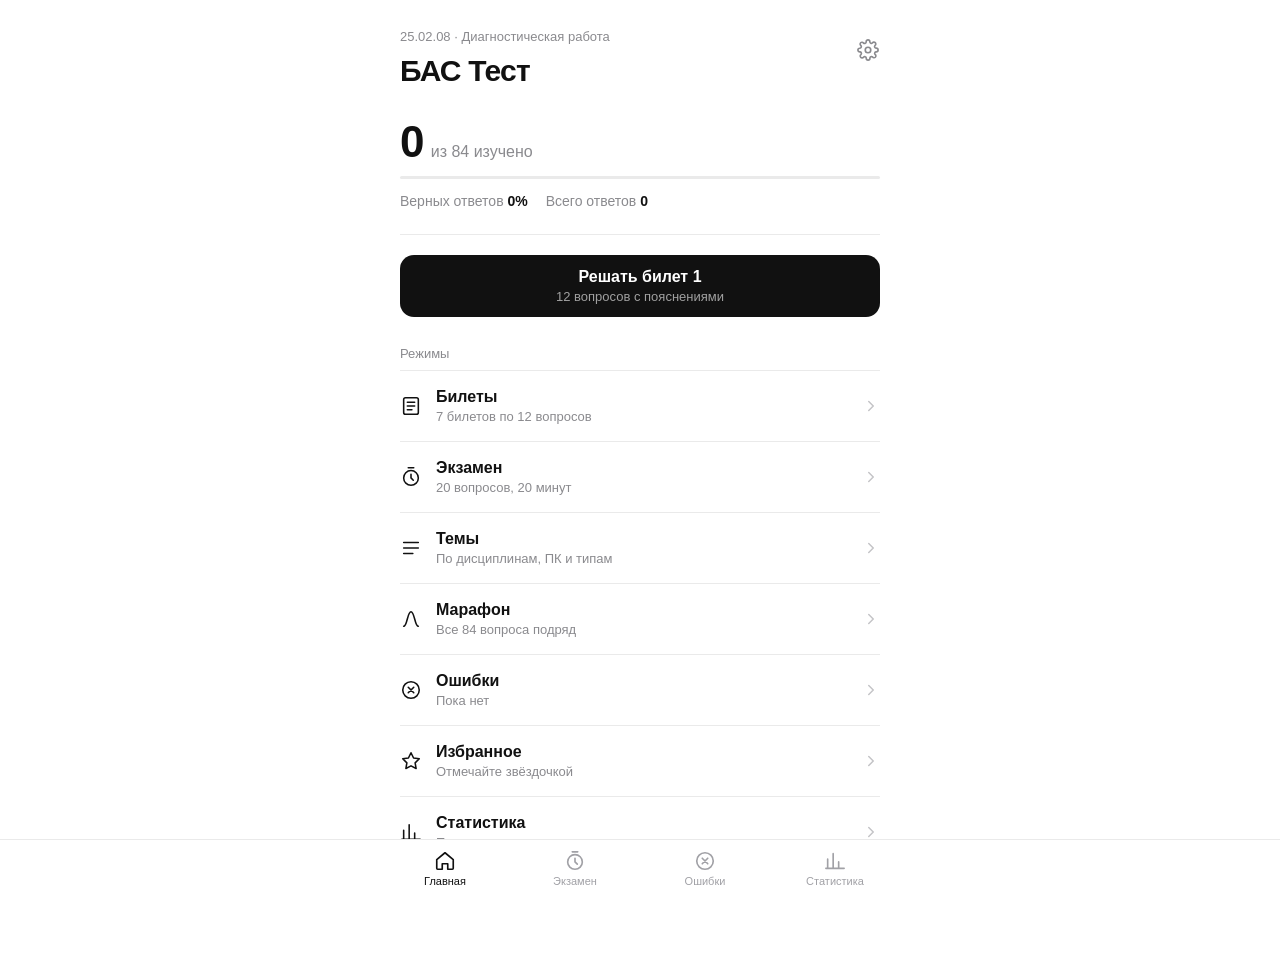
<file: bas-test/index.html>
<!DOCTYPE html>
<html lang="ru">
<head>
  <meta charset="UTF-8">
  <meta name="viewport" content="width=device-width, initial-scale=1, viewport-fit=cover">
  <title>БАС Тест</title>
  <meta name="description" content="Тренажёр для подготовки к диагностической работе 25.02.08 «Эксплуатация беспилотных авиационных систем»">
  <link rel="manifest" href="manifest.webmanifest">
  <meta name="theme-color" content="#FFFFFF" media="(prefers-color-scheme: light)">
  <meta name="theme-color" content="#0B0B0C" media="(prefers-color-scheme: dark)">
  <link rel="icon" href="icons/icon.svg" type="image/svg+xml">
  <link rel="apple-touch-icon" href="icons/apple-touch-icon.png">
  <meta name="apple-mobile-web-app-capable" content="yes">
  <meta name="mobile-web-app-capable" content="yes">
  <meta name="apple-mobile-web-app-title" content="БАС Тест">
  <meta name="apple-mobile-web-app-status-bar-style" content="default">
  <link rel="stylesheet" href="style.css">
</head>
<body>
  <div id="app">
    <main id="view" class="view"></main>
  </div>
  <nav class="tabbar" id="tabbar" aria-label="Разделы">
    <div class="inner">
      <button data-tab="home" aria-label="Главная">
        <svg viewBox="0 0 24 24" fill="none" stroke="currentColor" stroke-width="2" stroke-linecap="round" stroke-linejoin="round"><path d="M3 10.5 12 3l9 7.5V20a1 1 0 0 1-1 1h-5v-6H9v6H4a1 1 0 0 1-1-1z"/></svg>
        Главная
      </button>
      <button data-tab="examIntro" aria-label="Экзамен">
        <svg viewBox="0 0 24 24" fill="none" stroke="currentColor" stroke-width="2" stroke-linecap="round" stroke-linejoin="round"><circle cx="12" cy="13" r="8"/><path d="M12 9v4l2.5 2.5M9 2h6"/></svg>
        Экзамен
      </button>
      <button data-tab="mistakes" aria-label="Ошибки">
        <svg viewBox="0 0 24 24" fill="none" stroke="currentColor" stroke-width="2" stroke-linecap="round" stroke-linejoin="round"><circle cx="12" cy="12" r="9"/><path d="m15 9-6 6M9 9l6 6"/></svg>
        Ошибки
        <span class="dot hidden" id="mistakesDot"></span>
      </button>
      <button data-tab="stats" aria-label="Статистика">
        <svg viewBox="0 0 24 24" fill="none" stroke="currentColor" stroke-width="2" stroke-linecap="round" stroke-linejoin="round"><path d="M4 20V10M10 20V4M16 20v-7M22 20H2"/></svg>
        Статистика
      </button>
    </div>
  </nav>
  <script src="questions.js"></script>
  <script src="app.js"></script>
</body>
</html>
</file>
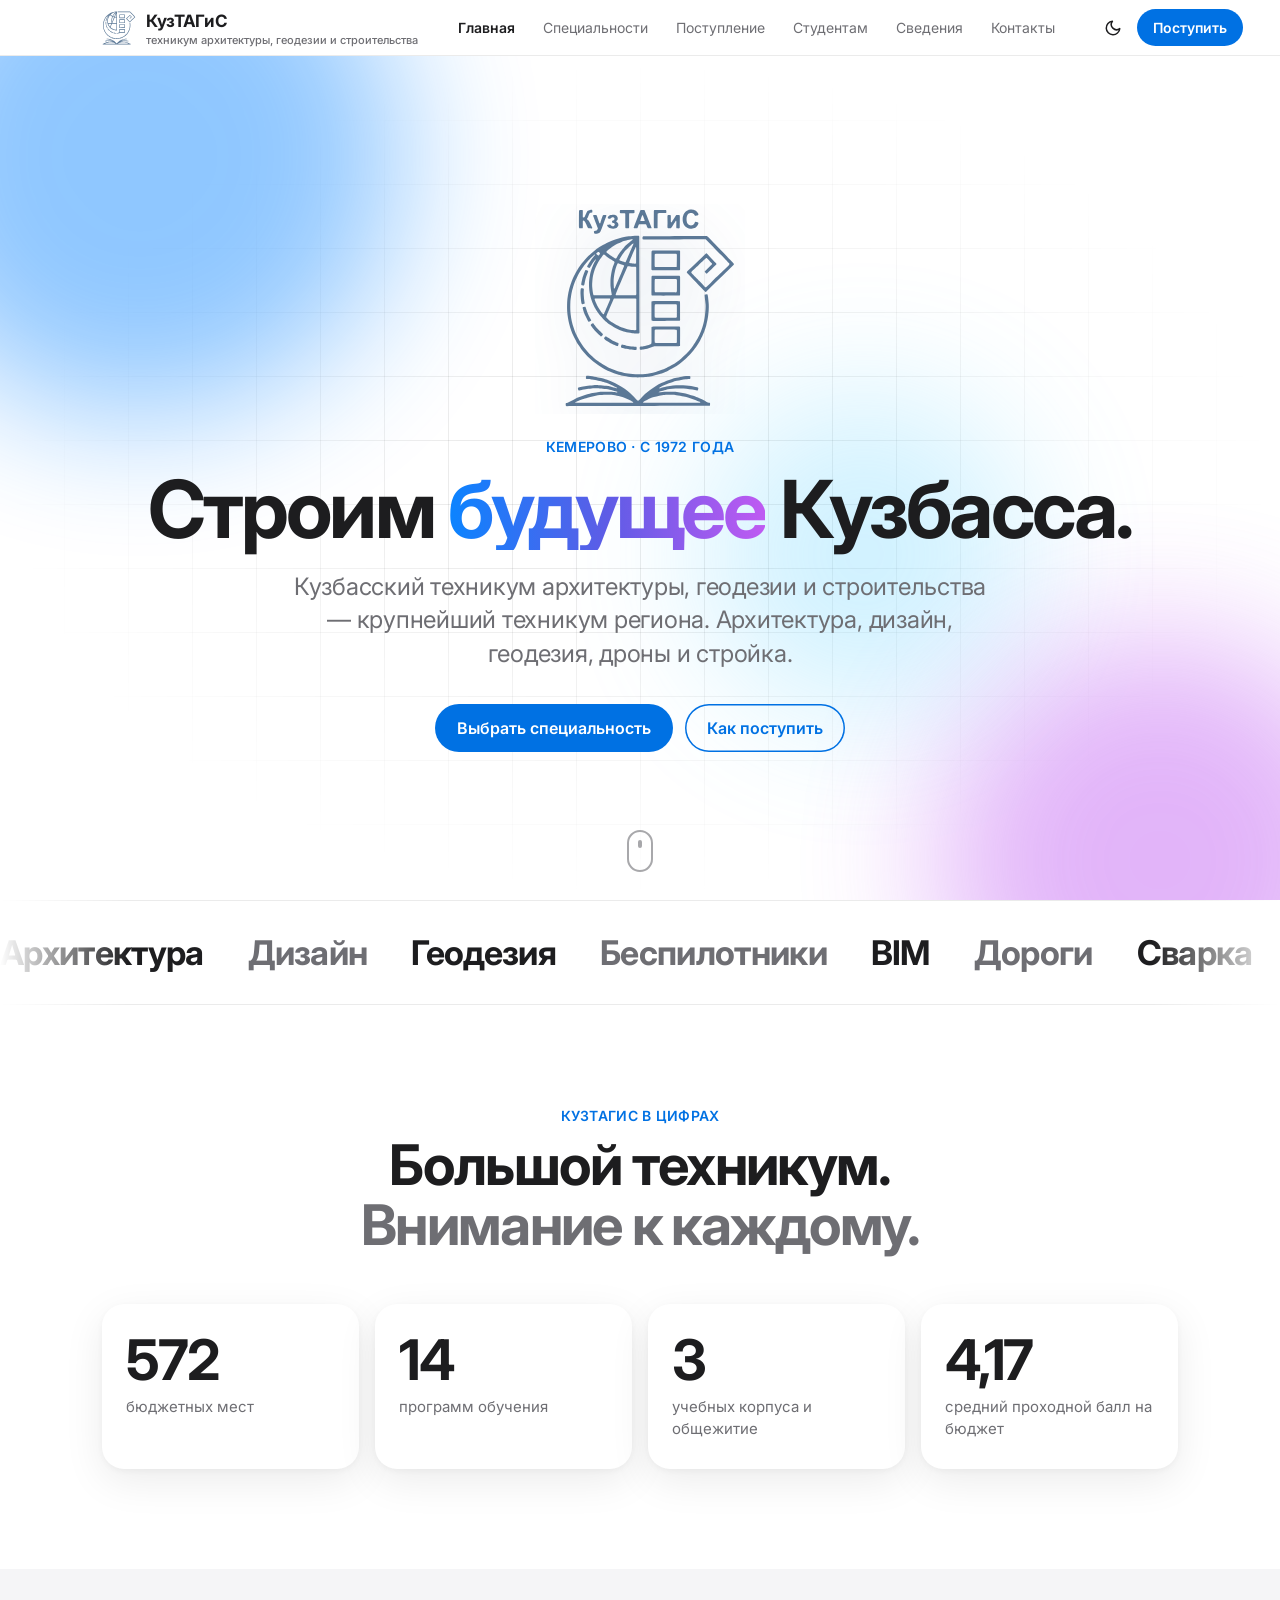
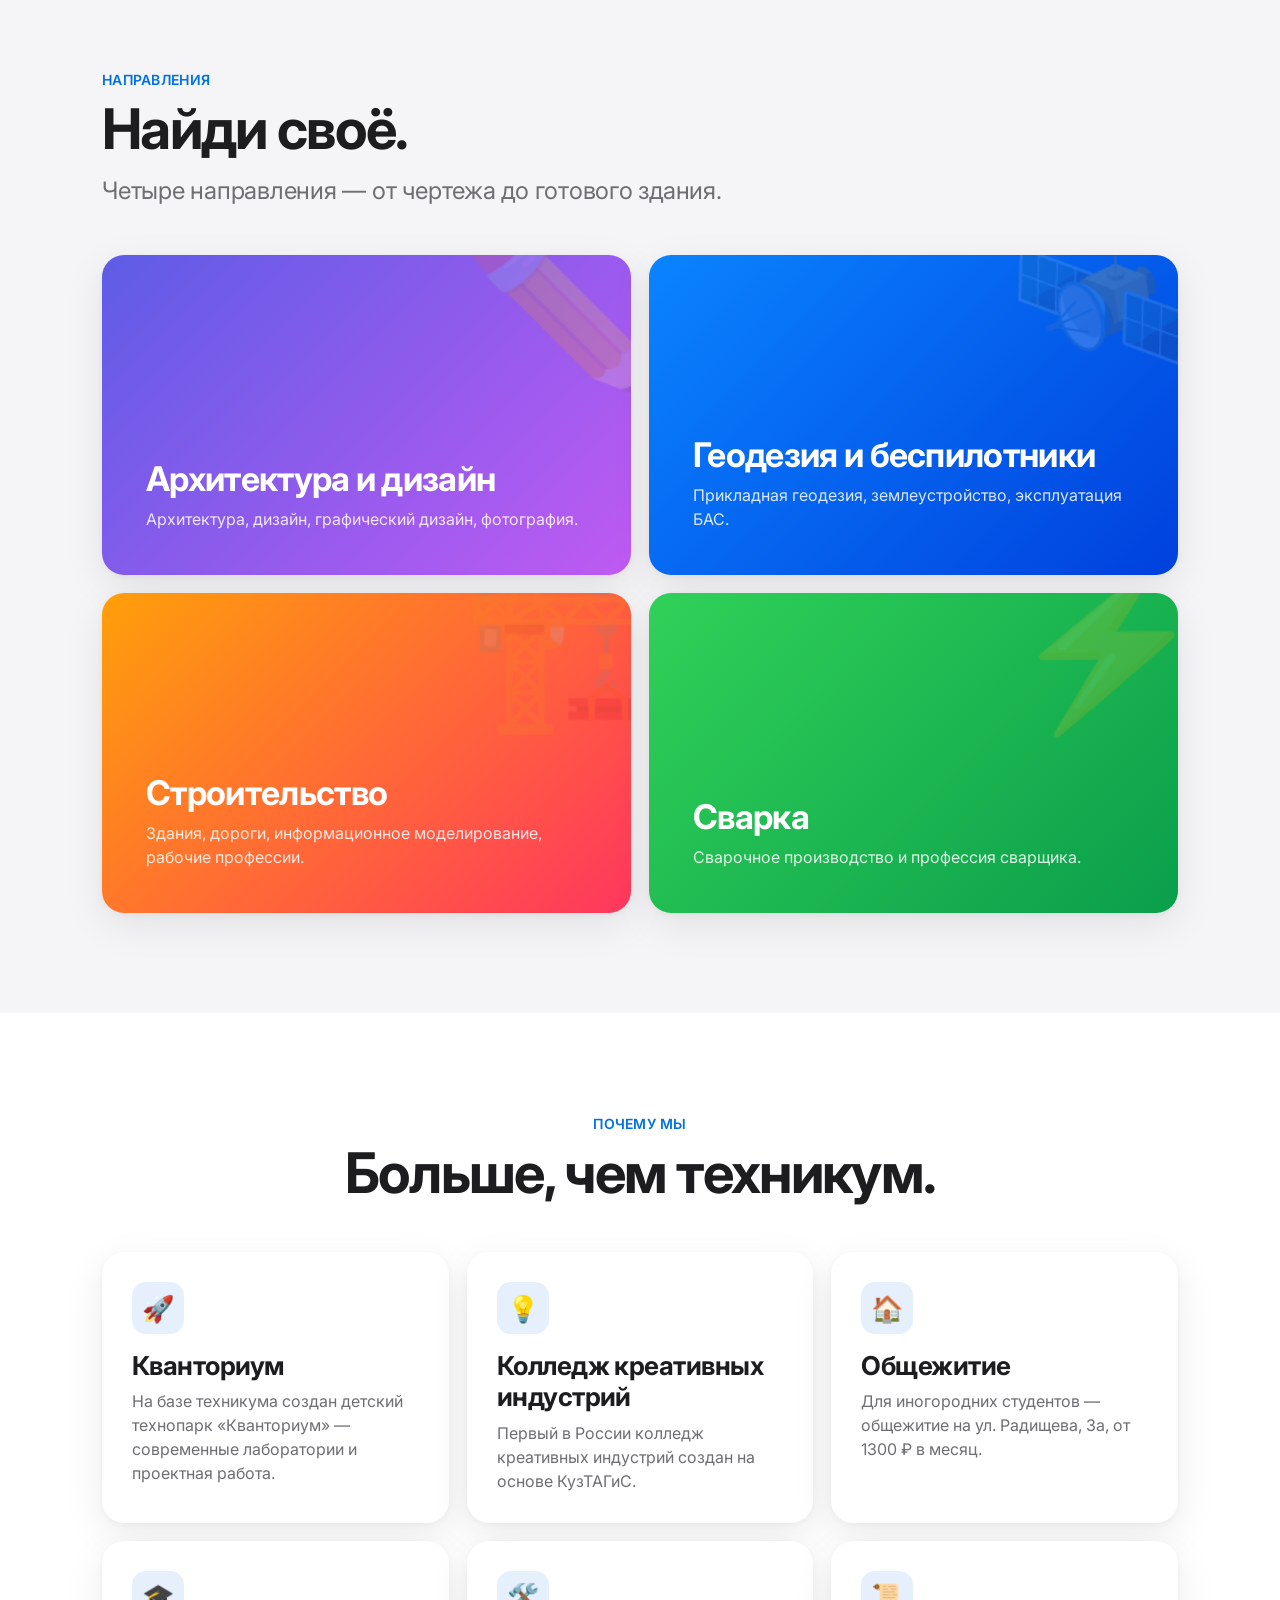
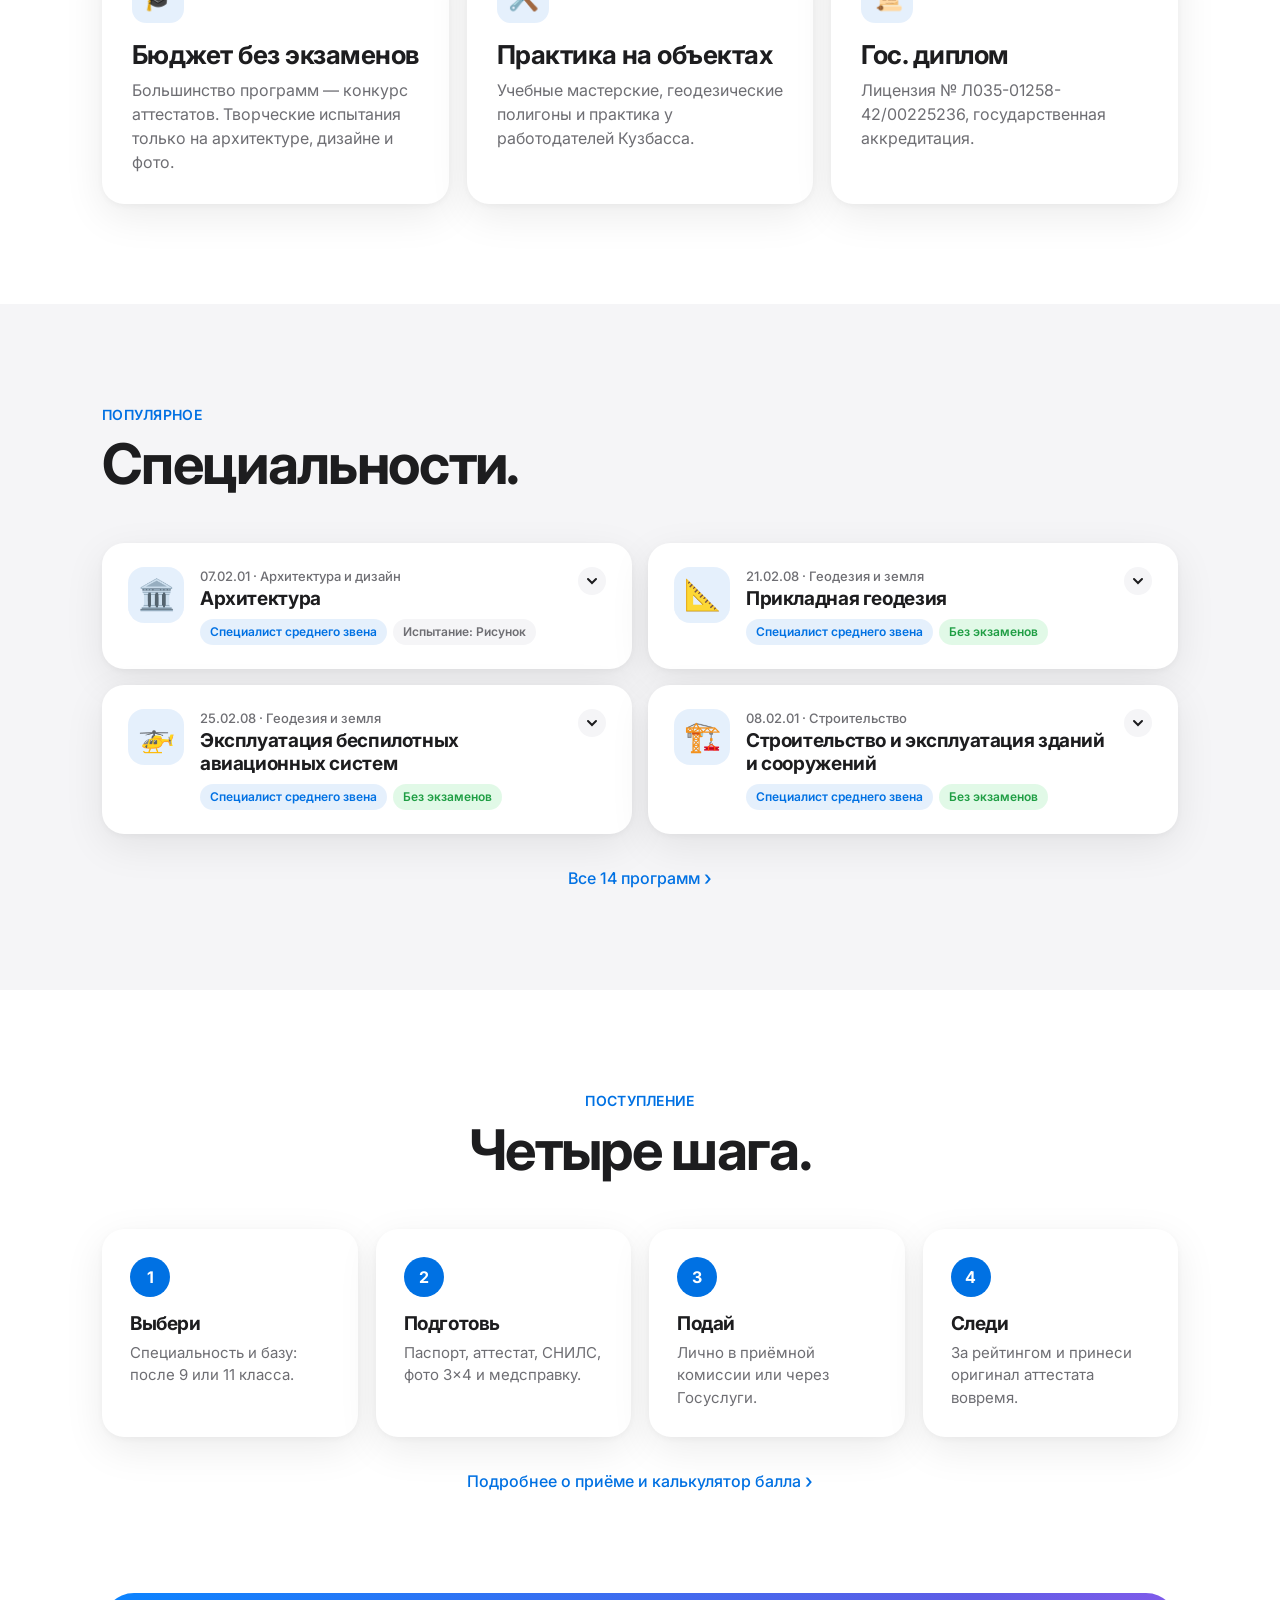
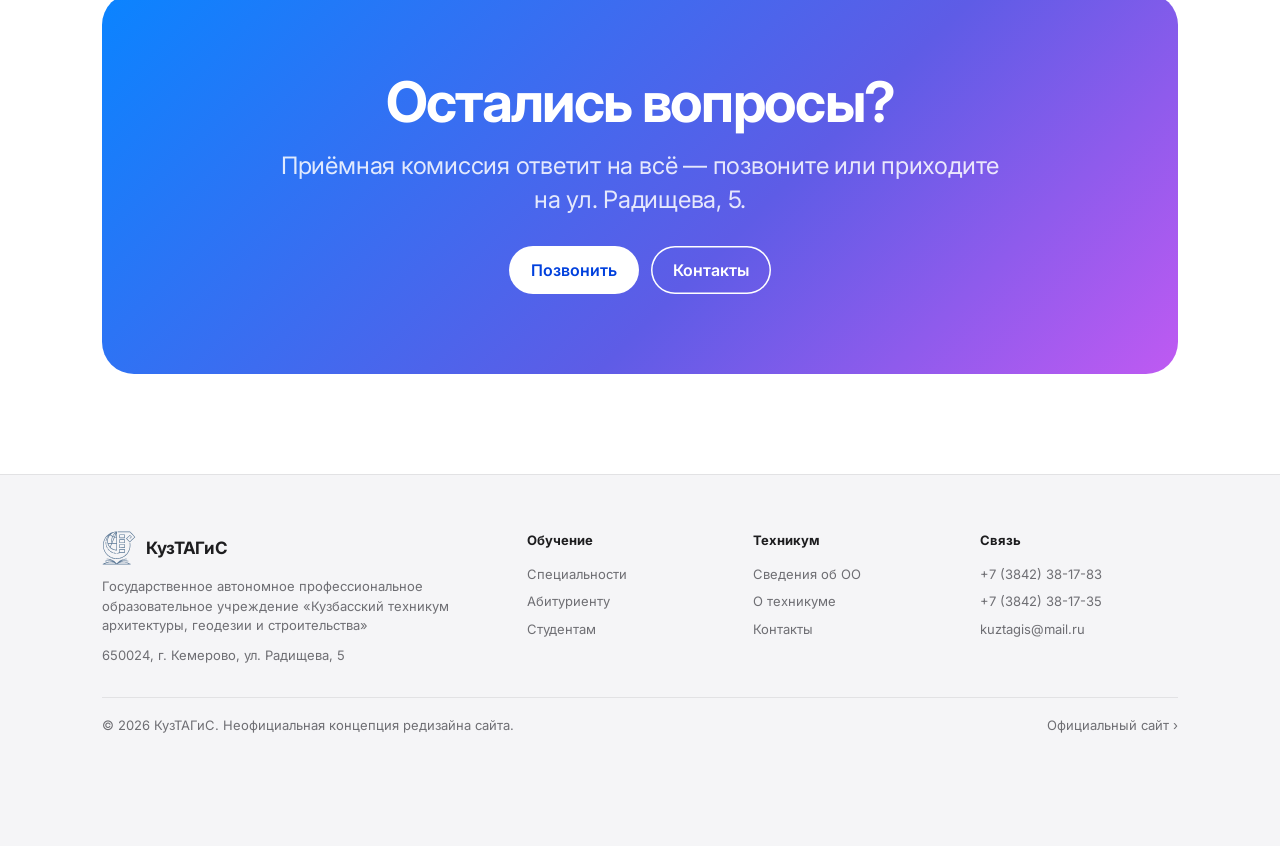
<file: kuztagis/index.html>
<!doctype html>
<html lang="ru">
<head>
<meta charset="utf-8">
<meta name="viewport" content="width=device-width,initial-scale=1,viewport-fit=cover">
<title>КузТАГиС — Кузбасский техникум архитектуры, геодезии и строительства</title>
<meta name="description" content="КузТАГиС — крупнейший техникум Кузбасса. 14 программ обучения, 585 бюджетных мест, общежитие. Кемерово, ул. Радищева, 5.">
<meta name="theme-color" content="#0071e3">
<link rel="icon" href="assets/logo.svg" type="image/svg+xml">
<link rel="apple-touch-icon" href="assets/logo.svg">
<link rel="preconnect" href="https://fonts.googleapis.com"><link href="https://fonts.googleapis.com/css2?family=Inter:wght@400;500;600;700&display=swap" rel="stylesheet">
<link rel="stylesheet" href="assets/style.css">
</head>
<body data-page="home">
<main>

<section class="hero">
  <div class="hero-bg"><div class="grid-lines"></div><div class="blob b1"></div><div class="blob b2"></div><div class="blob b3"></div></div>
  <div class="wrap">
    <svg class="hero-logo" viewBox="0 0 320 320" role="img" aria-label="Логотип КузТАГиС"><path fill="currentColor" fill-rule="evenodd" d="M266.80 304.50C266.80 304.16 266.76 303.78 266.65 303.50C266.53 303.24 266.36 302.95 266.09 302.87C265.56 302.70 264.30 302.84 263.50 302.49C262.15 301.90 259.89 300.29 258.00 299.33C255.85 298.24 253.10 296.99 250.60 295.94C247.82 294.78 243.98 293.31 241.30 292.34C239.06 291.53 236.48 290.70 234.50 290.12C232.82 289.63 231.11 289.24 229.40 288.87C227.10 288.37 223.58 287.58 220.70 287.12C217.85 286.67 214.35 286.33 212.10 286.12C210.47 285.98 208.83 285.91 207.20 285.91C204.73 285.91 199.93 285.94 197.30 286.12C195.32 286.25 192.94 286.79 191.40 286.97C190.29 287.09 188.05 287.16 188.05 287.16C188.05 287.16 188.48 286.54 188.80 286.37C189.39 286.06 190.64 285.56 191.60 285.27C193.30 284.75 196.68 283.80 199.00 283.27C201.15 282.77 203.32 282.36 205.50 282.05C208.02 281.69 211.30 281.28 214.10 281.11C216.83 280.94 219.57 280.94 222.30 281.00C225.08 281.07 227.98 281.23 230.80 281.52C233.72 281.83 237.13 282.36 239.80 282.83C242.15 283.24 245.50 284.11 246.80 284.34C247.06 284.39 247.59 284.25 247.59 284.25C247.59 284.25 248.18 283.67 248.32 283.30C248.55 282.74 248.89 281.44 248.92 280.90C248.93 280.58 248.71 280.27 248.48 280.06C248.21 279.80 247.74 279.48 247.30 279.39C244.99 278.88 238.20 277.56 234.60 277.03C231.65 276.60 228.68 276.34 225.70 276.22C222.42 276.08 218.25 276.05 214.90 276.21C211.79 276.35 208.68 276.68 205.60 277.15C202.38 277.63 198.18 278.52 195.60 279.13C193.74 279.57 191.22 280.51 190.10 280.78C189.70 280.87 188.88 280.71 188.88 280.71C188.88 280.71 188.90 280.45 188.98 280.35C189.10 280.21 189.37 280.01 189.60 279.89C190.89 279.21 194.30 277.38 196.70 276.27C199.09 275.16 201.92 274.02 204.00 273.21C205.71 272.55 207.45 271.97 209.20 271.44C211.25 270.82 214.05 270.05 216.30 269.49C218.42 268.97 220.55 268.50 222.70 268.13C224.93 267.73 227.50 267.38 229.70 267.13C231.76 266.91 235.90 266.66 235.90 266.66C235.90 266.66 236.56 266.17 236.69 265.80C236.84 265.37 236.81 264.63 236.78 264.10C236.76 263.60 236.53 262.61 236.53 262.61C236.53 262.61 235.98 261.94 235.60 261.92C234.54 261.85 231.99 262.05 230.20 262.22C228.20 262.41 225.78 262.67 223.60 263.05C220.83 263.52 215.92 264.57 213.60 265.09C212.28 265.39 210.98 265.76 209.70 266.18C207.55 266.88 203.57 268.16 200.70 269.27C197.92 270.36 195.19 271.58 192.50 272.88C189.77 274.21 186.94 275.63 184.30 277.24C181.43 278.98 178.02 281.35 175.30 283.36C172.78 285.23 169.85 287.73 168.00 289.32C166.68 290.46 165.43 291.67 164.22 292.92C162.62 294.56 159.57 298.03 158.40 299.20C158.07 299.53 157.20 299.93 157.20 299.93C157.20 299.93 156.47 299.66 156.20 299.39C154.85 298.07 151.56 294.37 149.10 292.01C146.60 289.60 143.86 287.11 141.19 284.98C138.61 282.93 135.89 281.04 133.10 279.27C129.97 277.29 125.78 274.83 122.40 273.11C119.29 271.53 115.32 269.99 112.80 268.98C110.99 268.25 109.16 267.60 107.30 267.01C105.30 266.37 102.99 265.68 100.80 265.16C98.02 264.51 94.03 263.58 90.60 263.06C86.98 262.52 81.18 262.05 79.10 261.90C78.77 261.88 78.14 262.17 78.14 262.17C78.14 262.17 77.77 262.69 77.73 263.00C77.65 263.60 77.54 265.19 77.64 265.80C77.70 266.16 78.31 266.67 78.31 266.67C78.31 266.67 84.58 267.19 86.80 267.43C88.41 267.61 90.01 267.82 91.60 268.13C93.90 268.57 98.40 269.58 100.60 270.11C102.02 270.46 103.41 270.89 104.80 271.34C106.77 271.99 110.32 273.19 112.40 273.98C114.07 274.62 115.69 275.36 117.30 276.14C119.27 277.08 122.90 278.96 124.20 279.65C124.51 279.81 124.89 280.07 125.07 280.24C125.20 280.36 125.30 280.71 125.30 280.71C125.30 280.71 124.56 280.89 124.20 280.81C122.48 280.39 117.58 278.84 115.00 278.23C112.93 277.73 110.82 277.37 108.70 277.12C105.72 276.77 100.38 276.28 97.10 276.11C94.40 275.97 91.70 275.95 89.00 276.12C85.83 276.31 81.37 276.79 78.10 277.25C75.18 277.66 71.37 278.45 69.40 278.87C68.35 279.09 66.94 279.52 66.30 279.74C66.03 279.83 65.57 280.16 65.57 280.16C65.57 280.16 65.30 280.64 65.34 280.90C65.41 281.47 65.82 283.04 66.02 283.60C66.11 283.86 66.52 284.26 66.52 284.26C66.52 284.26 67.38 284.40 67.80 284.32C68.75 284.14 70.72 283.48 72.20 283.17C73.77 282.84 75.53 282.56 77.20 282.33C79.53 282.01 83.32 281.47 86.20 281.23C88.96 281.01 92.42 280.94 94.50 280.90C95.90 280.88 97.30 280.90 98.70 281.01C101.00 281.20 105.77 281.70 108.30 282.03C110.18 282.28 112.05 282.60 113.90 283.02C116.32 283.57 120.90 284.80 122.80 285.34C123.65 285.58 124.82 286.01 125.29 286.27C125.51 286.39 125.67 286.91 125.67 286.91C125.67 286.91 124.76 287.13 124.30 287.08C122.90 286.96 119.32 286.33 117.30 286.13C115.61 285.97 113.90 285.91 112.20 285.91C109.65 285.90 105.12 285.91 102.00 286.11C99.15 286.29 95.85 286.77 93.50 287.09C91.62 287.35 89.63 287.71 87.90 288.07C86.29 288.40 84.69 288.80 83.10 289.23C81.15 289.75 78.47 290.44 76.20 291.18C73.63 292.01 70.25 293.24 67.70 294.21C65.41 295.08 63.12 295.95 60.90 297.00C57.90 298.41 51.95 301.66 49.70 302.70C48.99 303.04 47.89 303.05 47.41 303.28C47.11 303.43 46.90 303.77 46.84 304.10C46.74 304.62 46.75 305.81 46.80 306.40C46.84 306.83 47.16 307.66 47.16 307.66C47.16 307.66 47.90 308.00 48.30 308.00C84.66 307.99 229.00 307.68 265.30 307.58C265.57 307.58 265.87 307.53 266.09 307.42C266.31 307.30 266.56 307.13 266.62 306.89C266.74 306.41 266.79 305.06 266.80 304.50ZM164.59 302.49C164.59 302.49 164.76 302.12 164.91 302.00C165.37 301.64 166.47 300.83 167.30 300.33C168.26 299.74 169.55 299.06 170.70 298.48C172.08 297.78 173.93 296.84 175.60 296.15C177.37 295.43 179.37 294.70 181.30 294.14C183.62 293.46 186.80 292.61 189.50 292.09C192.14 291.59 195.55 291.25 197.50 291.03C198.73 290.90 199.96 290.83 201.20 290.80C203.02 290.76 206.03 290.72 208.40 290.81C210.74 290.89 213.08 291.01 215.40 291.32C218.45 291.73 223.57 292.63 226.70 293.27C229.23 293.78 231.73 294.44 234.20 295.18C236.92 295.98 240.20 297.07 243.00 298.11C245.70 299.11 249.50 300.70 251.00 301.40C251.41 301.59 252.00 302.29 252.00 302.29C252.00 302.29 251.77 302.64 251.77 302.64C251.77 302.64 251.33 302.79 251.10 302.79C236.72 302.83 179.88 302.90 165.50 302.90C165.27 302.90 164.83 302.81 164.83 302.81C164.83 302.81 164.59 302.49 164.59 302.49ZM61.15 302.68C61.15 302.68 61.45 302.17 61.70 302.04C62.86 301.47 66.33 299.95 68.10 299.21C69.48 298.63 70.88 298.09 72.30 297.60C74.30 296.92 77.46 295.81 80.10 295.10C83.47 294.19 88.35 292.86 92.50 292.15C96.63 291.43 101.47 291.02 105.00 290.80C107.89 290.62 111.33 290.73 113.70 290.81C115.54 290.86 117.37 291.02 119.20 291.22C121.05 291.43 122.98 291.73 124.80 292.06C126.58 292.39 128.36 292.74 130.10 293.22C132.00 293.74 134.21 294.42 136.20 295.18C138.38 296.02 141.08 297.20 143.20 298.24C145.15 299.20 147.80 300.72 148.90 301.41C149.27 301.65 149.80 302.39 149.80 302.39C149.80 302.39 149.39 302.86 149.39 302.86C149.39 302.86 148.67 303.00 148.30 303.00C133.65 303.03 61.51 303.03 61.51 303.03C61.51 303.03 61.15 302.68 61.15 302.68ZM130.98 217.20C130.90 217.56 131.17 218.28 131.17 218.28C131.17 218.28 131.68 218.78 132.00 218.89C133.32 219.29 137.03 220.27 139.10 220.73C140.85 221.12 142.62 221.44 144.40 221.65C146.83 221.92 152.01 222.32 153.70 222.39C154.01 222.40 154.56 222.05 154.56 222.05C154.56 222.05 154.92 221.58 154.94 221.30C154.98 220.68 154.89 218.90 154.80 218.30C154.76 218.06 154.56 217.84 154.37 217.70C154.19 217.56 153.94 217.47 153.70 217.44C152.05 217.28 146.87 217.00 144.50 216.72C142.82 216.53 141.15 216.18 139.50 215.81C137.57 215.38 132.90 214.15 132.90 214.15C132.90 214.15 132.21 214.34 132.03 214.62C131.71 215.13 131.12 216.59 130.98 217.20ZM105.32 204.40C105.15 204.72 105.30 205.49 105.30 205.49C105.30 205.49 106.20 206.34 106.70 206.71C107.52 207.30 108.99 208.36 110.20 209.09C111.92 210.13 114.67 211.79 117.00 212.97C119.47 214.21 123.52 215.94 125.00 216.53C125.28 216.64 125.89 216.52 125.89 216.52C125.89 216.52 126.45 216.17 126.59 215.89C126.85 215.32 127.50 213.10 127.50 213.10C127.50 213.10 127.07 212.14 127.07 212.14C127.07 212.14 124.87 211.28 123.80 210.77C122.10 209.97 119.13 208.59 116.90 207.31C114.37 205.86 110.12 202.99 108.60 202.07C108.36 201.92 108.05 201.80 107.80 201.78C107.57 201.76 107.29 201.76 107.13 201.93C106.71 202.36 105.62 203.81 105.32 204.40ZM159.62 220.70C159.65 221.04 159.74 221.44 159.90 221.68C160.06 221.91 160.32 222.13 160.60 222.14C161.47 222.15 163.62 222.04 165.10 221.77C167.20 221.37 170.55 220.56 173.20 219.78C175.84 219.00 179.38 217.59 181.00 217.08C181.61 216.89 182.26 216.72 182.90 216.72C189.28 216.65 213.05 216.73 219.30 216.68C219.67 216.68 220.12 216.56 220.40 216.43C220.63 216.32 220.83 216.11 220.95 215.89C221.07 215.67 221.10 215.37 221.10 215.10C221.12 210.53 221.13 193.13 221.10 188.50C221.10 188.10 220.89 187.31 220.89 187.31C220.89 187.31 220.36 186.73 220.00 186.72C213.70 186.59 190.07 186.49 183.10 186.52C181.46 186.53 179.11 186.73 178.21 186.88C177.96 186.92 177.80 187.19 177.68 187.41C177.56 187.63 177.51 187.93 177.51 188.20C177.49 191.67 177.60 204.12 177.57 208.20C177.56 209.70 177.34 212.70 177.34 212.70C177.34 212.70 176.59 213.48 176.10 213.68C174.88 214.17 171.82 215.13 170.00 215.65C168.42 216.11 166.80 216.52 165.20 216.82C163.61 217.11 160.40 217.42 160.40 217.42C160.40 217.42 159.57 218.40 159.57 218.40C159.57 218.40 159.56 220.15 159.62 220.70ZM182.63 192.10C182.75 191.87 182.99 191.67 183.20 191.56C183.41 191.45 183.66 191.42 183.90 191.42C189.12 191.41 209.24 191.46 214.50 191.50C214.83 191.50 215.24 191.55 215.49 191.67C215.71 191.78 215.90 191.98 216.01 192.21C216.13 192.45 216.19 192.80 216.20 193.10C216.23 196.05 216.24 206.89 216.20 209.90C216.19 210.34 216.07 210.89 215.93 211.19C215.83 211.41 215.61 211.57 215.39 211.67C215.17 211.78 214.87 211.80 214.60 211.80C209.40 211.82 189.46 211.84 184.20 211.80C183.80 211.80 183.29 211.70 183.01 211.57C182.80 211.46 182.63 211.23 182.57 211.00C182.46 210.62 182.38 209.87 182.38 209.30C182.35 206.33 182.36 196.07 182.40 193.20C182.41 192.83 182.50 192.38 182.63 192.10ZM85.41 183.46C85.16 183.67 84.89 184.30 84.89 184.30C84.89 184.30 84.98 184.94 85.15 185.20C85.59 185.90 86.71 187.43 87.55 188.50C88.64 189.88 90.39 192.01 91.72 193.50C92.93 194.87 94.21 196.19 95.52 197.46C96.89 198.79 99.02 200.72 99.90 201.44C100.15 201.64 100.80 201.75 100.80 201.75C100.80 201.75 101.45 201.51 101.69 201.28C102.11 200.85 103.06 199.71 103.34 199.20C103.50 198.91 103.40 198.21 103.40 198.21C103.40 198.21 96.66 191.53 94.73 189.50C93.68 188.40 92.75 187.20 91.83 186.00C90.88 184.77 89.60 182.83 89.04 182.12C88.91 181.94 88.67 181.79 88.50 181.73C88.34 181.67 88.14 181.68 88.00 181.76C87.49 182.05 85.93 183.04 85.41 183.46ZM73.40 157.14C73.10 157.25 72.70 157.80 72.70 157.80C72.70 157.80 72.62 158.61 72.72 159.00C72.96 160.03 73.64 162.40 74.18 164.00C74.71 165.56 75.27 167.11 75.96 168.60C77.13 171.11 80.20 177.25 81.18 179.09C81.30 179.33 81.81 179.60 81.81 179.60C81.81 179.60 82.29 179.65 82.50 179.55C83.06 179.27 84.67 178.32 85.18 177.96C85.37 177.83 85.52 177.59 85.58 177.40C85.63 177.21 85.60 176.98 85.52 176.80C84.73 175.15 82.21 170.69 80.85 167.50C79.45 164.23 77.83 159.01 77.14 157.20C77.05 156.99 76.85 156.80 76.68 156.68C76.51 156.56 76.30 156.45 76.10 156.48C75.55 156.55 73.97 156.91 73.40 157.14ZM177.72 148.61C177.58 148.88 177.45 149.33 177.45 149.70C177.42 154.36 177.52 172.00 177.56 176.60C177.56 176.84 177.60 177.10 177.70 177.30C177.79 177.49 178.12 177.80 178.12 177.80C178.12 177.80 179.97 178.09 180.90 178.10C187.86 178.14 213.24 178.15 219.90 178.06C220.26 178.06 220.85 177.57 220.85 177.57C220.85 177.57 221.10 176.80 221.10 176.40C221.12 171.61 221.08 153.50 220.99 148.80C220.99 148.57 220.57 148.23 220.57 148.23C220.57 148.23 219.80 148.00 219.40 148.00C212.51 147.96 186.05 147.98 179.20 148.00C178.90 148.00 178.55 148.03 178.30 148.14C178.07 148.23 177.84 148.39 177.72 148.61ZM182.57 153.52C182.57 153.52 182.89 153.16 183.11 153.07C183.38 152.97 183.83 152.90 184.20 152.90C189.60 152.90 215.49 153.06 215.49 153.06C215.49 153.06 215.94 153.44 216.03 153.70C216.15 154.04 216.19 154.63 216.19 155.10C216.22 158.07 216.23 168.60 216.20 171.50C216.20 171.84 216.15 172.24 216.03 172.49C215.92 172.72 215.71 172.89 215.49 173.00C215.27 173.11 214.97 173.15 214.70 173.15C209.45 173.18 189.27 173.22 184.00 173.19C183.69 173.19 183.34 173.10 183.11 172.97C182.88 172.84 182.69 172.63 182.59 172.40C182.47 172.14 182.41 171.74 182.40 171.40C182.36 169.07 182.29 161.38 182.32 158.40C182.33 156.77 182.57 153.52 182.57 153.52ZM70.80 128.43C70.49 128.45 70.17 128.66 69.99 128.91C69.78 129.19 69.62 129.68 69.57 130.10C69.46 131.03 69.33 133.17 69.30 134.50C69.28 135.70 69.33 136.90 69.41 138.10C69.53 140.05 69.79 144.00 70.03 146.20C70.22 147.91 70.65 150.27 70.87 151.30C70.95 151.68 71.36 152.36 71.36 152.36C71.36 152.36 71.90 152.69 72.20 152.65C72.82 152.58 74.53 152.10 75.09 151.90C75.28 151.83 75.45 151.66 75.54 151.48C75.64 151.28 75.71 150.96 75.68 150.70C75.58 149.77 75.09 147.51 74.92 145.90C74.68 143.60 74.29 139.60 74.21 136.90C74.14 134.50 74.46 131.00 74.45 129.70C74.44 129.48 74.30 129.28 74.15 129.13C73.99 128.96 73.75 128.76 73.50 128.71C72.94 128.60 71.39 128.40 70.80 128.43ZM177.82 109.93C177.82 109.93 177.55 110.43 177.55 110.70C177.49 115.36 177.49 133.23 177.50 137.90C177.50 138.17 177.50 138.47 177.59 138.70C177.67 138.93 178.02 139.30 178.02 139.30C178.02 139.30 180.67 139.59 182.00 139.60C188.93 139.65 213.22 139.62 219.60 139.59C219.84 139.59 220.10 139.54 220.30 139.44C220.49 139.34 220.70 139.19 220.79 138.99C220.93 138.70 221.09 138.14 221.10 137.70C221.15 133.05 221.12 115.67 221.10 111.10C221.09 110.83 221.07 110.53 220.96 110.30C220.86 110.07 220.71 109.83 220.49 109.70C220.24 109.57 219.84 109.50 219.50 109.50C212.57 109.46 185.85 109.40 178.90 109.47C178.51 109.47 177.82 109.93 177.82 109.93ZM182.64 114.92C182.75 114.70 182.98 114.55 183.20 114.45C183.43 114.35 183.73 114.31 184.00 114.31C189.25 114.29 209.45 114.31 214.70 114.35C214.97 114.35 215.27 114.40 215.49 114.54C215.72 114.69 215.95 114.93 216.05 115.20C216.18 115.54 216.27 116.13 216.27 116.60C216.32 119.33 216.36 128.70 216.30 131.60C216.28 132.41 216.03 133.51 215.87 134.00C215.78 134.24 215.53 134.43 215.30 134.54C215.05 134.66 214.70 134.70 214.40 134.70C209.05 134.70 183.21 134.55 183.21 134.55C183.21 134.55 182.71 134.10 182.63 133.80C182.50 133.29 182.42 132.27 182.41 131.50C182.37 128.55 182.36 118.86 182.40 116.10C182.41 115.70 182.51 115.20 182.64 114.92ZM78.60 100.78C78.19 100.63 77.30 100.60 77.30 100.60C77.30 100.60 76.54 100.95 76.38 101.31C75.69 102.91 73.88 108.03 73.15 110.20C72.69 111.55 72.31 112.92 71.99 114.30C71.54 116.23 70.68 120.33 70.45 121.80C70.38 122.23 70.57 123.10 70.57 123.10C70.57 123.10 71.05 123.73 71.40 123.83C72.01 124.00 73.64 124.12 74.20 124.12C74.40 124.12 74.60 123.98 74.74 123.84C74.89 123.68 75.04 123.44 75.10 123.20C75.32 122.23 75.70 119.72 76.12 118.00C76.60 115.97 77.27 113.30 78.02 111.00C78.83 108.48 80.51 104.35 81.00 102.90C81.07 102.71 81.03 102.49 80.96 102.30C80.89 102.11 80.76 101.88 80.57 101.76C80.18 101.51 79.15 100.97 78.60 100.78ZM177.80 71.54C177.80 71.54 177.52 73.71 177.50 74.80C177.44 79.44 177.42 95.17 177.44 99.40C177.44 99.67 177.52 99.98 177.62 100.19C177.70 100.38 177.83 100.59 178.02 100.68C178.34 100.81 179.00 101.00 179.50 101.00C186.18 101.05 211.32 101.02 218.10 101.00C218.80 101.00 219.74 100.95 220.20 100.85C220.46 100.79 220.87 100.38 220.87 100.38C220.87 100.38 221.10 99.67 221.10 99.30C221.14 94.65 221.12 77.12 221.10 72.50C221.10 72.20 221.06 71.83 220.97 71.61C220.90 71.42 220.58 71.14 220.58 71.14C220.58 71.14 217.59 70.92 216.10 70.92C209.29 70.88 185.97 70.87 179.70 70.90C179.30 70.90 178.82 70.98 178.50 71.08C178.24 71.17 177.80 71.54 177.80 71.54ZM182.58 76.52C182.71 76.28 182.95 76.09 183.20 76.00C183.54 75.88 184.13 75.80 184.60 75.80C189.80 75.77 209.25 75.77 214.40 75.80C214.77 75.80 215.22 75.88 215.49 76.01C215.72 76.13 215.90 76.36 216.01 76.60C216.12 76.87 216.19 77.26 216.19 77.60C216.20 80.73 216.04 95.39 216.04 95.39C216.04 95.39 215.73 95.81 215.50 95.92C215.24 96.04 214.84 96.10 214.50 96.10C209.10 96.10 183.10 95.95 183.10 95.95C183.10 95.95 182.67 95.60 182.55 95.40C182.43 95.19 182.41 94.94 182.40 94.70C182.38 91.72 182.37 80.53 182.40 77.50C182.40 77.17 182.45 76.77 182.58 76.52ZM303.22 91.90C303.22 91.90 303.19 91.17 302.96 90.92C296.40 84.01 270.61 57.41 263.87 50.44C263.43 49.99 262.88 49.45 262.50 49.16C262.23 48.95 261.94 48.69 261.60 48.69C245.48 48.68 181.98 48.99 165.80 49.10C165.36 49.11 164.51 49.37 164.51 49.37C164.51 49.37 163.95 49.86 163.89 50.20C163.79 50.86 163.83 52.68 163.90 53.30C163.93 53.53 164.13 53.74 164.33 53.87C164.53 54.01 164.83 54.09 165.10 54.09C180.98 54.04 243.72 53.58 259.60 53.57C259.91 53.57 260.18 53.81 260.39 54.03C264.41 58.08 277.76 71.77 283.69 77.90C287.82 82.17 293.86 88.53 295.99 90.81C296.19 91.03 296.42 91.60 296.42 91.60C296.42 91.60 296.02 92.46 295.70 92.80C293.99 94.57 289.39 99.09 286.20 102.19C281.87 106.39 273.14 114.67 269.71 118.02C268.29 119.40 267.00 120.90 265.59 122.28C264.16 123.69 262.00 125.69 261.10 126.48C260.84 126.71 260.20 127.02 260.20 127.02C260.20 127.02 259.70 126.97 259.51 126.83C259.07 126.51 258.20 125.72 257.61 125.10C256.17 123.59 253.17 120.19 250.88 117.81C247.75 114.54 240.94 107.76 238.82 105.50C238.48 105.14 238.12 104.20 238.12 104.20C238.12 104.20 238.38 103.56 238.60 103.30C239.17 102.65 240.50 101.27 241.51 100.31C245.19 96.78 260.70 82.13 260.70 82.13C260.70 82.13 261.45 82.12 261.70 82.36C263.14 83.74 268.00 88.93 269.34 90.42C269.56 90.66 269.75 91.30 269.75 91.30C269.75 91.30 269.39 92.09 269.10 92.40C267.29 94.25 260.67 100.62 258.93 102.40C258.76 102.58 258.69 102.87 258.68 103.10C258.66 103.33 258.69 103.61 258.83 103.80C259.22 104.28 260.52 105.61 261.00 106.00C261.18 106.16 261.70 106.17 261.70 106.17C261.70 106.17 262.28 105.90 262.50 105.69C264.92 103.36 273.86 94.58 276.20 92.19C276.40 91.99 276.55 91.40 276.55 91.40C276.55 91.40 276.38 90.74 276.16 90.50C273.70 87.83 264.29 77.91 261.78 75.35C261.62 75.17 261.10 75.11 261.10 75.11C261.10 75.11 260.38 75.45 260.10 75.72C255.21 80.35 236.55 98.17 231.74 102.90C231.43 103.21 231.24 104.10 231.24 104.10C231.24 104.10 231.53 104.90 231.81 105.20C236.44 110.10 254.37 128.70 259.02 133.49C259.20 133.68 259.70 133.93 259.70 133.93C259.70 133.93 260.60 133.85 260.90 133.56C267.97 126.81 295.05 100.34 302.10 93.40C302.54 92.96 303.22 91.90 303.22 91.90ZM154.30 48.32C151.75 48.45 146.45 48.77 142.80 49.25C139.30 49.70 135.83 50.35 132.40 51.16C128.97 51.96 125.55 52.94 122.20 54.08C118.77 55.26 115.15 56.67 111.80 58.21C108.48 59.73 104.75 61.81 102.10 63.31C99.97 64.51 97.67 66.03 95.90 67.22C94.39 68.23 92.93 69.30 91.50 70.42C89.85 71.71 87.72 73.48 86.00 74.96C84.36 76.37 82.74 77.80 81.20 79.32C79.59 80.91 77.89 82.72 76.32 84.50C74.68 86.35 72.97 88.37 71.40 90.40C69.68 92.63 67.53 95.57 66.00 97.90C64.62 100.00 63.33 102.35 62.19 104.40C61.14 106.31 60.11 108.23 59.19 110.20C58.12 112.48 56.79 115.41 55.81 118.10C54.66 121.28 53.22 125.67 52.26 129.30C51.34 132.79 50.60 136.50 50.06 139.90C49.54 143.14 49.16 146.42 49.01 149.70C48.83 153.53 48.82 159.02 49.01 162.90C49.17 166.28 49.60 169.65 50.13 173.00C50.67 176.40 51.41 180.02 52.24 183.30C53.04 186.48 54.07 189.77 55.11 192.70C56.10 195.49 57.23 198.22 58.48 200.90C59.81 203.77 61.81 207.55 63.11 209.90C64.08 211.65 65.17 213.34 66.28 215.00C67.67 217.08 69.63 220.02 71.48 222.40C73.34 224.78 75.35 227.08 77.42 229.30C79.57 231.61 82.50 234.47 84.40 236.27C85.81 237.61 87.26 238.91 88.80 240.10C91.12 241.88 95.72 245.22 98.30 246.97C100.24 248.29 102.24 249.52 104.30 250.64C106.73 251.96 110.23 253.69 112.90 254.90C115.32 256.00 117.79 257.00 120.30 257.88C123.03 258.85 127.07 260.05 129.30 260.71C130.75 261.13 132.21 261.55 133.70 261.83C136.25 262.30 141.37 263.19 144.60 263.58C147.42 263.92 150.26 264.09 153.10 264.17C156.03 264.26 159.73 264.17 162.20 264.09C164.10 264.04 166.01 263.94 167.90 263.74C170.08 263.52 173.20 263.10 175.30 262.75C177.05 262.46 178.78 262.10 180.50 261.66C183.17 260.98 188.28 259.62 191.30 258.66C193.78 257.86 196.68 256.63 198.60 255.85C200.02 255.27 201.43 254.64 202.80 253.95C204.87 252.92 208.35 251.23 211.00 249.65C213.97 247.88 217.63 245.50 220.60 243.34C223.45 241.26 226.19 239.03 228.80 236.67C231.51 234.23 234.63 231.03 236.83 228.67C238.67 226.70 240.41 224.65 242.02 222.50C243.99 219.86 247.06 215.30 248.70 212.80C249.83 211.08 250.99 209.03 251.84 207.50C252.55 206.23 253.22 204.93 253.82 203.60C254.84 201.37 256.79 197.12 257.95 194.10C259.04 191.28 260.02 188.41 260.82 185.50C261.66 182.43 262.48 178.25 262.99 175.70C263.35 173.88 263.63 172.04 263.86 170.20C264.14 167.90 264.52 164.68 264.68 161.90C264.83 159.07 264.94 156.10 264.79 153.20C264.63 149.82 263.95 144.05 263.68 141.60C263.56 140.56 263.29 139.12 263.13 138.50C263.07 138.26 262.92 138.02 262.74 137.86C262.57 137.71 262.34 137.55 262.10 137.56C261.49 137.59 259.70 137.89 259.10 138.05C258.87 138.11 258.66 138.32 258.55 138.51C258.43 138.71 258.40 138.97 258.42 139.20C258.64 141.56 259.64 149.38 259.88 152.70C260.04 154.83 260.01 156.97 259.89 159.10C259.73 162.12 259.25 167.67 258.88 170.80C258.59 173.18 258.16 175.55 257.65 177.90C257.11 180.40 256.28 183.53 255.63 185.80C255.08 187.72 254.38 189.72 253.73 191.50C253.12 193.19 252.45 194.85 251.74 196.50C250.96 198.30 249.96 200.50 249.06 202.30C248.20 204.00 247.28 205.67 246.29 207.30C244.96 209.52 242.85 213.03 241.06 215.60C239.35 218.06 237.50 220.42 235.56 222.70C233.46 225.15 230.67 228.12 228.50 230.28C226.59 232.17 224.57 233.95 222.50 235.66C220.42 237.38 218.23 239.04 216.00 240.60C213.67 242.24 211.02 244.00 208.50 245.49C206.03 246.95 203.00 248.49 200.90 249.52C199.27 250.33 197.61 251.08 195.90 251.71C193.07 252.75 187.32 254.80 183.90 255.81C181.11 256.63 178.07 257.24 175.40 257.75C172.92 258.22 170.33 258.61 167.90 258.87C165.54 259.12 163.17 259.23 160.80 259.29C158.30 259.37 155.52 259.38 152.90 259.29C150.30 259.21 147.47 259.02 145.10 258.77C142.95 258.54 140.82 258.22 138.70 257.80C136.00 257.27 131.48 256.25 128.90 255.57C126.97 255.06 125.08 254.41 123.20 253.73C120.95 252.92 117.43 251.58 115.40 250.72C113.90 250.10 112.44 249.37 111.00 248.62C109.18 247.68 106.61 246.36 104.50 245.09C102.07 243.62 98.85 241.55 96.40 239.80C94.12 238.16 91.65 236.11 89.80 234.56C88.25 233.25 86.75 231.87 85.31 230.48C83.87 229.09 82.48 227.66 81.14 226.19C79.70 224.61 78.08 222.78 76.65 221.00C75.18 219.17 73.67 217.19 72.30 215.20C70.76 212.97 68.89 210.18 67.40 207.60C65.91 205.04 64.39 201.87 63.34 199.70C62.53 198.03 61.73 196.34 61.08 194.60C60.07 191.92 58.30 187.10 57.31 183.60C56.38 180.32 55.69 176.96 55.13 173.60C54.56 170.23 54.09 166.82 53.92 163.40C53.71 159.33 53.72 153.20 53.92 149.20C54.08 145.91 54.75 141.92 55.11 139.40C55.37 137.62 55.67 135.85 56.08 134.10C56.59 131.93 57.47 128.68 58.15 126.40C58.75 124.38 59.36 122.35 60.16 120.40C61.31 117.55 63.78 112.03 65.09 109.30C65.96 107.48 66.95 105.72 68.01 104.00C69.40 101.77 71.49 98.50 73.38 95.90C75.26 93.31 77.71 90.35 79.35 88.40C80.58 86.95 81.86 85.54 83.22 84.21C85.10 82.38 89.20 78.61 90.60 77.42C90.87 77.19 91.60 77.04 91.60 77.04C91.60 77.04 91.65 77.51 91.52 77.68C90.86 78.55 88.87 80.73 87.65 82.30C86.44 83.86 85.28 85.45 84.20 87.10C82.94 89.02 80.87 92.45 80.09 93.80C79.84 94.24 79.54 95.20 79.54 95.20C79.54 95.20 79.66 95.76 79.84 95.96C80.10 96.23 80.65 96.61 81.10 96.84C81.59 97.10 82.39 97.41 82.80 97.49C83.06 97.54 83.58 97.32 83.58 97.32C83.58 97.32 87.04 91.62 88.30 89.70C89.18 88.36 90.46 86.68 91.13 85.80C91.50 85.32 92.04 84.69 92.33 84.43C92.46 84.31 92.85 84.24 92.85 84.24C92.85 84.24 92.88 84.63 92.80 84.80C92.35 85.71 90.95 88.13 90.16 89.70C89.43 91.18 88.74 92.68 88.10 94.20C87.41 95.83 86.58 97.69 86.03 99.50C85.28 101.93 84.22 105.65 83.63 108.80C83.01 112.12 82.50 116.27 82.30 119.40C82.13 122.13 82.26 125.03 82.42 127.60C82.56 130.01 82.82 132.42 83.22 134.80C83.67 137.42 84.40 140.82 85.08 143.30C85.67 145.48 86.47 147.62 87.29 149.70C88.11 151.77 88.99 153.81 90.00 155.80C91.10 157.98 92.72 160.87 93.91 162.80C94.90 164.40 95.97 165.94 97.14 167.40C98.79 169.47 101.58 172.90 103.80 175.20C105.89 177.35 108.72 179.70 110.50 181.18C111.77 182.25 113.13 183.20 114.50 184.13C116.05 185.18 117.96 186.50 119.80 187.50C122.17 188.79 125.85 190.67 128.70 191.88C131.37 193.00 134.68 194.05 136.90 194.72C138.57 195.23 140.29 195.56 142.00 195.90C143.85 196.26 145.99 196.66 148.00 196.88C150.15 197.11 153.23 197.23 154.90 197.30C155.93 197.34 157.35 197.33 158.00 197.29C158.27 197.27 158.77 197.01 158.77 197.01C158.77 197.01 159.28 196.31 159.28 195.90C159.30 171.38 158.99 74.38 158.90 49.90C158.90 49.60 158.85 49.25 158.72 49.01C158.59 48.77 158.37 48.51 158.10 48.47C157.36 48.35 155.56 48.25 154.30 48.32ZM91.31 144.09C91.31 144.09 91.97 143.90 92.30 143.90C96.08 143.89 110.30 143.93 114.00 144.02C114.21 144.02 114.49 144.42 114.49 144.42C114.49 144.42 114.59 145.10 114.46 145.40C112.91 149.20 106.82 163.45 105.18 167.20C105.07 167.46 104.68 167.89 104.68 167.89C104.68 167.89 104.36 168.01 104.20 167.98C104.03 167.94 103.79 167.81 103.64 167.65C103.14 167.12 101.93 165.81 101.18 164.80C100.20 163.47 98.75 161.35 97.72 159.70C96.74 158.14 95.73 156.28 94.99 154.90C94.37 153.75 93.78 152.59 93.26 151.40C92.60 149.92 91.47 147.10 91.07 146.00C90.93 145.62 90.83 144.80 90.83 144.80C90.83 144.80 91.31 144.09 91.31 144.09ZM120.41 144.18C120.70 144.00 121.19 143.83 121.60 143.83C127.08 143.79 147.88 143.86 153.30 143.96C153.61 143.97 154.10 144.43 154.10 144.43C154.10 144.43 154.36 145.00 154.36 145.30C154.41 153.01 154.41 182.98 154.38 190.70C154.38 191.00 154.32 191.35 154.22 191.60C154.13 191.82 153.98 192.04 153.78 192.17C153.57 192.29 153.27 192.36 153.00 192.35C152.09 192.32 149.86 192.18 148.30 191.97C146.27 191.69 143.17 191.24 140.80 190.70C138.53 190.18 136.10 189.41 134.10 188.73C132.30 188.11 130.30 187.25 128.80 186.61C127.55 186.07 126.29 185.52 125.10 184.86C123.32 183.88 120.27 182.14 118.10 180.69C116.02 179.31 113.64 177.47 112.10 176.20C110.95 175.26 109.47 173.78 108.88 173.10C108.65 172.83 108.53 172.45 108.56 172.10C108.59 171.65 108.84 170.95 109.07 170.40C110.96 165.87 117.99 149.27 119.88 144.90C120.00 144.63 120.16 144.34 120.41 144.18ZM153.77 96.01C153.96 96.15 154.19 96.36 154.19 96.60C154.30 103.27 154.40 129.02 154.40 136.00C154.40 136.83 154.17 138.47 154.17 138.47C154.17 138.47 153.70 138.89 153.40 138.95C152.89 139.05 151.87 139.09 151.10 139.10C146.23 139.12 128.83 139.13 124.20 139.10C123.90 139.10 123.32 138.91 123.32 138.91C123.32 138.91 123.02 138.60 122.96 138.40C122.90 138.20 122.90 137.92 122.96 137.70C123.16 137.05 123.71 135.55 124.15 134.50C127.15 127.43 138.06 101.92 140.93 95.31C141.02 95.10 141.24 94.93 141.42 94.83C141.59 94.73 141.80 94.66 142.00 94.68C143.31 94.80 147.47 95.40 149.30 95.58C150.53 95.69 152.26 95.66 153.00 95.73C153.27 95.75 153.57 95.86 153.77 96.01ZM126.90 90.38C127.62 90.60 129.35 91.38 130.60 91.80C131.98 92.26 134.34 92.86 135.20 93.16C135.42 93.24 135.75 93.62 135.75 93.62C135.75 93.62 135.95 94.16 135.85 94.40C133.52 100.13 124.18 122.27 121.75 128.00C121.63 128.28 121.41 128.59 121.25 128.75C121.14 128.86 120.81 128.94 120.81 128.94C120.81 128.94 120.48 128.75 120.39 128.59C120.29 128.41 120.23 128.14 120.22 127.90C120.12 126.27 119.81 121.37 119.80 118.80C119.79 116.70 119.94 114.52 120.13 112.50C120.32 110.56 120.64 108.62 120.98 106.70C121.32 104.77 121.68 102.81 122.19 100.90C122.77 98.73 123.87 95.37 124.47 93.70C124.82 92.73 125.50 91.45 125.80 90.91C125.91 90.71 126.12 90.54 126.31 90.45C126.49 90.37 126.71 90.32 126.90 90.38ZM105.30 77.03C105.30 77.03 108.17 79.45 109.40 80.40C110.47 81.22 111.57 82.00 112.70 82.72C114.52 83.89 118.89 86.43 120.30 87.39C120.68 87.65 121.13 88.50 121.13 88.50C121.13 88.50 121.12 89.11 121.02 89.40C120.54 90.82 118.99 94.41 118.21 97.00C117.43 99.60 116.83 102.37 116.33 105.00C115.84 107.58 115.45 110.63 115.22 112.80C115.05 114.53 115.00 116.27 115.00 118.00C115.00 120.28 114.94 123.68 115.22 126.50C115.55 129.87 117.00 138.20 117.00 138.20C117.00 138.20 116.77 138.67 116.58 138.82C116.40 138.96 116.14 139.05 115.90 139.05C111.45 139.07 89.90 138.96 89.90 138.96C89.90 138.96 89.13 138.49 88.96 138.10C88.69 137.49 88.41 136.25 88.27 135.30C87.99 133.55 87.52 129.77 87.32 127.60C87.17 125.84 87.03 124.07 87.10 122.30C87.21 119.72 87.61 114.75 87.95 112.10C88.19 110.17 88.78 107.95 89.14 106.40C89.42 105.19 89.74 103.98 90.12 102.80C90.65 101.18 91.45 98.68 92.30 96.70C93.32 94.33 94.72 91.19 96.24 88.60C97.89 85.80 100.84 81.75 102.16 79.90C102.77 79.05 103.68 77.99 104.20 77.51C104.50 77.24 105.30 77.03 105.30 77.03ZM96.70 73.02C96.70 73.02 97.45 73.27 97.74 73.52C98.10 73.83 98.64 74.55 98.87 74.90C99.00 75.11 99.09 75.37 99.09 75.60C99.09 75.83 99.00 76.09 98.87 76.30C98.60 76.71 97.88 77.70 97.50 78.09C97.26 78.34 96.60 78.62 96.60 78.62C96.60 78.62 96.12 78.44 95.93 78.28C95.37 77.78 93.23 75.68 93.23 75.68C93.23 75.68 93.69 74.98 94.00 74.71C94.46 74.30 95.55 73.54 96.00 73.26C96.21 73.13 96.70 73.02 96.70 73.02ZM153.75 65.77C153.75 65.77 154.06 66.17 154.08 66.40C154.15 67.16 154.20 69.00 154.20 70.30C154.20 74.27 154.11 90.20 154.11 90.20C154.11 90.20 153.76 90.67 153.50 90.78C153.23 90.90 152.83 90.90 152.50 90.90C151.68 90.88 149.89 90.81 148.60 90.67C147.20 90.51 144.10 89.95 144.10 89.95C144.10 89.95 143.49 89.20 143.49 89.20C143.49 89.20 144.02 87.58 144.35 86.80C145.94 83.00 151.50 69.89 153.00 66.40C153.08 66.20 153.35 65.87 153.35 65.87C153.35 65.87 153.75 65.77 153.75 65.77ZM149.93 60.25C149.93 60.25 150.09 60.71 150.09 60.71C150.09 60.71 140.50 83.53 138.45 88.18C138.35 88.42 138.05 88.55 137.80 88.62C137.54 88.69 137.19 88.70 136.90 88.61C135.65 88.26 131.63 86.97 130.30 86.51C129.81 86.34 129.21 86.02 128.92 85.82C128.74 85.70 128.52 85.30 128.52 85.30C128.52 85.30 128.49 84.81 128.60 84.60C129.06 83.70 130.33 81.42 131.30 79.90C132.40 78.18 133.98 75.92 135.19 74.30C136.24 72.89 137.33 71.49 138.53 70.20C140.22 68.39 143.56 65.05 145.30 63.43C146.46 62.36 148.23 61.01 149.00 60.48C149.26 60.29 149.93 60.25 149.93 60.25ZM148.82 54.13C148.82 54.13 148.68 54.65 148.48 54.81C147.83 55.37 146.04 56.51 144.90 57.46C143.40 58.69 141.11 60.72 139.50 62.22C138.03 63.60 136.58 64.99 135.25 66.50C133.70 68.27 131.48 71.10 130.19 72.80C129.24 74.06 128.35 75.36 127.51 76.70C126.56 78.23 125.13 80.96 124.47 82.00C124.24 82.37 123.84 82.79 123.59 82.96C123.43 83.08 123.20 83.08 123.00 83.04C122.67 82.98 122.03 82.82 121.60 82.60C120.78 82.17 119.23 81.26 118.10 80.50C116.37 79.32 112.74 76.72 111.20 75.54C110.36 74.89 108.86 73.40 108.86 73.40C108.86 73.40 108.77 72.99 108.83 72.80C108.90 72.59 109.07 72.31 109.26 72.12C109.92 71.49 111.55 69.95 112.80 68.99C114.62 67.60 117.95 65.19 120.20 63.74C122.16 62.47 124.47 61.23 126.30 60.30C127.89 59.48 129.53 58.76 131.20 58.11C132.98 57.42 135.03 56.67 137.00 56.12C139.37 55.46 143.53 54.53 145.40 54.14C146.32 53.96 147.63 53.83 148.20 53.83C148.43 53.83 148.82 54.13 148.82 54.13ZM202.26 17.19C202.08 17.33 201.98 17.57 201.94 17.80C201.86 18.19 201.80 18.93 201.80 19.50C201.81 21.42 201.98 27.00 201.98 29.30C201.98 30.63 201.81 32.20 201.80 33.30C201.79 34.17 201.85 35.34 201.92 35.90C201.95 36.17 202.19 36.66 202.19 36.66C202.19 36.66 202.64 36.96 202.90 36.99C203.52 37.05 205.15 37.13 205.90 37.06C206.42 37.01 207.07 36.96 207.39 36.54C208.77 34.72 212.93 27.92 214.17 26.11C214.31 25.91 214.80 25.70 214.80 25.70C214.80 25.70 215.18 25.94 215.18 25.94C215.18 25.94 215.38 26.37 215.38 26.60C215.40 28.18 215.28 33.75 215.30 35.40C215.31 35.77 215.39 36.23 215.49 36.49C215.57 36.69 215.91 36.95 215.91 36.95C215.91 36.95 218.49 37.19 219.20 37.15C219.55 37.14 219.93 36.96 220.16 36.75C220.39 36.54 220.57 36.22 220.58 35.90C220.66 33.01 220.69 22.42 220.68 19.40C220.68 18.86 220.62 18.16 220.55 17.80C220.50 17.59 220.41 17.38 220.25 17.24C220.06 17.08 219.71 16.86 219.40 16.83C218.64 16.77 216.43 16.82 215.70 16.90C215.45 16.92 215.18 17.06 215.03 17.27C213.85 18.97 209.87 25.31 208.63 27.10C208.37 27.47 207.61 28.00 207.61 28.00C207.61 28.00 207.24 27.77 207.24 27.77C207.24 27.77 207.05 27.33 207.05 27.10C207.00 25.39 206.97 17.51 206.97 17.51C206.97 17.51 206.69 17.12 206.49 17.01C206.27 16.89 205.97 16.83 205.70 16.81C205.15 16.78 203.77 16.76 203.20 16.83C202.87 16.86 202.47 17.02 202.26 17.19ZM108.19 16.93C108.19 16.93 105.31 16.73 104.50 16.82C104.05 16.88 103.50 17.10 103.31 17.51C102.61 19.09 100.86 24.45 100.26 26.30C100.02 27.05 99.88 28.10 99.72 28.60C99.65 28.85 99.49 29.11 99.34 29.28C99.20 29.44 98.81 29.63 98.81 29.63C98.81 29.63 98.27 29.28 98.16 29.00C97.38 26.96 94.90 19.43 94.13 17.42C94.03 17.18 93.74 17.06 93.50 16.96C93.24 16.86 92.90 16.81 92.60 16.80C91.93 16.78 90.16 16.74 89.50 16.83C89.18 16.87 88.65 17.33 88.65 17.33C88.65 17.33 88.57 17.93 88.67 18.20C89.85 21.48 94.64 33.60 95.75 37.00C95.92 37.53 95.56 38.10 95.32 38.60C95.08 39.10 94.70 39.62 94.29 39.99C93.90 40.35 93.42 40.67 92.90 40.81C92.28 40.97 91.10 40.86 90.60 40.97C90.33 41.02 89.91 41.42 89.91 41.42C89.91 41.42 89.69 41.93 89.72 42.20C89.76 42.71 90.03 44.03 90.18 44.49C90.24 44.70 90.43 44.86 90.61 44.96C90.83 45.08 91.20 45.17 91.50 45.19C92.11 45.23 93.43 45.27 94.30 45.19C95.11 45.12 96.07 44.95 96.70 44.74C97.21 44.57 97.68 44.27 98.10 43.92C98.55 43.55 99.04 43.04 99.38 42.50C99.82 41.81 100.36 40.74 100.72 39.80C102.27 35.75 107.36 21.93 108.69 18.20C108.78 17.95 108.71 17.41 108.71 17.41C108.71 17.41 108.19 16.93 108.19 16.93ZM118.10 16.27C117.20 16.33 116.27 16.58 115.40 16.87C114.52 17.16 113.49 17.54 112.80 18.03C112.17 18.48 111.61 19.27 111.27 19.80C111.01 20.22 110.81 21.20 110.81 21.20C110.81 21.20 111.25 21.85 111.60 21.98C112.17 22.20 113.62 22.44 114.20 22.49C114.50 22.52 114.84 22.45 115.09 22.27C115.46 22.01 115.94 21.26 116.40 20.91C116.85 20.58 117.42 20.31 117.90 20.20C118.35 20.09 118.89 20.09 119.30 20.23C119.71 20.36 120.10 20.67 120.39 21.00C120.68 21.33 120.96 21.78 121.04 22.20C121.13 22.62 121.08 23.10 120.89 23.50C120.70 23.91 120.31 24.36 119.90 24.64C119.38 25.00 118.17 25.36 117.76 25.63C117.56 25.77 117.49 26.06 117.45 26.30C117.39 26.61 117.32 27.12 117.41 27.50C117.51 27.88 118.01 28.59 118.01 28.59C118.01 28.59 119.61 28.93 120.10 29.13C120.43 29.27 120.72 29.53 120.95 29.80C121.19 30.10 121.49 30.52 121.56 30.90C121.63 31.28 121.56 31.74 121.37 32.10C121.14 32.52 120.63 33.12 120.20 33.41C119.80 33.70 119.29 33.88 118.80 33.89C118.23 33.90 117.38 33.83 116.80 33.48C116.11 33.06 115.14 31.78 114.67 31.38C114.48 31.22 114.24 31.05 114.00 31.07C113.34 31.12 111.35 31.50 110.70 31.67C110.47 31.74 110.25 31.95 110.13 32.12C110.01 32.29 109.95 32.50 109.97 32.70C110.00 32.95 110.14 33.33 110.30 33.60C110.55 34.00 110.97 34.67 111.43 35.10C111.96 35.59 112.73 36.21 113.50 36.56C114.35 36.95 115.53 37.27 116.50 37.45C117.42 37.61 118.37 37.67 119.30 37.59C120.37 37.50 122.00 37.14 122.90 36.88C123.53 36.70 124.18 36.46 124.69 36.04C125.33 35.51 126.33 34.46 126.73 33.70C127.08 33.04 127.07 32.12 127.08 31.50C127.09 30.99 126.96 30.43 126.81 30.00C126.68 29.61 126.51 29.20 126.22 28.90C125.71 28.35 123.73 26.70 123.73 26.70C123.73 26.70 123.76 26.37 123.87 26.24C124.17 25.88 125.20 24.94 125.56 24.50C125.77 24.24 125.96 23.93 126.01 23.60C126.10 23.05 126.14 21.83 126.07 21.20C126.02 20.71 125.82 20.23 125.59 19.80C125.34 19.34 124.97 18.84 124.57 18.43C124.16 18.01 123.67 17.52 123.10 17.24C122.47 16.92 121.59 16.70 120.80 16.55C119.97 16.39 119.00 16.22 118.10 16.27ZM199.49 9.25C199.49 9.25 185.91 9.06 183.00 9.05C182.66 9.05 182.27 9.09 182.00 9.19C181.77 9.27 181.41 9.62 181.41 9.62C181.41 9.62 181.11 10.66 181.10 11.20C181.05 15.48 181.08 31.13 181.10 35.30C181.10 35.60 181.13 35.95 181.24 36.20C181.33 36.43 181.50 36.66 181.71 36.80C181.93 36.93 182.23 37.01 182.50 37.02C183.18 37.07 185.14 37.11 185.80 37.08C186.04 37.06 186.29 36.96 186.46 36.81C186.63 36.67 186.84 36.44 186.84 36.20C186.91 32.63 186.86 19.03 186.90 15.40C186.91 15.06 187.11 14.41 187.11 14.41C187.11 14.41 187.73 13.93 188.10 13.91C190.15 13.80 199.40 13.78 199.40 13.78C199.40 13.78 199.87 13.45 199.99 13.20C200.12 12.91 200.18 12.47 200.19 12.10C200.19 11.57 200.13 10.48 200.02 10.00C199.94 9.70 199.49 9.25 199.49 9.25ZM161.20 9.24C160.95 9.38 160.68 9.64 160.49 9.90C160.28 10.20 160.07 10.62 159.92 11.00C158.23 15.35 151.92 31.72 150.33 36.00C150.25 36.21 150.34 36.67 150.34 36.67C150.34 36.67 150.75 37.02 151.00 37.04C151.76 37.11 154.12 37.12 154.90 37.10C155.17 37.09 155.47 37.06 155.69 36.90C155.94 36.71 156.25 36.35 156.40 36.00C156.80 35.12 157.65 32.46 158.06 31.60C158.23 31.27 158.53 30.91 158.90 30.88C160.47 30.75 165.85 30.78 167.50 30.80C167.94 30.80 168.46 30.86 168.80 30.98C169.09 31.08 169.40 31.24 169.54 31.51C169.95 32.33 170.87 35.01 171.30 35.90C171.48 36.27 171.76 36.63 172.11 36.83C172.46 37.03 172.96 37.10 173.40 37.10C174.26 37.10 177.27 36.86 177.27 36.86C177.27 36.86 177.59 36.39 177.59 36.39C177.59 36.39 177.58 35.92 177.50 35.70C175.76 31.30 168.98 14.40 167.16 10.00C167.05 9.73 166.81 9.48 166.58 9.32C166.35 9.16 166.08 9.05 165.80 9.03C165.04 8.98 162.77 8.99 162.00 9.03C161.72 9.04 161.44 9.10 161.20 9.24ZM163.54 17.09C163.54 17.09 163.93 17.12 164.06 17.24C164.23 17.40 164.45 17.72 164.56 18.00C165.06 19.23 166.60 23.37 167.02 24.60C167.11 24.85 167.08 25.39 167.08 25.39C167.08 25.39 166.76 25.88 166.50 25.90C165.52 25.99 162.21 26.03 161.20 25.94C160.89 25.91 160.44 25.39 160.44 25.39C160.44 25.39 162.64 18.89 163.16 17.51C163.23 17.33 163.54 17.09 163.54 17.09ZM130.01 9.19C129.77 9.32 129.54 9.54 129.47 9.80C129.34 10.29 129.25 11.57 129.23 12.10C129.22 12.40 129.26 12.75 129.35 13.00C129.45 13.24 129.59 13.49 129.82 13.61C130.11 13.78 130.65 13.96 131.10 13.99C132.25 14.06 135.62 13.91 136.70 14.03C137.07 14.07 137.60 14.70 137.60 14.70C137.60 14.70 137.59 32.33 137.67 36.00C137.68 36.27 137.89 36.55 138.06 36.73C138.23 36.90 138.46 37.03 138.70 37.05C139.46 37.09 142.59 37.00 142.59 37.00C142.59 37.00 143.20 36.40 143.30 36.00C143.45 35.40 143.49 34.27 143.49 33.40C143.52 29.87 143.40 18.00 143.47 14.80C143.48 14.55 143.73 14.34 143.92 14.19C144.10 14.05 144.36 13.94 144.60 13.93C145.63 13.89 149.00 14.01 150.10 13.97C150.47 13.96 151.18 13.73 151.18 13.73C151.18 13.73 151.64 13.22 151.68 12.90C151.75 12.25 151.60 9.81 151.60 9.81C151.60 9.81 151.25 9.35 151.00 9.24C150.71 9.11 150.27 9.04 149.90 9.03C146.55 9.00 134.22 8.99 130.90 9.01C130.60 9.01 130.25 9.06 130.01 9.19ZM86.88 9.13C86.88 9.13 86.37 8.93 86.10 8.92C85.62 8.91 84.69 8.93 84.00 9.06C83.23 9.19 82.08 9.53 81.50 9.74C81.14 9.87 80.78 10.06 80.50 10.33C80.06 10.77 79.25 11.62 78.83 12.40C78.03 13.89 76.41 17.97 75.71 19.30C75.47 19.75 74.93 20.12 74.60 20.37C74.34 20.56 73.70 20.75 73.70 20.75C73.70 20.75 73.14 20.54 73.14 20.54C73.14 20.54 72.86 20.13 72.85 19.90C72.81 18.24 72.91 12.31 72.87 10.60C72.87 10.26 72.76 9.86 72.63 9.61C72.52 9.40 72.31 9.24 72.09 9.15C71.85 9.04 71.50 9.01 71.20 9.01C70.57 9.01 68.94 9.03 68.30 9.15C67.93 9.21 67.33 9.72 67.33 9.72C67.33 9.72 67.01 11.16 67.00 11.90C66.95 16.21 66.93 31.44 67.02 35.60C67.03 36.06 67.54 36.87 67.54 36.87C67.54 36.87 68.04 37.08 68.30 37.09C68.98 37.13 70.94 37.11 71.60 37.08C71.83 37.07 72.09 37.01 72.28 36.91C72.46 36.82 72.62 36.67 72.71 36.49C72.81 36.27 72.89 35.90 72.90 35.60C72.93 33.85 72.87 27.71 72.91 26.00C72.92 25.77 73.17 25.34 73.17 25.34C73.17 25.34 73.80 25.06 73.80 25.06C73.80 25.06 74.75 25.38 75.09 25.72C75.54 26.18 76.13 27.05 76.53 27.80C77.33 29.33 79.19 33.41 79.94 34.90C80.26 35.53 80.72 36.35 81.05 36.71C81.25 36.94 81.59 37.05 81.90 37.08C82.76 37.16 85.34 37.23 86.20 37.18C86.52 37.16 87.08 36.77 87.08 36.77C87.08 36.77 87.23 36.46 87.22 36.30C87.21 36.10 87.12 35.82 87.02 35.60C86.28 34.08 83.83 29.07 82.81 27.20C82.28 26.21 81.49 25.10 80.91 24.41C80.47 23.88 79.65 23.37 79.34 23.06C79.20 22.91 79.09 22.50 79.09 22.50C79.09 22.50 80.24 20.89 80.67 20.00C81.20 18.90 81.90 16.80 82.30 15.90C82.50 15.44 82.73 14.98 83.06 14.60C83.41 14.20 83.87 13.75 84.40 13.51C84.99 13.24 86.11 13.16 86.60 12.98C86.89 12.86 87.33 12.39 87.33 12.39C87.33 12.39 87.54 10.84 87.46 10.30C87.40 9.87 86.88 9.13 86.88 9.13ZM238.30 8.52C237.13 8.47 235.62 8.81 234.80 8.95C234.32 9.04 233.85 9.20 233.40 9.39C232.75 9.67 231.68 10.11 230.90 10.61C230.12 11.11 229.33 11.75 228.71 12.40C228.11 13.03 227.58 13.80 227.16 14.50C226.75 15.16 226.41 15.87 226.14 16.60C225.83 17.45 225.47 18.62 225.28 19.60C225.10 20.55 225.04 21.53 225.02 22.50C224.99 23.55 224.98 24.78 225.14 25.90C225.30 27.07 225.69 28.55 226.00 29.50C226.24 30.24 226.62 30.95 226.99 31.60C227.35 32.23 227.75 32.86 228.23 33.40C228.75 33.98 229.42 34.61 230.10 35.11C230.81 35.63 231.64 36.18 232.50 36.52C233.57 36.93 235.45 37.41 236.50 37.59C237.26 37.72 238.04 37.64 238.80 37.58C239.65 37.50 240.70 37.43 241.60 37.14C242.62 36.82 244.01 36.21 244.90 35.63C245.69 35.13 246.37 34.44 246.95 33.70C247.56 32.91 248.22 31.62 248.57 30.90C248.81 30.43 249.01 29.76 249.07 29.40C249.11 29.17 249.04 28.92 248.93 28.72C248.82 28.52 248.62 28.32 248.39 28.22C247.77 27.95 245.86 27.28 245.20 27.09C244.94 27.02 244.40 27.07 244.40 27.07C244.40 27.07 243.84 27.43 243.68 27.70C243.34 28.26 242.78 29.78 242.40 30.39C242.16 30.78 241.78 31.08 241.40 31.34C240.88 31.69 239.98 32.26 239.30 32.47C238.66 32.66 237.82 32.61 237.30 32.60C236.93 32.59 236.55 32.54 236.20 32.42C235.68 32.26 234.77 32.03 234.20 31.59C233.51 31.05 232.56 29.93 232.08 29.20C231.69 28.60 231.50 27.89 231.35 27.20C231.15 26.37 230.96 25.21 230.93 24.20C230.90 23.02 230.91 21.37 231.13 20.10C231.34 18.89 231.74 17.52 232.26 16.60C232.74 15.77 233.78 15.02 234.30 14.59C234.62 14.32 235.01 14.14 235.40 14.02C235.93 13.86 236.79 13.62 237.50 13.62C238.32 13.63 239.49 13.70 240.30 14.03C241.10 14.36 241.82 15.03 242.36 15.62C242.88 16.17 243.22 17.17 243.56 17.56C243.76 17.79 244.09 17.97 244.40 17.95C245.16 17.89 247.33 17.44 248.10 17.19C248.49 17.06 249.03 16.39 249.03 16.39C249.03 16.39 249.01 15.65 248.89 15.30C248.72 14.82 248.34 14.05 248.00 13.50C247.67 12.97 247.32 12.43 246.86 12.01C246.24 11.43 245.03 10.50 244.30 10.05C243.75 9.70 243.13 9.45 242.50 9.29C241.50 9.04 239.58 8.58 238.30 8.52Z"/></svg>
    <p class="eyebrow rv in">Кемерово · с 1972 года</p>
    <h1 class="words">Строим <span class="grad">будущее</span> Кузбасса.</h1>
    <p class="lead rv in d2">Кузбасский техникум архитектуры, геодезии и строительства — крупнейший техникум региона. Архитектура, дизайн, геодезия, дроны и стройка.</p>
    <div class="cta rv in d3">
      <a class="btn" href="specialnosti.html">Выбрать специальность</a>
      <a class="btn ghost" href="abiturientu.html">Как поступить</a>
    </div>
  </div>
  <div class="scroll-hint" aria-hidden="true"></div>
</section>

<div class="marquee" aria-hidden="true"><div class="track">
  <span>Архитектура</span><span>Дизайн</span><span>Геодезия</span><span>Беспилотники</span><span>BIM</span><span>Дороги</span><span>Сварка</span><span>Фотография</span><span>Землеустройство</span><span>Стройка</span>
  <span>Архитектура</span><span>Дизайн</span><span>Геодезия</span><span>Беспилотники</span><span>BIM</span><span>Дороги</span><span>Сварка</span><span>Фотография</span><span>Землеустройство</span><span>Стройка</span>
</div></div>

<section id="about">
  <div class="wrap">
    <div class="head center rv">
      <p class="eyebrow">КузТАГиС в цифрах</p>
      <h2>Большой техникум.<br><span class="muted">Внимание к каждому.</span></h2>
    </div>
    <div class="stats">
      <div class="stat rv"><b data-count="585">585</b><span>бюджетных мест</span></div>
      <div class="stat rv d1"><b data-count="14">14</b><span>программ обучения</span></div>
      <div class="stat rv d2"><b data-count="3">3</b><span>учебных корпуса и общежитие</span></div>
      <div class="stat rv d3"><b>4,17</b><span>средний проходной балл на бюджет</span></div>
    </div>
  </div>
</section>

<section class="alt">
  <div class="wrap">
    <div class="head rv">
      <p class="eyebrow">Направления</p>
      <h2>Найди своё.</h2>
      <p class="lead" style="margin-top:14px">Четыре направления — от чертежа до готового здания.</p>
    </div>
    <div class="cards two">
      <a href="specialnosti.html#arch" class="card big g2 zoom"><span class="deco">✏️</span><h3>Архитектура и дизайн</h3><p>Архитектура, дизайн, графический дизайн, фотография.</p></a>
      <a href="specialnosti.html#geo" class="card big g1 zoom"><span class="deco">🛰️</span><h3>Геодезия и беспилотники</h3><p>Прикладная геодезия, землеустройство, эксплуатация БАС.</p></a>
      <a href="specialnosti.html#build" class="card big g4 zoom"><span class="deco">🏗️</span><h3>Строительство</h3><p>Здания, дороги, информационное моделирование, рабочие профессии.</p></a>
      <a href="specialnosti.html#weld" class="card big g3 zoom"><span class="deco">⚡</span><h3>Сварка</h3><p>Сварочное производство и профессия сварщика.</p></a>
    </div>
  </div>
</section>

<section>
  <div class="wrap">
    <div class="head center rv">
      <p class="eyebrow">Почему мы</p>
      <h2>Больше, чем техникум.</h2>
    </div>
    <div class="cards">
      <div class="card rv"><div class="ic">🚀</div><h3>Кванториум</h3><p>На базе техникума создан детский технопарк «Кванториум» — современные лаборатории и проектная работа.</p></div>
      <div class="card rv d1"><div class="ic">💡</div><h3>Колледж креативных индустрий</h3><p>Первый в России колледж креативных индустрий создан на основе КузТАГиС.</p></div>
      <div class="card rv d2"><div class="ic">🏠</div><h3>Общежитие</h3><p>Для иногородних студентов — общежитие на ул. Радищева, 3а, от 1300 ₽ в месяц.</p></div>
      <div class="card rv"><div class="ic">🎓</div><h3>Бюджет без экзаменов</h3><p>Большинство программ — конкурс аттестатов. Творческие испытания только на архитектуре, дизайне и фото.</p></div>
      <div class="card rv d1"><div class="ic">🛠️</div><h3>Практика на объектах</h3><p>Учебные мастерские, геодезические полигоны и практика у работодателей Кузбасса.</p></div>
      <div class="card rv d2"><div class="ic">📜</div><h3>Гос. диплом</h3><p>Лицензия № Л035-01258-42/00225236, государственная аккредитация.</p></div>
    </div>
  </div>
</section>

<section class="alt">
  <div class="wrap">
    <div class="head rv">
      <p class="eyebrow">Популярное</p>
      <h2>Специальности.</h2>
    </div>
    <div class="spec-grid" id="topSpecs"></div>
    <p class="center rv" style="margin-top:32px"><a class="link" href="specialnosti.html">Все 14 программ</a></p>
  </div>
</section>

<section>
  <div class="wrap">
    <div class="head center rv"><p class="eyebrow">Поступление</p><h2>Четыре шага.</h2></div>
    <div class="steps">
      <div class="step rv"><h3>Выбери</h3><p>Специальность и базу: после 9 или 11 класса.</p></div>
      <div class="step rv d1"><h3>Подготовь</h3><p>Паспорт, аттестат, СНИЛС, фото 3×4 и медсправку.</p></div>
      <div class="step rv d2"><h3>Подай</h3><p>Лично в приёмной комиссии или через Госуслуги.</p></div>
      <div class="step rv d3"><h3>Следи</h3><p>За рейтингом и принеси оригинал аттестата вовремя.</p></div>
    </div>
    <p class="center rv" style="margin-top:32px"><a class="link" href="abiturientu.html">Подробнее о приёме и калькулятор балла</a></p>
  </div>
</section>

<section style="padding-top:0">
  <div class="wrap">
    <div class="cta-band zoom">
      <h2>Остались вопросы?</h2>
      <p class="lead">Приёмная комиссия ответит на всё — позвоните или приходите на ул. Радищева, 5.</p>
      <div class="cta" style="display:flex;gap:12px;justify-content:center;flex-wrap:wrap">
        <a class="btn" href="tel:+73842381735">Позвонить</a>
        <a class="btn ghost" href="kontakty.html">Контакты</a>
      </div>
    </div>
  </div>
</section>

</main>
<script src="assets/data.js"></script>
<script src="assets/app.js"></script>
<script src="assets/specs.js"></script>
<script>renderSpecs(document.getElementById('topSpecs'),SPECS.filter(s=>['25.02.08','07.02.01','08.02.01','21.02.08'].includes(s.code)));</script>
</body>
</html>
</file>
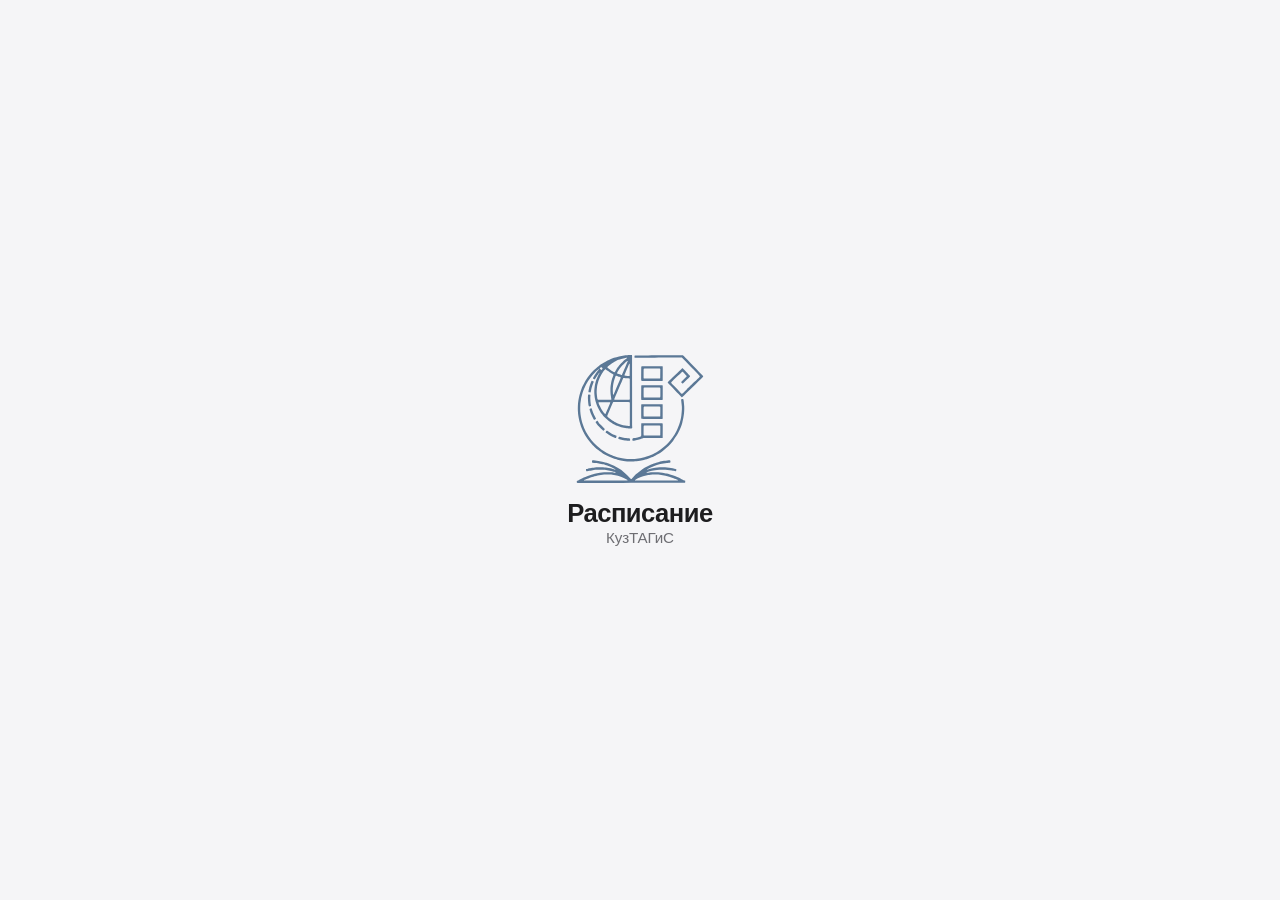
<file: rasp/index.html>
<!doctype html>
<html lang="ru" data-theme="light">
  <head>
    <meta charset="utf-8" />
    <meta name="viewport" content="width=device-width, initial-scale=1, viewport-fit=cover" />
    <title>Расписание КузТАГиС</title>
    <meta name="description" content="Расписание занятий КузТАГиС для студентов и преподавателей" />
    <meta name="theme-color" content="#ffffff" />
    <meta name="apple-mobile-web-app-capable" content="yes" />
    <meta name="mobile-web-app-capable" content="yes" />
    <meta name="apple-mobile-web-app-title" content="Расписание" />
    <meta name="apple-mobile-web-app-status-bar-style" content="default" />
    <link rel="manifest" href="manifest.webmanifest?v=20261127085059" />
    <link rel="icon" href="icons/logo.svg?v=20261127085059" />
    <link rel="apple-touch-icon" href="icons/apple-180.png?v=20261127085059" />
    <link rel="stylesheet" href="css/app.css?v=20261127085059" />
    <script>
      try {
        /* тема: как выбрал человек кнопкой, иначе — как на телефоне (тёмный режим системы) */
        var t = localStorage.getItem("rasp-theme");
        if (t === "dark" || (!t && window.matchMedia && matchMedia("(prefers-color-scheme: dark)").matches)) document.documentElement.dataset.theme = "dark";
      } catch (e) {}
      /* статистика: открыто со значка на экране телефона — адрес …/rasp/index.html, из браузера — …/rasp/ */
      try {
        var app = (window.matchMedia && window.matchMedia("(display-mode: standalone)").matches) || navigator.standalone === true;
        if (app && !/index\.html$/.test(location.pathname)) history.replaceState(null, "", location.pathname.replace(/\/?$/, "/") + "index.html" + location.search + location.hash);
      } catch (e) {}
    </script>
  </head>
  <body>
    <div class="splash" id="splash" hidden><div class="splash-in"><div class="splash-logo" id="splash-logo"></div><div class="splash-name"><b>Расписание</b><small>КузТАГиС</small></div></div></div>
    <script>
      /* заставка — один раз за открытие; без неё, если в телефоне выключена анимация */
      (function () {
        var sp = document.getElementById("splash"), ready;
        window.raspSplash = new Promise(function (r) { ready = r; }); // app.js ждёт конца заставки, прежде чем открыть окна
        try {
          if (sessionStorage.getItem("rasp-splash") || matchMedia("(prefers-reduced-motion: reduce)").matches) return sp.remove(), ready();
          sessionStorage.setItem("rasp-splash", "1");
        } catch (e) {
          return sp.remove(), ready();
        }
        sp.hidden = false;
        var done = false, t0 = Date.now();
        function finish() {
          if (done) return;
          done = true;
          var logo = document.getElementById("splash-logo"), target = document.querySelector(".brand img");
          var a = logo.getBoundingClientRect(), b = target && target.getBoundingClientRect();
          if (b && b.width && a.width) {
            logo.style.transition = "transform 0.5s cubic-bezier(0.32, 0.72, 0, 1)";
            logo.style.transform = "translate(" + (b.left - a.left) + "px," + (b.top - a.top) + "px) scale(" + b.width / a.width + ")";
            target.style.visibility = "hidden";
          }
          sp.classList.add("go");
          setTimeout(function () {
            sp.classList.add("out");
            if (target) target.style.visibility = "";
            setTimeout(function () { sp.remove(); ready(); }, 360);
          }, 520);
        }
        sp.addEventListener("click", finish);
        fetch("icons/logo.svg?v=20261127085059")
          .then(function (r) { return r.text(); })
          .then(function (t) {
            var box = document.getElementById("splash-logo");
            box.innerHTML = t;
            box.querySelectorAll("path").forEach(function (p) { p.setAttribute("pathLength", "1"); p.removeAttribute("fill"); });
            setTimeout(finish, Math.max(0, 1550 - (Date.now() - t0)));
          })
          .catch(function () { setTimeout(finish, 200); });
        setTimeout(finish, 3000); // на всякий случай
      })();
    </script>
    <header class="top">
      <div class="top-in">
        <a class="brand" href="./" aria-label="Расписание КузТАГиС">
          <img src="icons/logo.svg?v=20261127085059" alt="" width="36" height="36" />
          <span><b>Расписание</b><small>КузТАГиС</small></span>
        </a>
        <div class="top-actions">
          <button class="who" id="who-btn" type="button" aria-haspopup="dialog">Выбрать</button>
          <button class="icon-btn" id="theme-btn" type="button" aria-label="Сменить тему" title="Сменить тему">
            <svg class="i-moon" viewBox="0 0 24 24" aria-hidden="true"><path d="M20.5 14.6A8.5 8.5 0 0 1 9.4 3.5a8.5 8.5 0 1 0 11.1 11.1Z" /></svg>
            <svg class="i-sun" viewBox="0 0 24 24" aria-hidden="true"><circle cx="12" cy="12" r="4.2" /><path d="M12 2.5v2.2M12 19.3v2.2M2.5 12h2.2M19.3 12h2.2M5.3 5.3l1.6 1.6M17.1 17.1l1.6 1.6M5.3 18.7l1.6-1.6M17.1 6.9l1.6-1.6" /></svg>
          </button>
        </div>
      </div>
    </header>
    <main id="app" class="app" aria-live="polite">
      <p class="loading">Загружаю расписание…</p>
    </main>
    <div class="scrim" id="scrim" hidden>
      <div class="sheet" id="sheet" role="dialog" aria-modal="true" tabindex="-1"></div>
    </div>
    <div id="toast" class="toast" role="status" hidden></div>
    <noscript><p style="padding: 24px">Для просмотра расписания включите JavaScript.</p></noscript>
    <script src="js/config.js?v=20261127085059"></script>
    <script src="js/pack.js?v=20261127085059"></script>
    <script src="js/app.js?v=20261127085059"></script>
    <!-- Cloudflare Web Analytics: только число открытий, без cookies и личных данных -->
    <script defer src="https://static.cloudflareinsights.com/beacon.min.js" data-cf-beacon='{"token": "05719f09095748d89c0927b5fe0cf9b1"}'></script>
  </body>
</html>
</file>
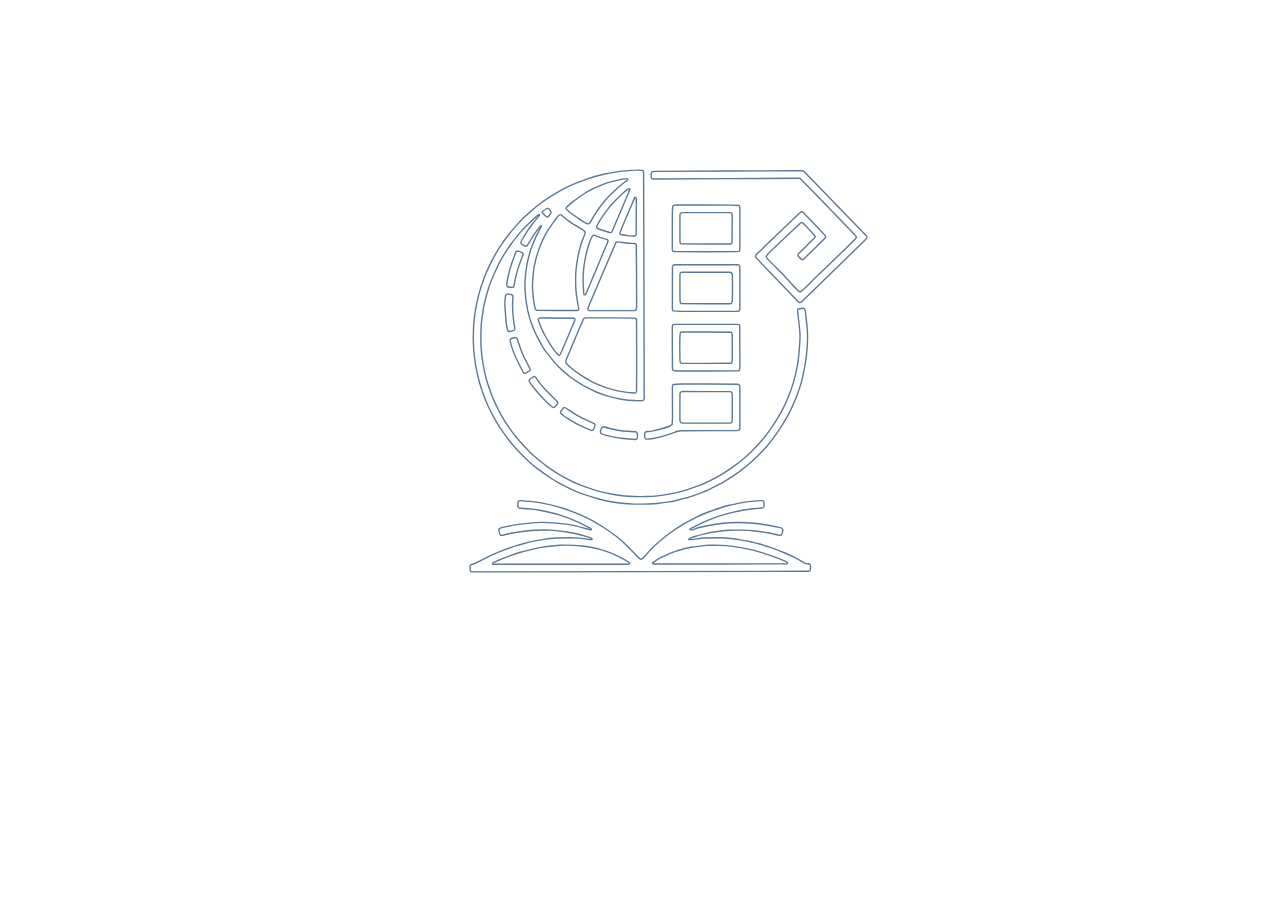
<file: raspisanie/index.html>
<!doctype html>
<html lang="ru">
  <head>
    <meta charset="utf-8" />
    <meta name="viewport" content="width=device-width,initial-scale=1" />
    <meta
      http-equiv="Content-Security-Policy"
      content="default-src 'self' file:; script-src 'self' file:; style-src 'self' 'unsafe-inline' file:; img-src 'self' data: blob:; connect-src 'none'; font-src 'self' file:; object-src 'none'"
    />
    <title>Расписание КузТАГиС</title>
    <link rel="icon" href="assets/logo.svg?v=20261109005538" type="image/svg+xml" />
    <link rel="stylesheet" href="app/style.css?v=20261109005538" />
    <link rel="stylesheet" href="app/viewer.css?v=20261109005538" />
  </head>
  <body>
    <script src="app/theme.js?v=20261109005538"></script>
    <script src="data/logo.js?v=20261109005538"></script>
    <script src="app/splash.js?v=20261109005538"></script>
    <header class="bar">
      <div class="bar-in">
        <div class="bar-row">
          <div class="logo">
            <img class="brand" src="assets/logo.svg?v=20261109005538" alt="КузТАГиС" width="44" height="44" /><div class="brand-text"><b>Расписание</b><span>КузТАГиС · Дорожное отделение</span></div>
          </div>
          <div class="actions">
            <button class="btn icon theme-btn" id="theme-btn" type="button" aria-label="Сменить тему" title="Сменить тему"><svg class="i-moon" viewBox="0 0 24 24" aria-hidden="true"><path d="M20.5 14.6A8.5 8.5 0 0 1 9.4 3.5a8.5 8.5 0 1 0 11.1 11.1Z"/></svg><svg class="i-sun" viewBox="0 0 24 24" aria-hidden="true"><circle cx="12" cy="12" r="4.2"/><path d="M12 2.5v2.2M12 19.3v2.2M2.5 12h2.2M19.3 12h2.2M5.3 5.3l1.6 1.6M17.1 17.1l1.6 1.6M5.3 18.7l1.6-1.6M17.1 6.9l1.6-1.6"/></svg></button
            ><button class="btn" id="undo">Отменить</button
            ><button class="btn dl-btn" id="export" title="Скачать Excel с правками"><svg viewBox="0 0 24 24" aria-hidden="true"><path d="M12 3.5v11M7.5 10.5 12 15l4.5-4.5M4.5 16.5v2.5a1.5 1.5 0 0 0 1.5 1.5h12a1.5 1.5 0 0 0 1.5-1.5v-2.5"/></svg><span>Скачать Excel</span></button
            ><button class="btn" id="print">Печать / PDF</button
            ><button class="btn blue" id="import">Загрузить файл</button>
          </div>
        </div>
        <nav class="nav">
          <div class="seg">
            <button data-tab="schedule">Расписание</button
            ><button data-tab="tools">Сервис</button
            ><button data-tab="refs">Справочник</button
            ><button data-tab="settings">Настройки</button
            ><button data-tab="help">Инструкция</button>
          </div>
        </nav>
      </div>
    </header>
    <main class="wrap" id="main"></main>
    <input type="file" id="file" accept=".xlsx,.csv" hidden />
    <div class="scrim" id="scrim" hidden>
      <div
        class="sheet"
        id="sheet"
        role="dialog"
        aria-modal="true"
        aria-label="Редактирование пары"
      ></div>
    </div>
    <div id="message" role="status"></div>
    <script src="vendor/xlsx.full.min.js?v=20261109005538"></script>
    <script src="app/xlsx-compat.js?v=20261109005538"></script>
    <script src="vendor/exceljs.min.js?v=20261109005538"></script>
    <script src="data/reference.js?v=20261109005538"></script>
    <script src="data/rooms.js?v=20261109005538"></script>
    <script src="app/model.js?v=20261109005538"></script>
    <script src="app/reader.js?v=20261109005538"></script>
    <script src="app/xlsx-patch.js?v=20261109005538"></script>
    <script src="app/export.js?v=20261109005538"></script>
    <script src="app/motion.js?v=20261109005538"></script><script src="app/tools.js?v=20261109005538"></script><script src="app/ui.js?v=20261109005538"></script>
  </body>
</html>
</file>
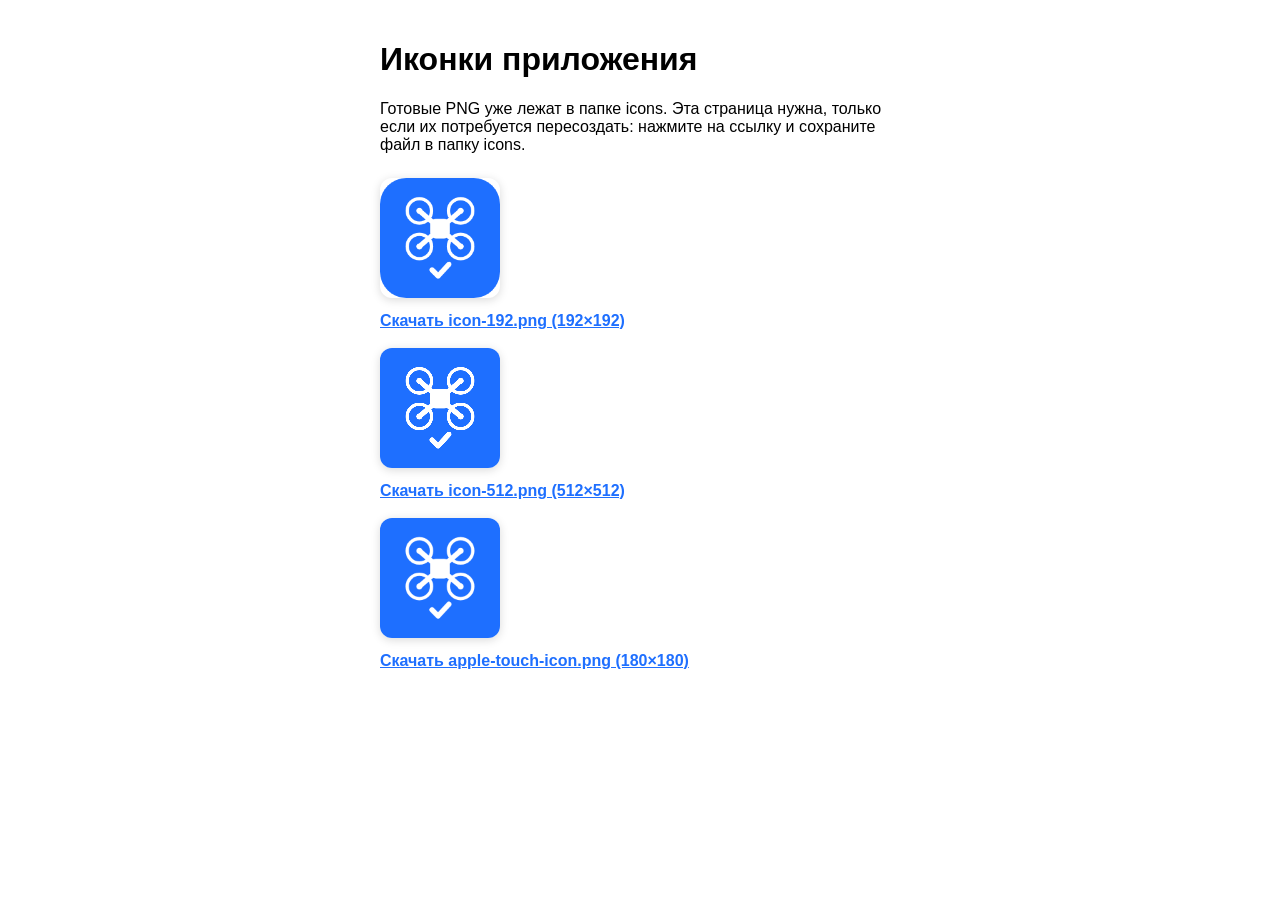
<file: bas-test/make-icons.html>
<!DOCTYPE html>
<html lang="ru">
<head>
<meta charset="UTF-8">
<meta name="viewport" content="width=device-width, initial-scale=1">
<title>Иконки БАС Тест</title>
<style>
  body { font-family: -apple-system, "Segoe UI", Roboto, sans-serif; max-width: 520px; margin: 0 auto; padding: 20px; }
  canvas { border-radius: 12px; margin: 8px 8px 0 0; box-shadow: 0 2px 10px rgba(0,0,0,.15); }
  a { display: block; margin: 10px 0; font-weight: 600; color: #1E6FFF; }
</style>
</head>
<body>
<h1>Иконки приложения</h1>
<p>Готовые PNG уже лежат в папке icons. Эта страница нужна, только если их потребуется пересоздать: нажмите на ссылку и сохраните файл в папку icons.</p>
<div id="out"></div>
<script>
function draw(size, rounded) {
  const c = document.createElement('canvas');
  c.width = c.height = size;
  const x = c.getContext('2d');
  const k = size / 512;
  x.scale(k, k);
  x.fillStyle = '#1E6FFF';
  const r = rounded ? 112 : 0;
  x.beginPath(); x.moveTo(r, 0); x.arcTo(512, 0, 512, 512, r); x.arcTo(512, 512, 0, 512, r); x.arcTo(0, 512, 0, 0, r); x.arcTo(0, 0, 512, 0, r); x.fill();
  x.strokeStyle = '#fff'; x.fillStyle = '#fff'; x.lineCap = 'round'; x.lineJoin = 'round';
  x.lineWidth = 22;
  x.beginPath(); x.moveTo(168, 140); x.lineTo(344, 292); x.moveTo(344, 140); x.lineTo(168, 292); x.stroke();
  const rotors = [[168, 140], [344, 140], [168, 292], [344, 292]];
  x.lineWidth = 14;
  rotors.forEach(([cx, cy]) => { x.beginPath(); x.arc(cx, cy, 52, 0, Math.PI * 2); x.stroke(); x.beginPath(); x.arc(cx, cy, 13, 0, Math.PI * 2); x.fill(); });
  x.beginPath(); x.moveTo(238, 174); x.arcTo(298, 174, 298, 258, 24); x.arcTo(298, 258, 214, 258, 24); x.arcTo(214, 258, 214, 174, 24); x.arcTo(214, 174, 298, 174, 24); x.fill();
  x.lineWidth = 22;
  x.beginPath(); x.moveTo(222, 392); x.lineTo(248, 418); x.lineTo(294, 368); x.stroke();
  return c;
}
const out = document.getElementById('out');
[[192, 'icon-192.png', true], [512, 'icon-512.png', false], [180, 'apple-touch-icon.png', false]].forEach(([s, name, rounded]) => {
  const c = draw(s, rounded);
  c.style.width = Math.min(s, 120) + 'px';
  out.appendChild(c);
  const a = document.createElement('a');
  a.textContent = 'Скачать ' + name + ' (' + s + '×' + s + ')';
  a.download = name; a.href = c.toDataURL('image/png');
  out.appendChild(a);
});
</script>
</body>
</html>
</file>
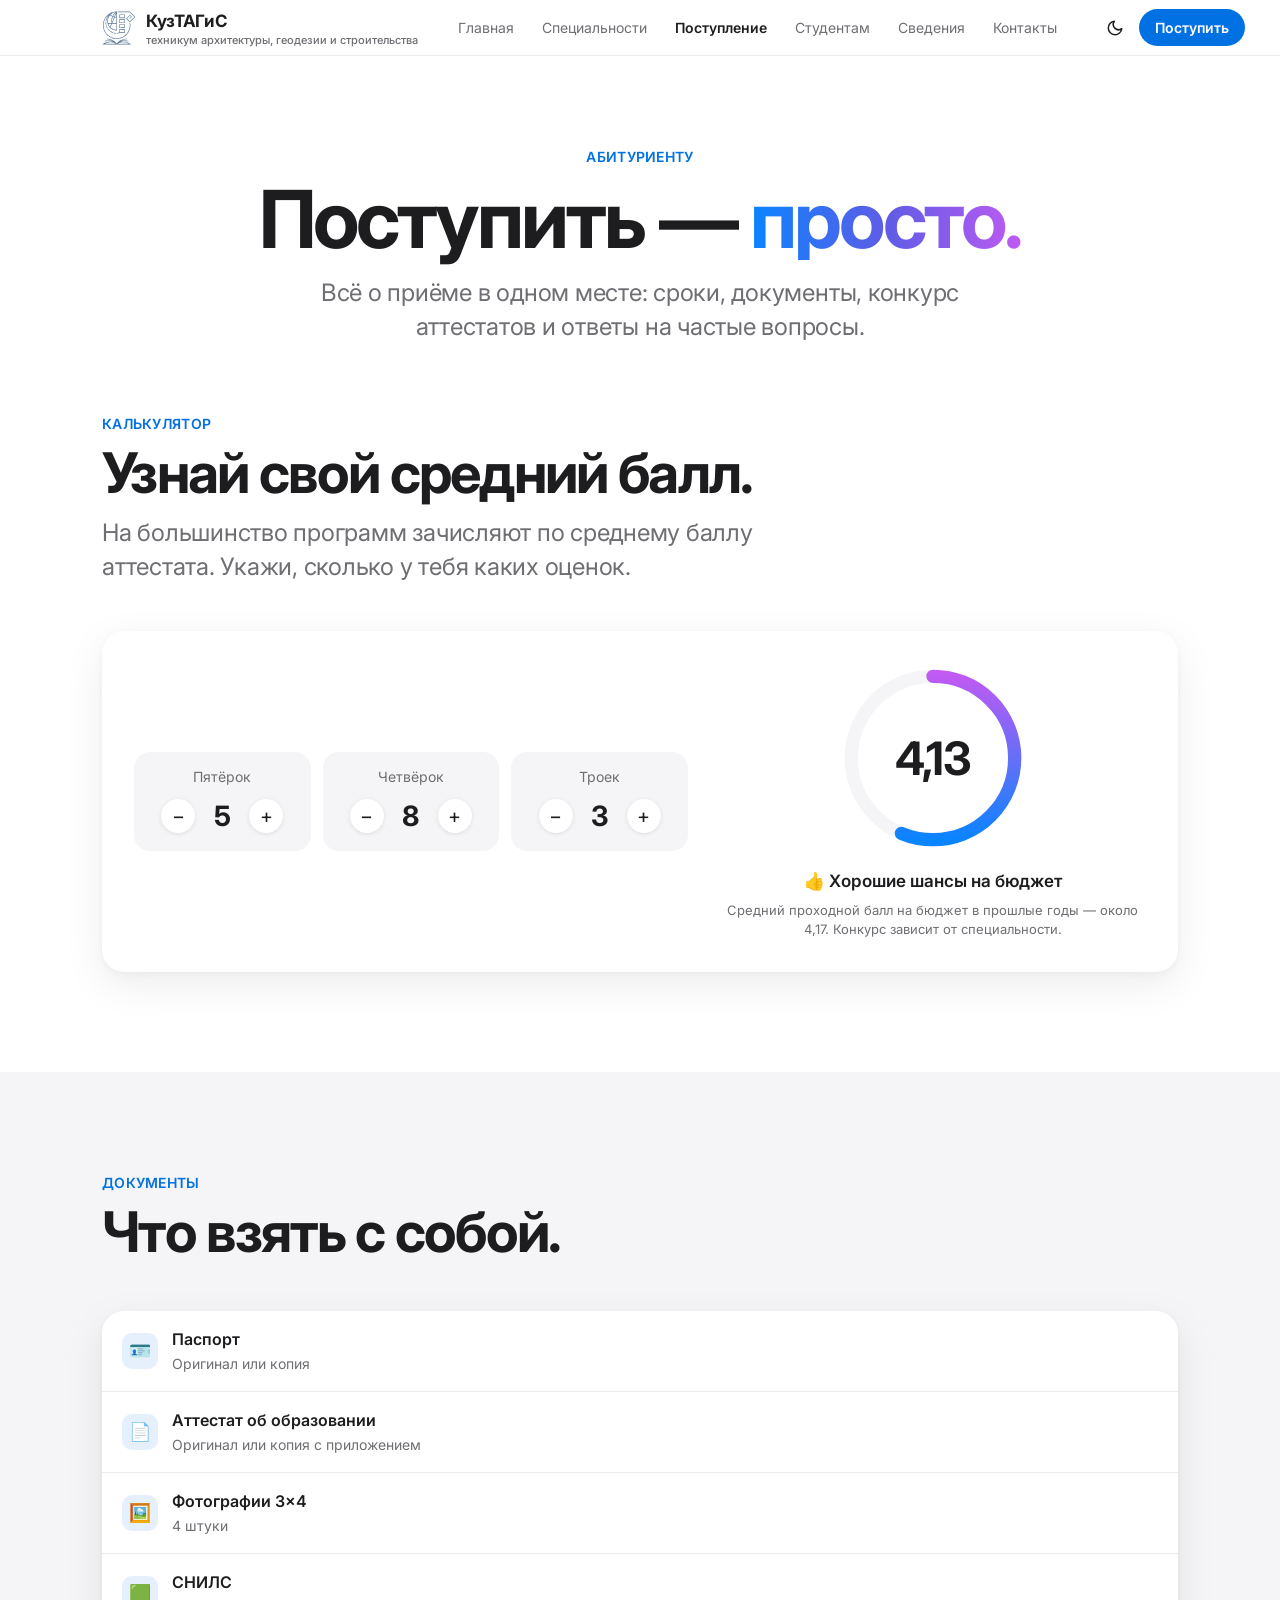
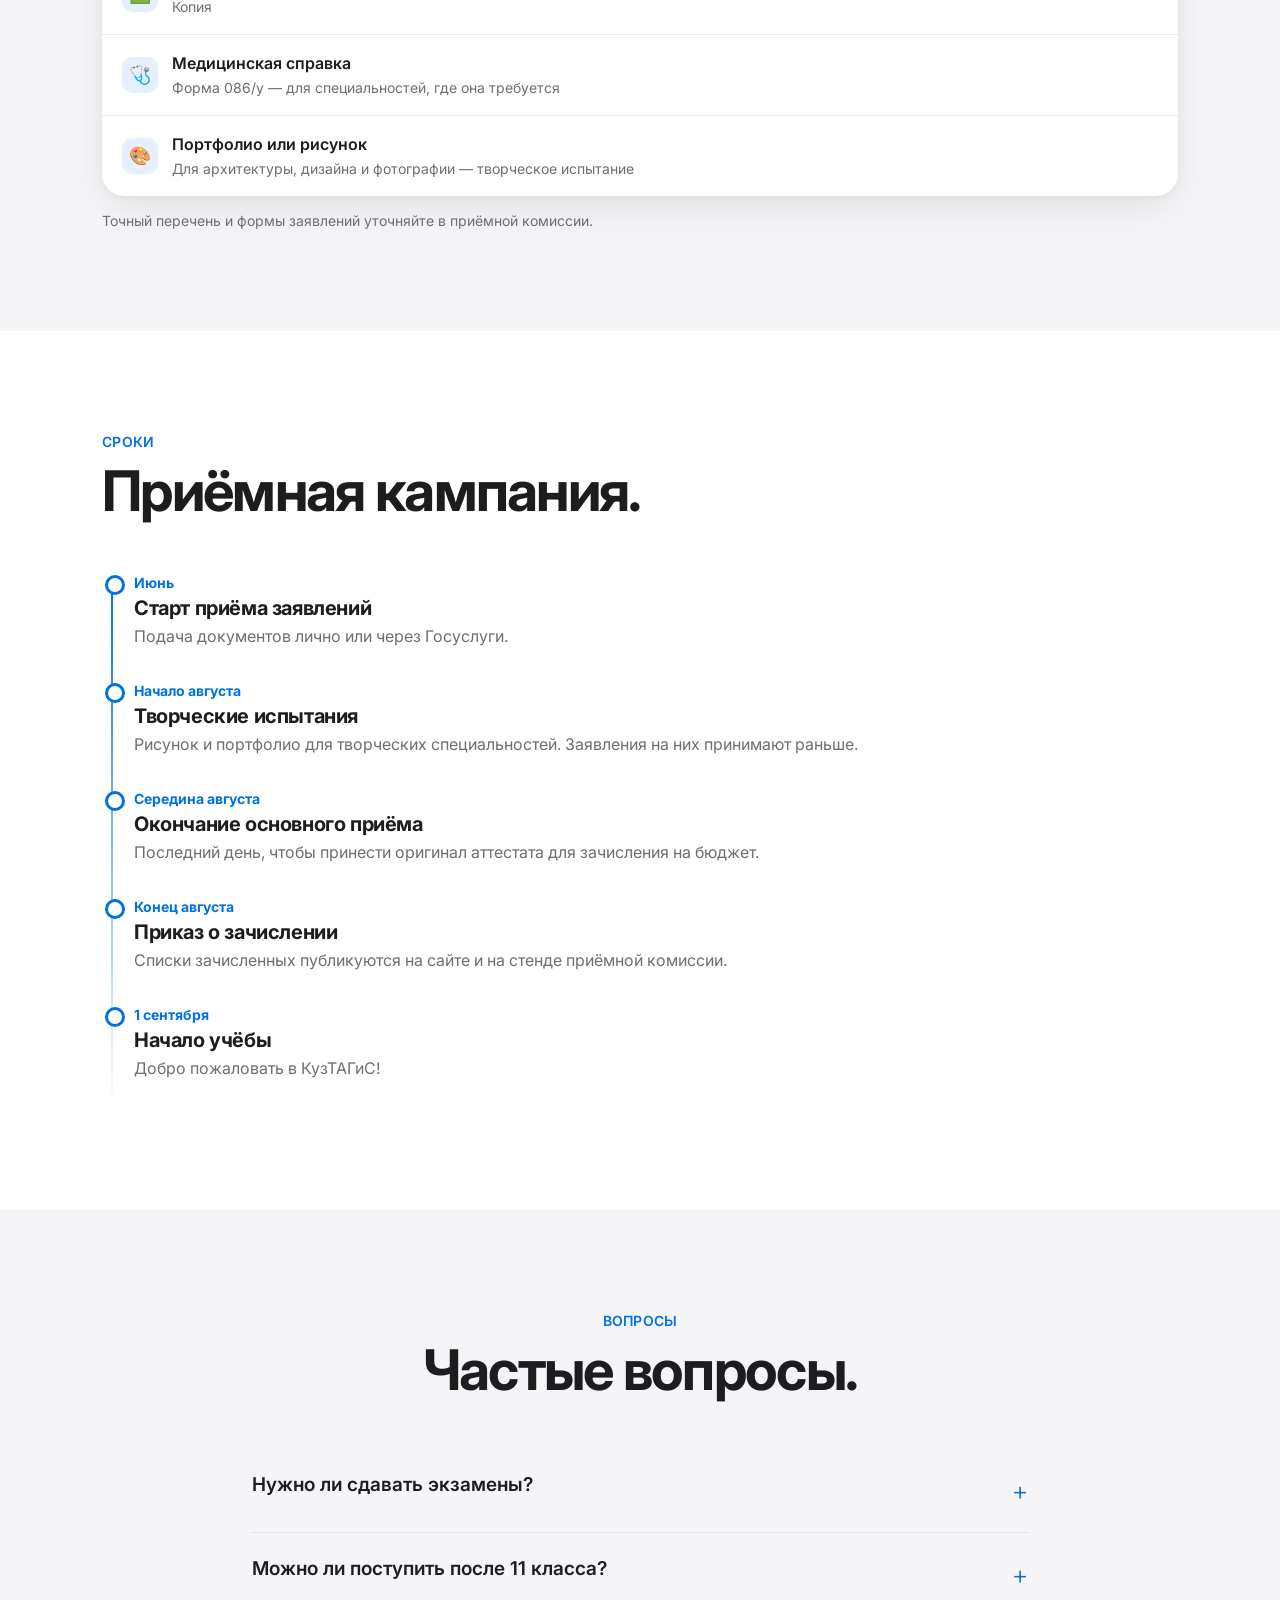
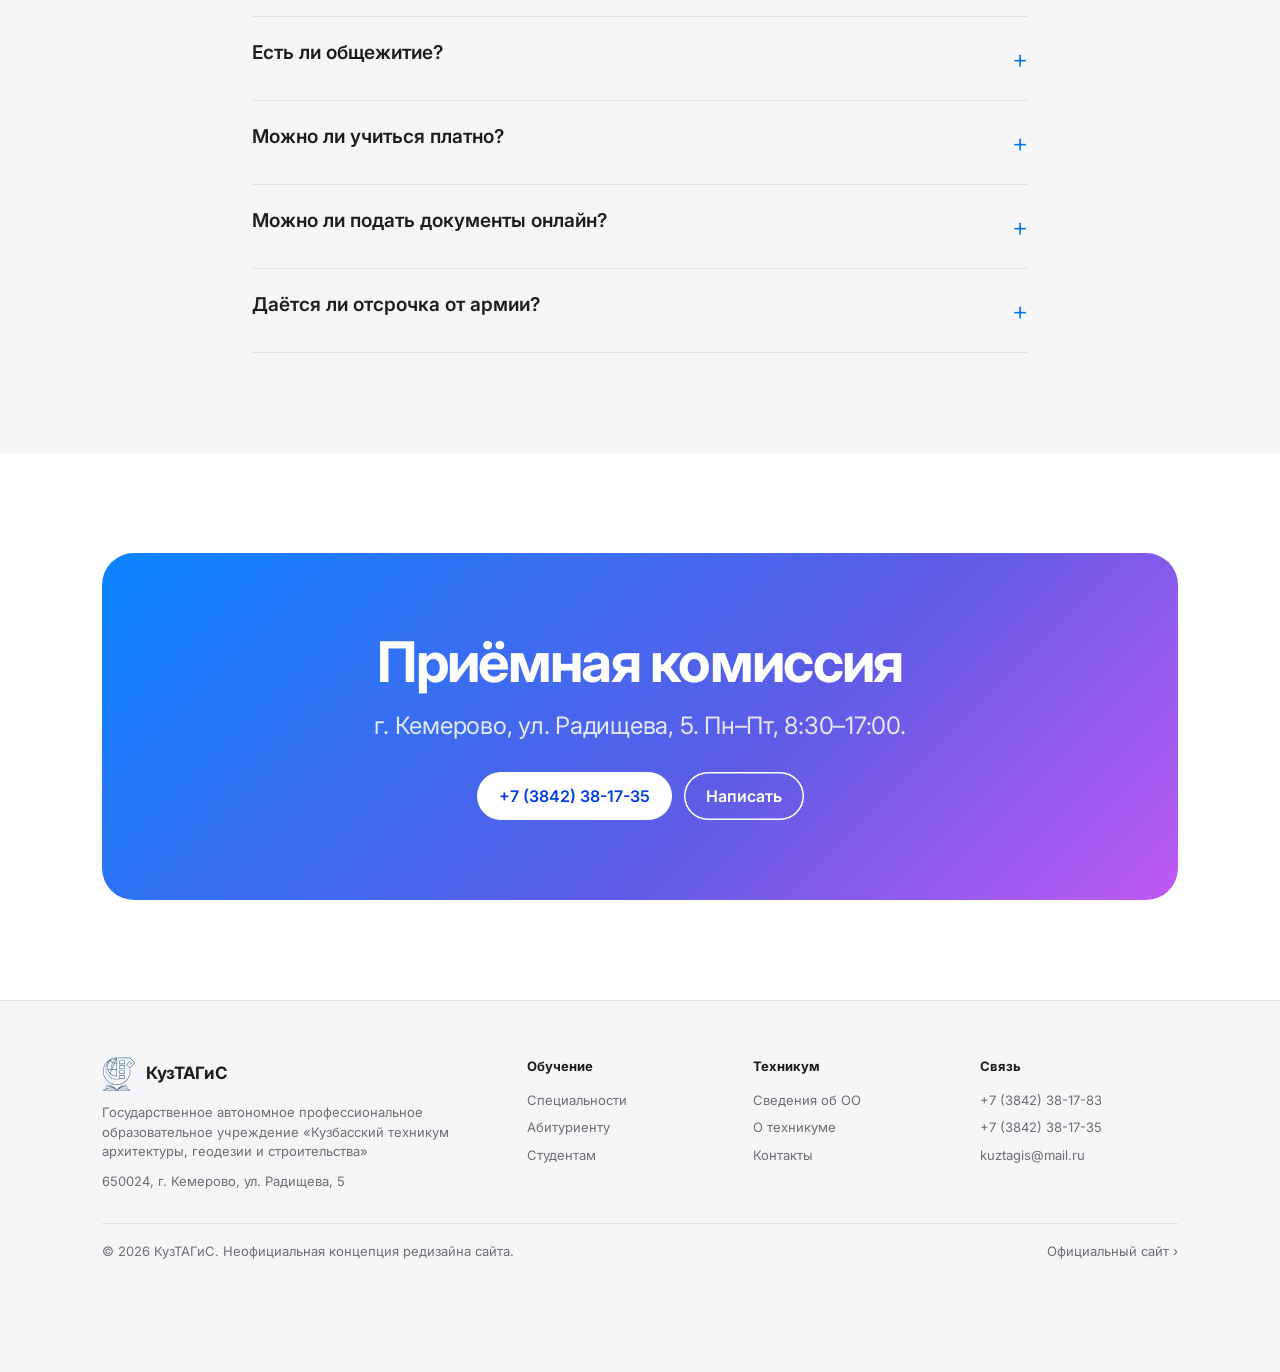
<file: kuztagis/abiturientu.html>
<!doctype html>
<html lang="ru">
<head>
<meta charset="utf-8">
<meta name="viewport" content="width=device-width,initial-scale=1,viewport-fit=cover">
<title>Абитуриенту — КузТАГиС</title>
<meta name="theme-color" content="#0071e3">
<link rel="icon" href="assets/logo.svg" type="image/svg+xml">
<link rel="preconnect" href="https://fonts.googleapis.com"><link href="https://fonts.googleapis.com/css2?family=Inter:wght@400;500;600;700&display=swap" rel="stylesheet">
<link rel="stylesheet" href="assets/style.css">
</head>
<body data-page="abit">
<main>
<section class="page-hero">
  <div class="wrap">
    <p class="eyebrow rv">Абитуриенту</p>
    <h1 class="words">Поступить — <span class="grad">просто.</span></h1>
    <p class="lead rv d2">Всё о приёме в одном месте: сроки, документы, конкурс аттестатов и ответы на частые вопросы.</p>
  </div>
</section>

<section style="padding-top:20px">
  <div class="wrap">
    <div class="head rv"><p class="eyebrow">Калькулятор</p><h2>Узнай свой средний балл.</h2>
      <p class="lead" style="margin-top:12px">На большинство программ зачисляют по среднему баллу аттестата. Укажи, сколько у тебя каких оценок.</p></div>
    <div class="calc zoom">
      <div class="grades">
        <div class="grade"><label>Пятёрок</label><div class="stepper"><button data-g="5" data-d="-1" aria-label="Меньше">−</button><output id="g5">5</output><button data-g="5" data-d="1" aria-label="Больше">+</button></div></div>
        <div class="grade"><label>Четвёрок</label><div class="stepper"><button data-g="4" data-d="-1" aria-label="Меньше">−</button><output id="g4">8</output><button data-g="4" data-d="1" aria-label="Больше">+</button></div></div>
        <div class="grade"><label>Троек</label><div class="stepper"><button data-g="3" data-d="-1" aria-label="Меньше">−</button><output id="g3">3</output><button data-g="3" data-d="1" aria-label="Больше">+</button></div></div>
      </div>
      <div class="result">
        <div class="ring">
          <svg viewBox="0 0 200 200" width="190" height="190"><defs><linearGradient id="rg"><stop offset="0" stop-color="#0a84ff"/><stop offset="1" stop-color="#bf5af2"/></linearGradient></defs>
            <circle class="bgc" cx="100" cy="100" r="86"/><circle class="fg" id="arc" cx="100" cy="100" r="86" stroke-dasharray="540.4" stroke-dashoffset="540.4"/></svg>
          <b id="avg">0</b>
        </div>
        <p class="verdict" id="verdict"></p>
        <p class="muted" style="font-size:13px;margin-top:6px">Средний проходной балл на бюджет в прошлые годы — около 4,17. Конкурс зависит от специальности.</p>
      </div>
    </div>
  </div>
</section>

<section class="alt">
  <div class="wrap">
    <div class="head rv"><p class="eyebrow">Документы</p><h2>Что взять с собой.</h2></div>
    <div class="list rv">
      <div class="row"><div class="ic">🪪</div><div class="t"><b>Паспорт</b><span>Оригинал или копия</span></div></div>
      <div class="row"><div class="ic">📄</div><div class="t"><b>Аттестат об образовании</b><span>Оригинал или копия с приложением</span></div></div>
      <div class="row"><div class="ic">🖼️</div><div class="t"><b>Фотографии 3×4</b><span>4 штуки</span></div></div>
      <div class="row"><div class="ic">🟩</div><div class="t"><b>СНИЛС</b><span>Копия</span></div></div>
      <div class="row"><div class="ic">🩺</div><div class="t"><b>Медицинская справка</b><span>Форма 086/у — для специальностей, где она требуется</span></div></div>
      <div class="row"><div class="ic">🎨</div><div class="t"><b>Портфолио или рисунок</b><span>Для архитектуры, дизайна и фотографии — творческое испытание</span></div></div>
    </div>
    <p class="muted" style="margin-top:14px;font-size:14px">Точный перечень и формы заявлений уточняйте в приёмной комиссии.</p>
  </div>
</section>

<section>
  <div class="wrap">
    <div class="head rv"><p class="eyebrow">Сроки</p><h2>Приёмная кампания.</h2></div>
    <div class="timeline">
      <div class="tl rv"><b>Июнь</b><h3>Старт приёма заявлений</h3><p>Подача документов лично или через Госуслуги.</p></div>
      <div class="tl rv"><b>Начало августа</b><h3>Творческие испытания</h3><p>Рисунок и портфолио для творческих специальностей. Заявления на них принимают раньше.</p></div>
      <div class="tl rv"><b>Середина августа</b><h3>Окончание основного приёма</h3><p>Последний день, чтобы принести оригинал аттестата для зачисления на бюджет.</p></div>
      <div class="tl rv"><b>Конец августа</b><h3>Приказ о зачислении</h3><p>Списки зачисленных публикуются на сайте и на стенде приёмной комиссии.</p></div>
      <div class="tl rv"><b>1 сентября</b><h3>Начало учёбы</h3><p>Добро пожаловать в КузТАГиС!</p></div>
    </div>
  </div>
</section>

<section class="alt">
  <div class="wrap" style="max-width:820px">
    <div class="head center rv"><p class="eyebrow">Вопросы</p><h2>Частые вопросы.</h2></div>
    <div class="faq rv">
      <details><summary>Нужно ли сдавать экзамены?</summary><p>Нет, на большинство программ зачисляют по среднему баллу аттестата. Вступительные испытания есть только на творческих специальностях: «Архитектура», «Дизайн» (рисунок) и «Техника и искусство фотографии» (портфолио).</p></details>
      <details><summary>Можно ли поступить после 11 класса?</summary><p>Да, на ряд специальностей есть приём на базе 11 классов — срок обучения при этом короче. Уточните список в приёмной комиссии.</p></details>
      <details><summary>Есть ли общежитие?</summary><p>Да, общежитие находится по адресу ул. Радищева, 3а. Стоимость — от 1300 ₽ в месяц.</p></details>
      <details><summary>Можно ли учиться платно?</summary><p>Да, есть места по договорам. Стоимость — от 30 до 65 тыс. ₽ в год в зависимости от специальности.</p></details>
      <details><summary>Можно ли подать документы онлайн?</summary><p>Да, через портал Госуслуг или по электронной почте kuztagis@mail.ru. Оригинал аттестата нужно принести до окончания приёма.</p></details>
      <details><summary>Даётся ли отсрочка от армии?</summary><p>Студенты очной формы обучения по программам СПО имеют право на отсрочку на время обучения.</p></details>
    </div>
  </div>
</section>

<section>
  <div class="wrap">
    <div class="cta-band zoom">
      <h2>Приёмная комиссия</h2>
      <p class="lead">г. Кемерово, ул. Радищева, 5. Пн–Пт, 8:30–17:00.</p>
      <div style="display:flex;gap:12px;justify-content:center;flex-wrap:wrap">
        <a class="btn" href="tel:+73842381735">+7 (3842) 38-17-35</a>
        <a class="btn ghost" href="mailto:kuztagis@mail.ru">Написать</a>
      </div>
    </div>
  </div>
</section>
</main>
<script src="assets/app.js"></script>
<script>
const g={5:5,4:8,3:3},arc=document.getElementById('arc'),avg=document.getElementById('avg'),vd=document.getElementById('verdict');
function calc(){
  for(const k in g)document.getElementById('g'+k).textContent=g[k];
  const n=g[5]+g[4]+g[3],a=n?(g[5]*5+g[4]*4+g[3]*3)/n:0;
  avg.textContent=a?a.toFixed(2).replace('.',','):'—';
  arc.style.strokeDashoffset=540.4*(1-(a?(a-3)/2:0));
  vd.textContent=!a?'Добавь оценки':a>=4.5?'🔥 Отличные шансы на бюджет':a>=4.1?'👍 Хорошие шансы на бюджет':a>=3.7?'🙂 Шансы есть — выбирай программы с большим набором':'💪 Рассмотри рабочие профессии или платное обучение';
}
document.querySelectorAll('.stepper button').forEach(b=>b.onclick=()=>{g[b.dataset.g]=Math.max(0,Math.min(30,g[b.dataset.g]+ +b.dataset.d));calc()});
setTimeout(calc,400);
</script>
</body>
</html>
</file>
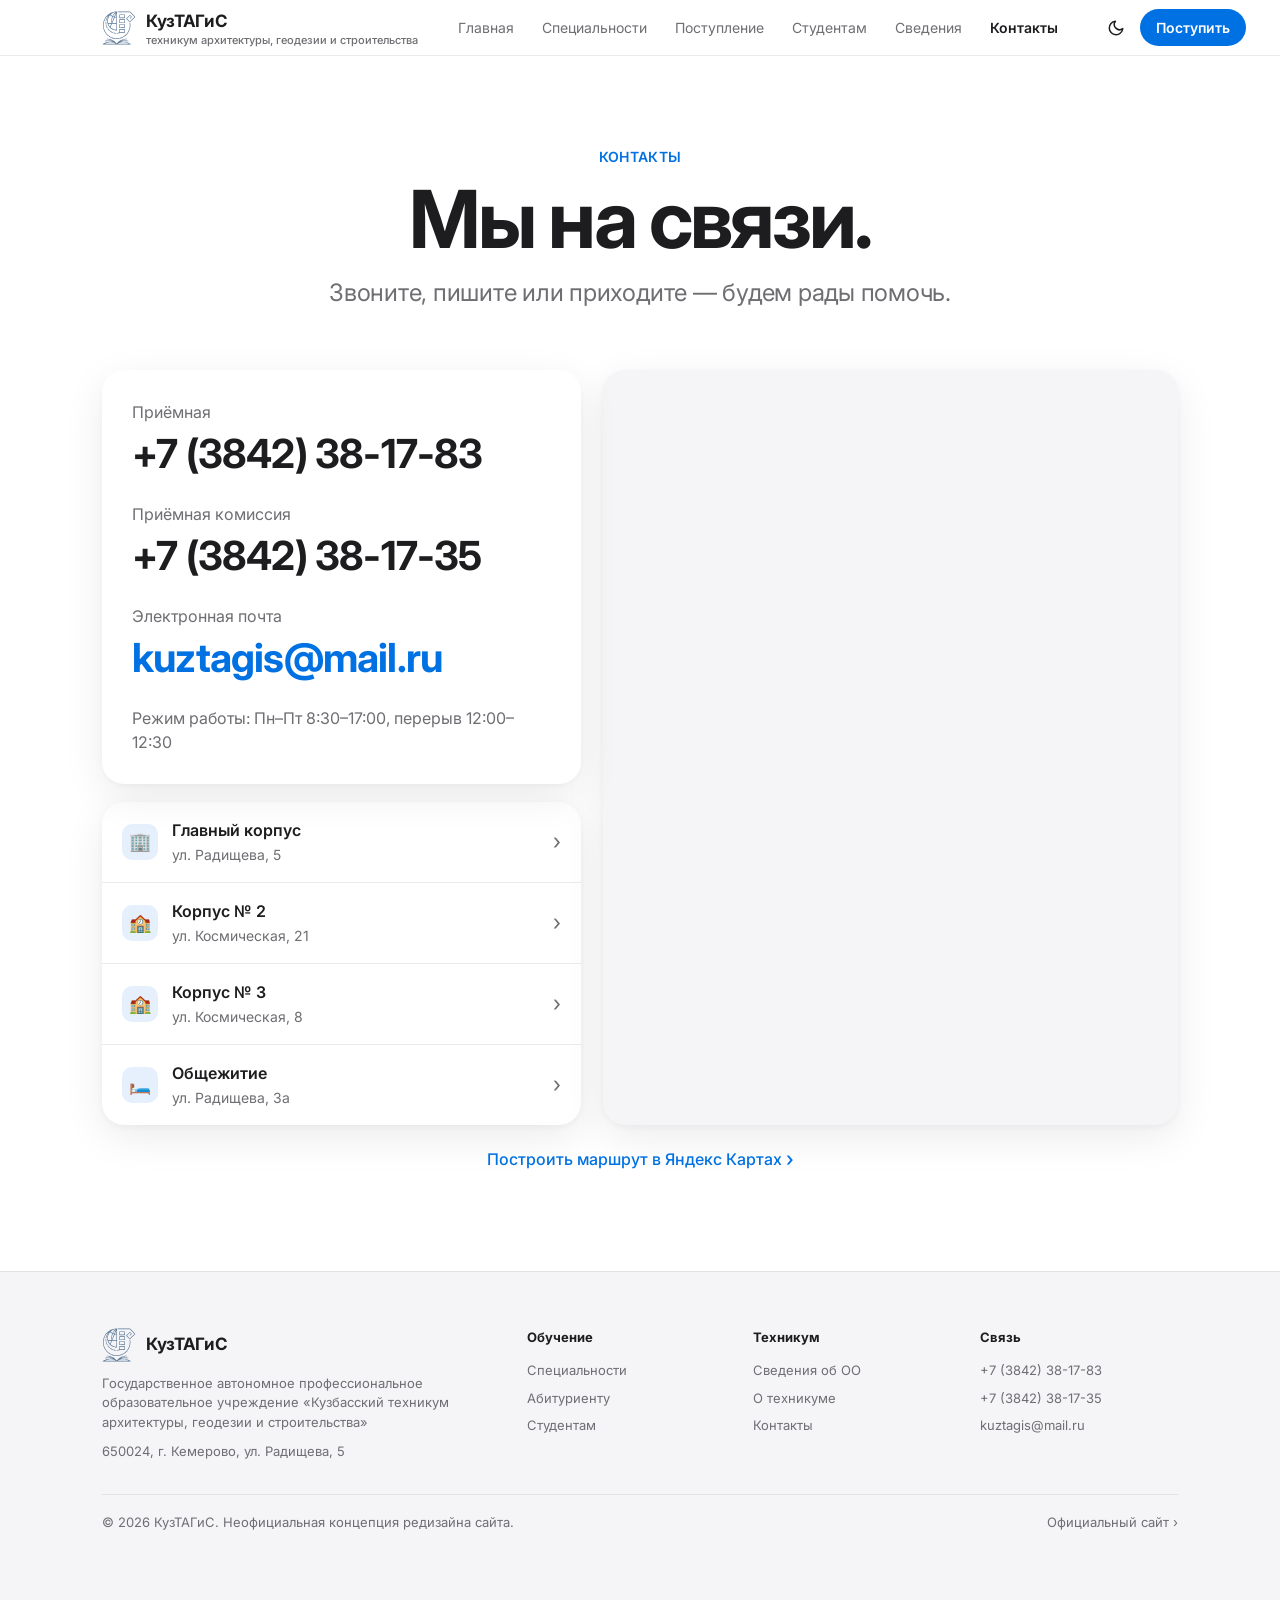
<file: kuztagis/kontakty.html>
<!doctype html>
<html lang="ru">
<head>
<meta charset="utf-8">
<meta name="viewport" content="width=device-width,initial-scale=1,viewport-fit=cover">
<title>Контакты — КузТАГиС</title>
<meta name="theme-color" content="#0071e3">
<link rel="icon" href="assets/logo.svg" type="image/svg+xml">
<link rel="preconnect" href="https://fonts.googleapis.com"><link href="https://fonts.googleapis.com/css2?family=Inter:wght@400;500;600;700&display=swap" rel="stylesheet">
<link rel="stylesheet" href="assets/style.css">
</head>
<body data-page="cont">
<main>
<section class="page-hero">
  <div class="wrap">
    <p class="eyebrow rv">Контакты</p>
    <h1 class="words">Мы на связи.</h1>
    <p class="lead rv d2">Звоните, пишите или приходите — будем рады помочь.</p>
  </div>
</section>
<section style="padding-top:10px">
  <div class="wrap">
    <div class="contact-grid">
      <div>
        <div class="card rv" style="margin-bottom:18px">
          <p class="muted">Приёмная</p><a class="big-tel" href="tel:+73842381783">+7 (3842) 38-17-83</a>
          <p class="muted" style="margin-top:18px">Приёмная комиссия</p><a class="big-tel" href="tel:+73842381735">+7 (3842) 38-17-35</a>
          <p class="muted" style="margin-top:18px">Электронная почта</p><a class="big-tel accent" href="mailto:kuztagis@mail.ru">kuztagis@mail.ru</a>
          <p class="muted" style="margin-top:18px">Режим работы: Пн–Пт 8:30–17:00, перерыв 12:00–12:30</p>
        </div>
        <div class="list rv d1" id="places">
          <button class="row" style="width:100%;text-align:left" data-ll="55.3268,86.0886" data-q="Кемерово, улица Радищева, 5"><div class="ic">🏢</div><div class="t"><b>Главный корпус</b><span>ул. Радищева, 5</span></div><span class="arrow">›</span></button>
          <button class="row" style="width:100%;text-align:left" data-ll="55.3229,86.0870" data-q="Кемерово, Космическая улица, 21"><div class="ic">🏫</div><div class="t"><b>Корпус № 2</b><span>ул. Космическая, 21</span></div><span class="arrow">›</span></button>
          <button class="row" style="width:100%;text-align:left" data-ll="55.3213,86.0835" data-q="Кемерово, Космическая улица, 8"><div class="ic">🏫</div><div class="t"><b>Корпус № 3</b><span>ул. Космическая, 8</span></div><span class="arrow">›</span></button>
          <button class="row" style="width:100%;text-align:left" data-ll="55.3272,86.0900" data-q="Кемерово, улица Радищева, 3а"><div class="ic">🛏️</div><div class="t"><b>Общежитие</b><span>ул. Радищева, 3а</span></div><span class="arrow">›</span></button>
        </div>
      </div>
      <div class="map zoom"><iframe id="map" title="Карта" loading="lazy" src="https://yandex.ru/map-widget/v1/?text=Кемерово%2C%20улица%20Радищева%2C%205&z=16"></iframe></div>
    </div>
    <p class="center rv" style="margin-top:22px"><a class="link" id="route" href="https://yandex.ru/maps/?text=Кемерово%2C%20улица%20Радищева%2C%205" target="_blank" rel="noopener">Построить маршрут в Яндекс Картах</a></p>
  </div>
</section>
</main>
<script src="assets/app.js"></script>
<script>
document.querySelectorAll('#places .row').forEach(r=>r.onclick=()=>{
  const q=encodeURIComponent(r.dataset.q);
  document.getElementById('map').src='https://yandex.ru/map-widget/v1/?text='+q+'&z=16';
  document.getElementById('route').href='https://yandex.ru/maps/?text='+q;
  document.querySelectorAll('#places .row').forEach(x=>x.style.background='');r.style.background='var(--accent-soft)';
  if(innerWidth<980)document.getElementById('map').scrollIntoView({behavior:'smooth',block:'center'});
});
</script>
</body>
</html>
</file>
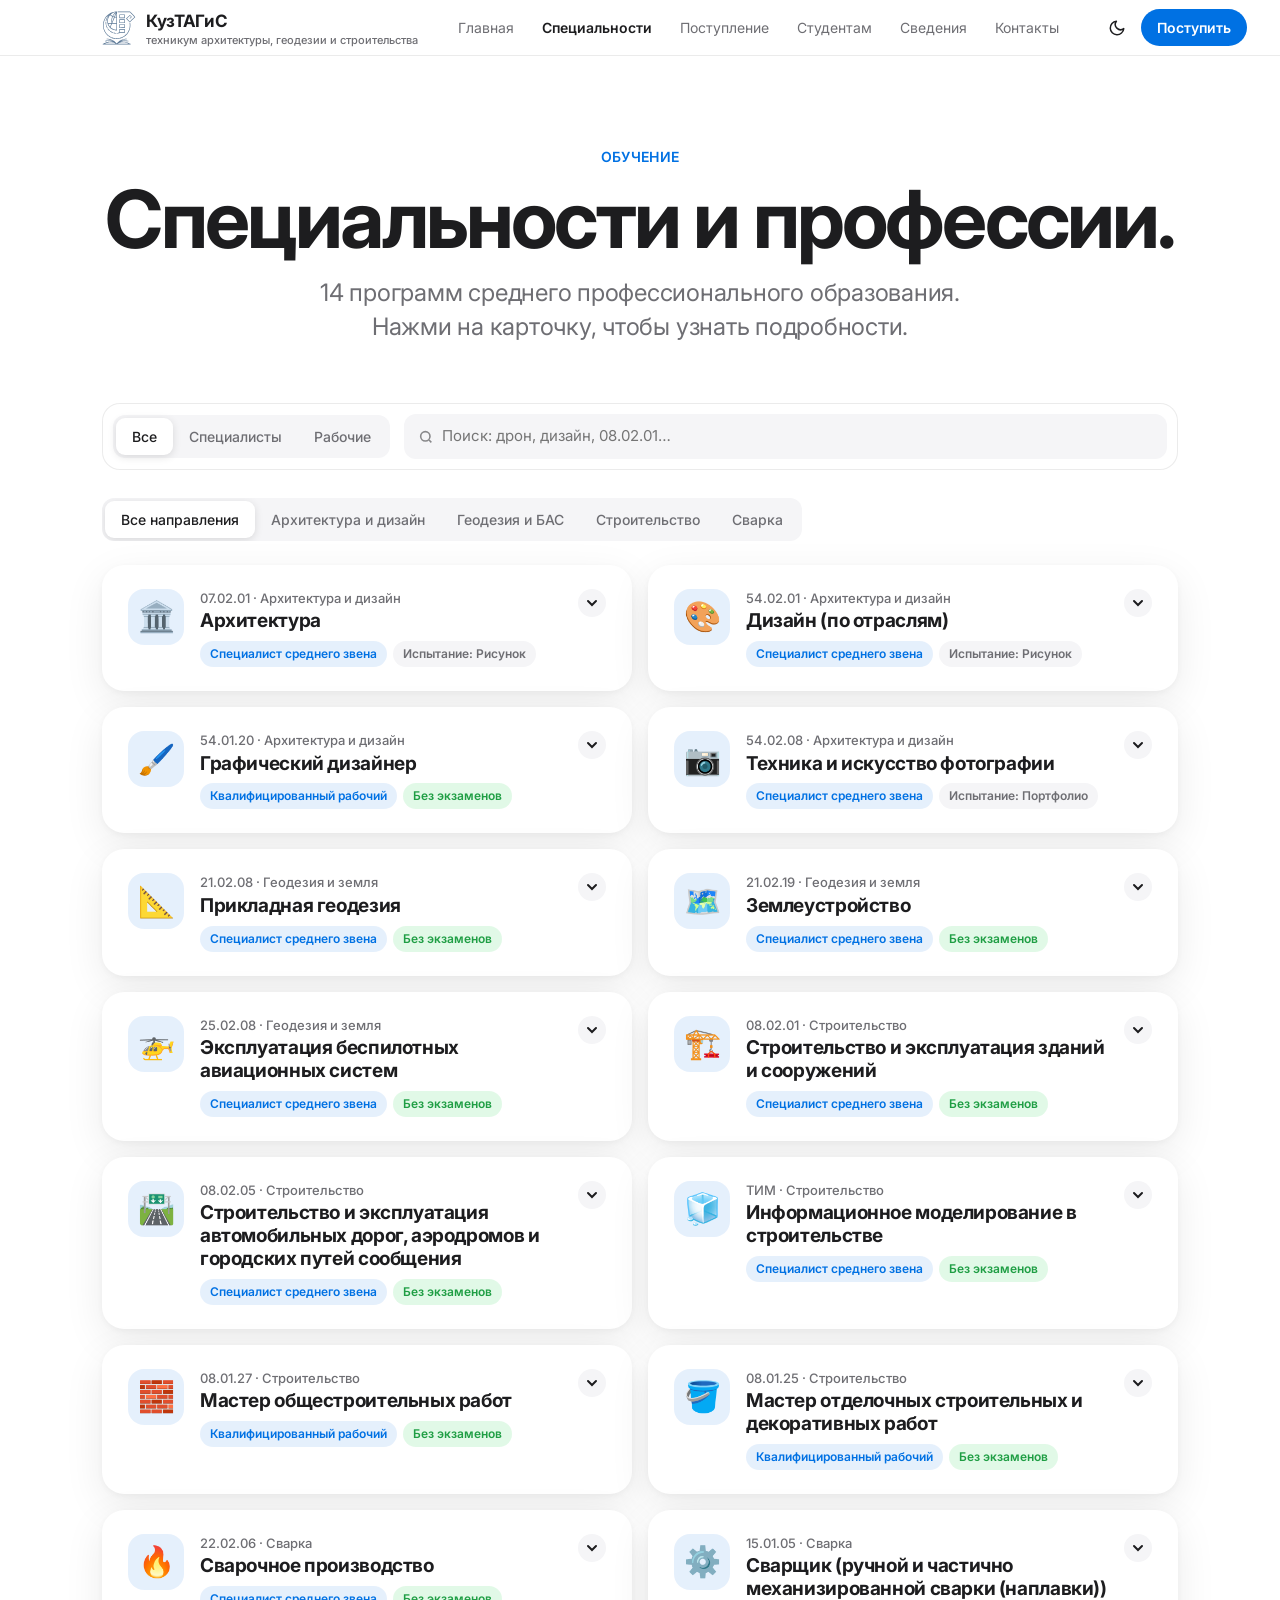
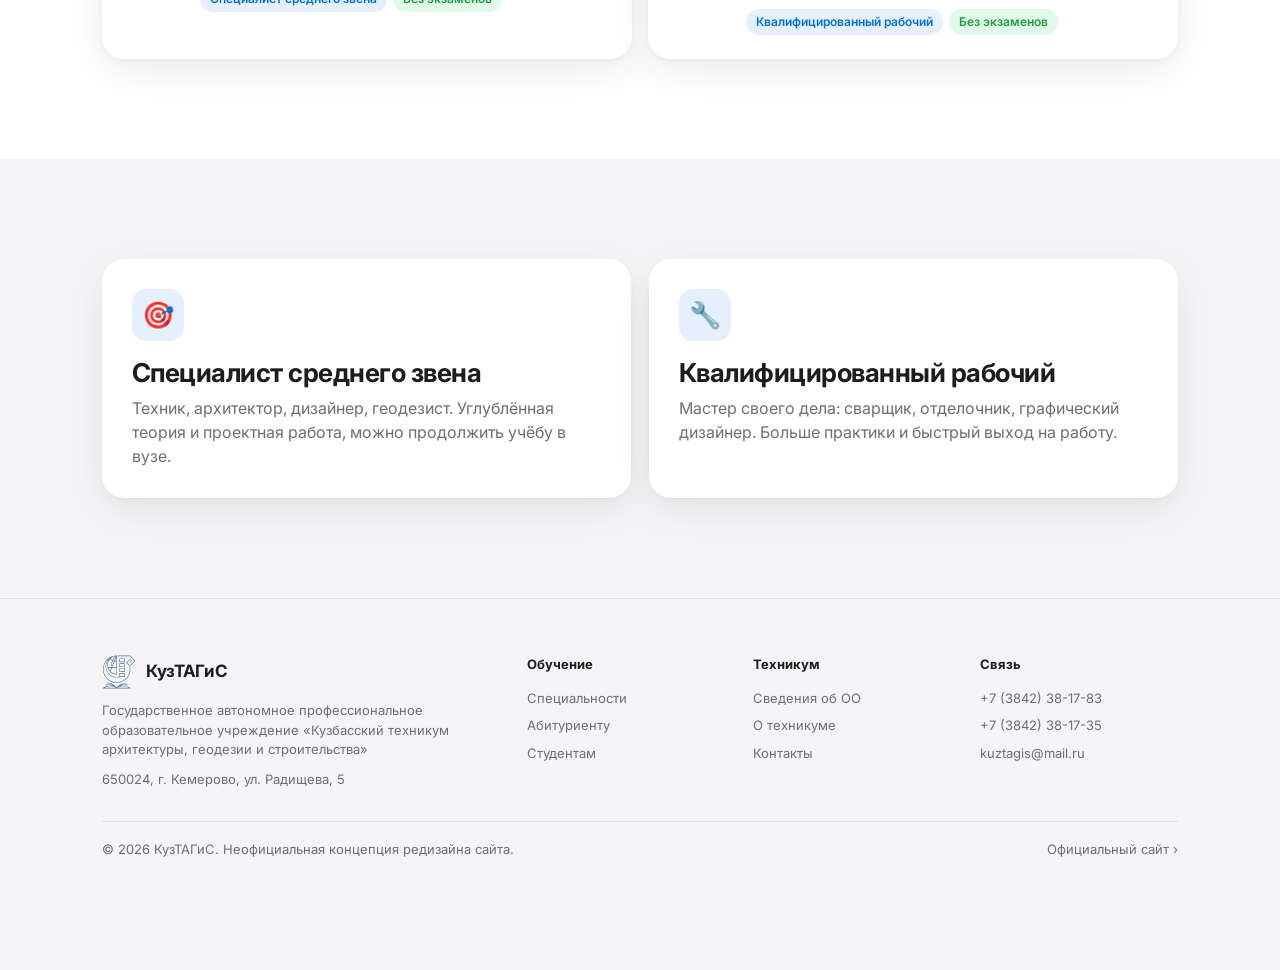
<file: kuztagis/specialnosti.html>
<!doctype html>
<html lang="ru">
<head>
<meta charset="utf-8">
<meta name="viewport" content="width=device-width,initial-scale=1,viewport-fit=cover">
<title>Специальности — КузТАГиС</title>
<meta name="theme-color" content="#0071e3">
<link rel="icon" href="assets/logo.svg" type="image/svg+xml">
<link rel="preconnect" href="https://fonts.googleapis.com"><link href="https://fonts.googleapis.com/css2?family=Inter:wght@400;500;600;700&display=swap" rel="stylesheet">
<link rel="stylesheet" href="assets/style.css">
</head>
<body data-page="spec">
<main>
<section class="page-hero">
  <div class="wrap">
    <p class="eyebrow rv">Обучение</p>
    <h1 class="words">Специальности и профессии.</h1>
    <p class="lead rv d2">14 программ среднего профессионального образования. Нажми на карточку, чтобы узнать подробности.</p>
  </div>
</section>
<section style="padding-top:10px">
  <div class="wrap">
    <div class="toolbar">
      <div class="seg" id="segType"><button data-v="all" class="on">Все</button><button data-v="spec">Специалисты</button><button data-v="work">Рабочие</button></div>
      <label class="search"><svg viewBox="0 0 24 24" fill="none" stroke="currentColor" stroke-width="2.4"><circle cx="11" cy="11" r="7"/><path d="m20 20-3.5-3.5"/></svg><input id="q" type="search" placeholder="Поиск: дрон, дизайн, 08.02.01…"></label>
    </div>
    <div class="seg scroll" id="segGroup" style="margin-bottom:24px">
      <button data-v="all" class="on">Все направления</button><button data-v="arch">Архитектура и дизайн</button><button data-v="geo">Геодезия и БАС</button><button data-v="build">Строительство</button><button data-v="weld">Сварка</button>
    </div>
    <div class="spec-grid" id="list"></div>
    <div class="empty" id="empty"><div style="font-size:44px">🔍</div><p>Ничего не найдено. Попробуй другой запрос.</p></div>
  </div>
</section>
<section class="alt">
  <div class="wrap">
    <div class="cards two">
      <div class="card rv"><div class="ic">🎯</div><h3>Специалист среднего звена</h3><p>Техник, архитектор, дизайнер, геодезист. Углублённая теория и проектная работа, можно продолжить учёбу в вузе.</p></div>
      <div class="card rv d1"><div class="ic">🔧</div><h3>Квалифицированный рабочий</h3><p>Мастер своего дела: сварщик, отделочник, графический дизайнер. Больше практики и быстрый выход на работу.</p></div>
    </div>
  </div>
</section>
</main>
<script src="assets/data.js"></script>
<script src="assets/app.js"></script>
<script src="assets/specs.js"></script>
<script>
const list=document.getElementById('list'),empty=document.getElementById('empty'),q=document.getElementById('q');
renderSpecs(list,SPECS);
let fType='all',fGroup='all';
function apply(){
  const s=q.value.trim().toLowerCase();let n=0;
  list.querySelectorAll('.spec').forEach(c=>{
    const ok=(fType==='all'||c.dataset.type===fType)&&(fGroup==='all'||c.dataset.group===fGroup)&&(!s||c.dataset.q.includes(s));
    c.classList.toggle('hide',!ok);if(ok)n++;
  });
  empty.style.display=n?'none':'block';
}
const segG=document.getElementById('segGroup');
const h=location.hash.slice(1);
if(h&&segG.querySelector(`[data-v="${h}"]`)){segG.querySelectorAll('button').forEach(b=>b.classList.toggle('on',b.dataset.v===h));fGroup=h}
initSeg(document.getElementById('segType'),v=>{fType=v;apply()});
initSeg(segG,v=>{fGroup=v;apply()});
q.addEventListener('input',apply);apply();
</script>
</body>
</html>
</file>
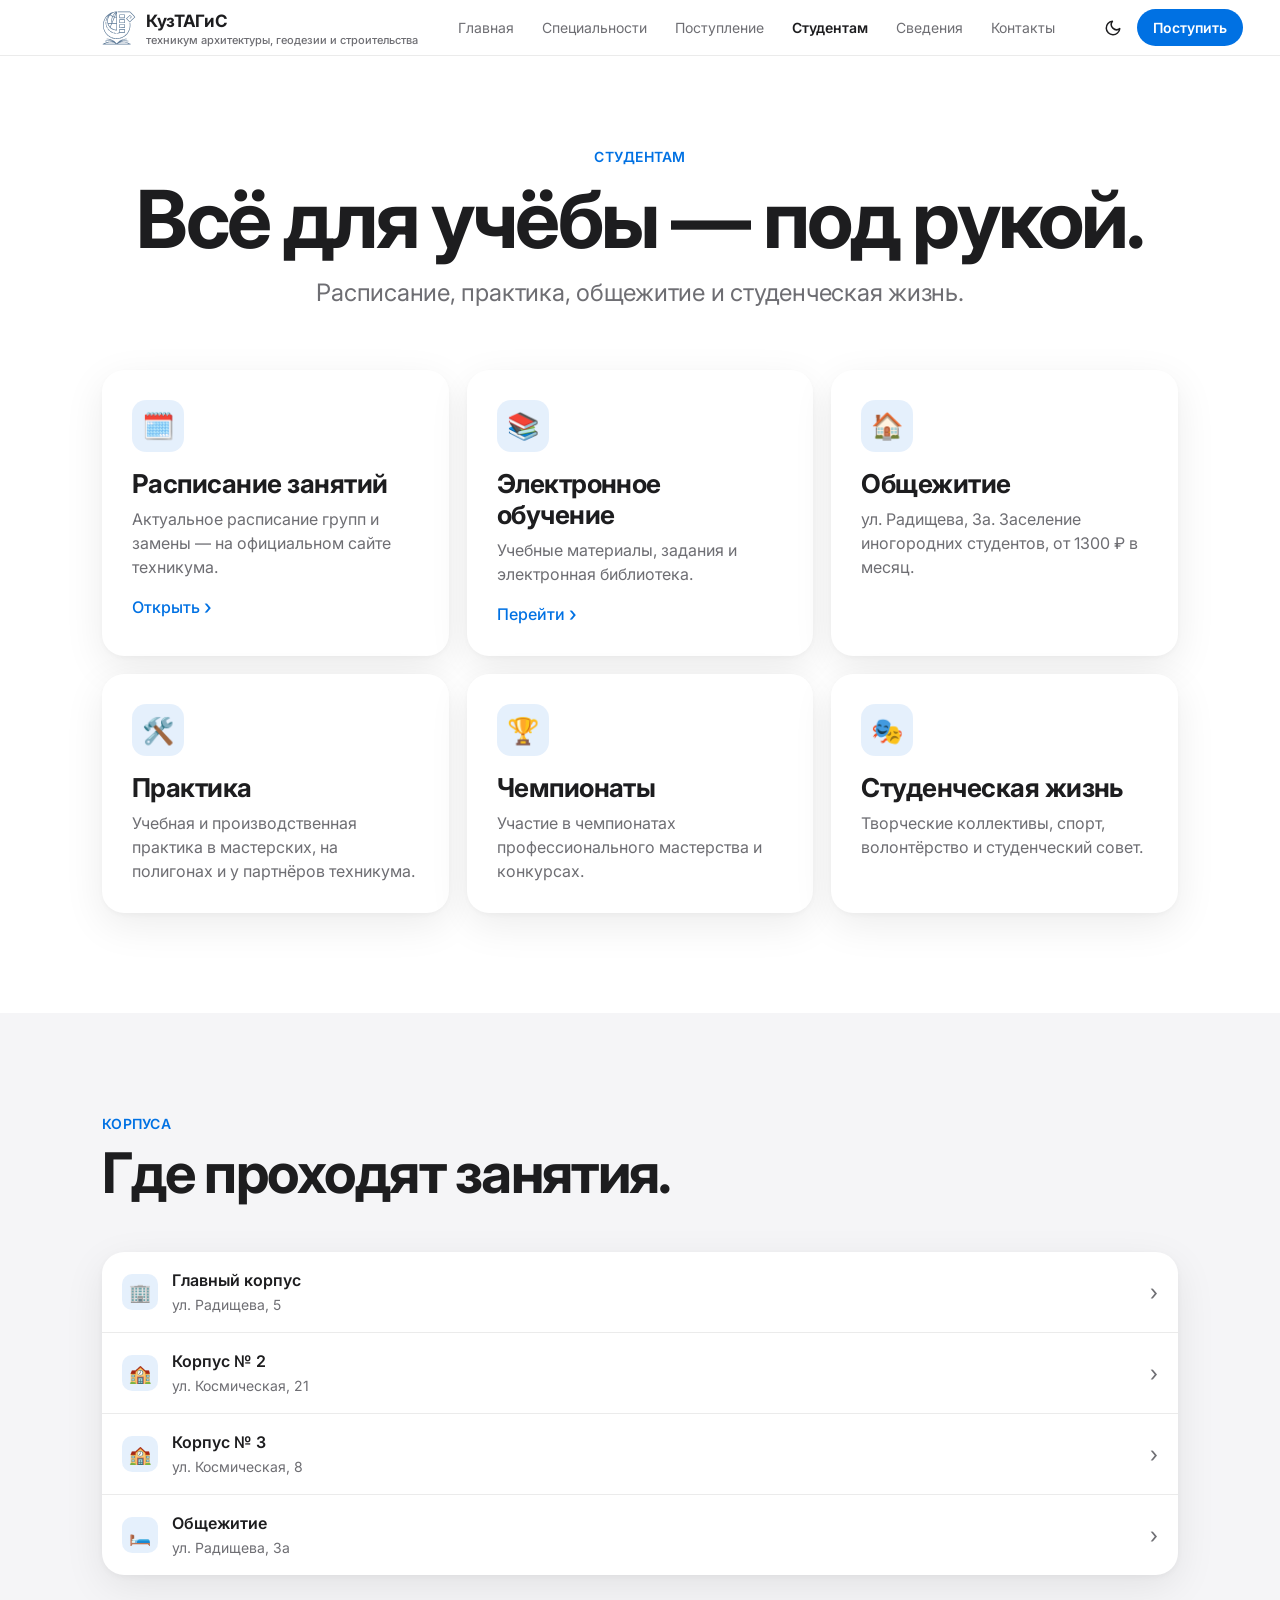
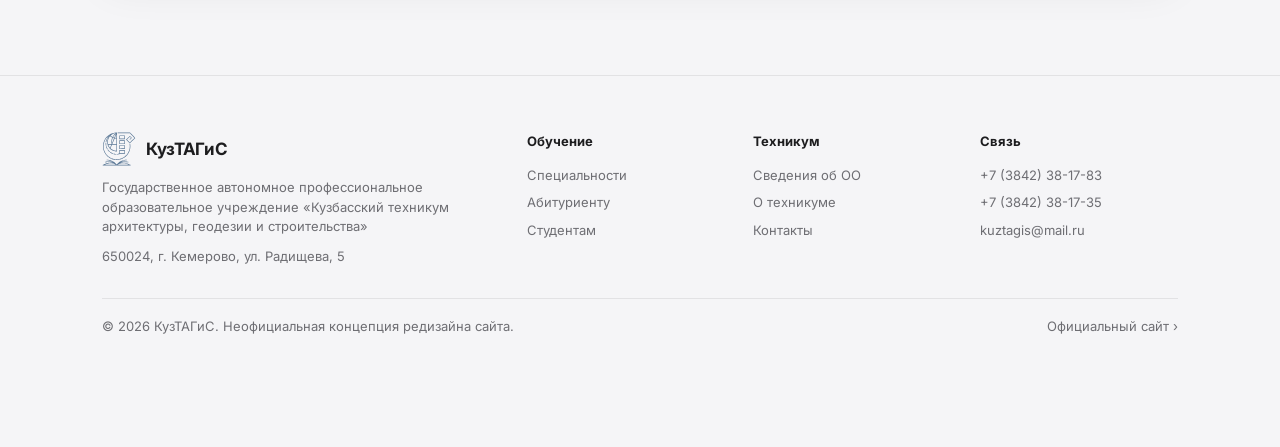
<file: kuztagis/studentam.html>
<!doctype html>
<html lang="ru">
<head>
<meta charset="utf-8">
<meta name="viewport" content="width=device-width,initial-scale=1,viewport-fit=cover">
<title>Студентам — КузТАГиС</title>
<meta name="theme-color" content="#0071e3">
<link rel="icon" href="assets/logo.svg" type="image/svg+xml">
<link rel="preconnect" href="https://fonts.googleapis.com"><link href="https://fonts.googleapis.com/css2?family=Inter:wght@400;500;600;700&display=swap" rel="stylesheet">
<link rel="stylesheet" href="assets/style.css">
</head>
<body data-page="stud">
<main>
<section class="page-hero">
  <div class="wrap">
    <p class="eyebrow rv">Студентам</p>
    <h1 class="words">Всё для учёбы — под рукой.</h1>
    <p class="lead rv d2">Расписание, практика, общежитие и студенческая жизнь.</p>
  </div>
</section>
<section style="padding-top:10px">
  <div class="wrap">
    <div class="cards">
      <a class="card rv" href="https://kuztagis.kemobl.ru/" target="_blank" rel="noopener"><div class="ic">🗓️</div><h3>Расписание занятий</h3><p>Актуальное расписание групп и замены — на официальном сайте техникума.</p><span class="link">Открыть</span></a>
      <a class="card rv d1" href="https://kuztagis.kemobl.ru/" target="_blank" rel="noopener"><div class="ic">📚</div><h3>Электронное обучение</h3><p>Учебные материалы, задания и электронная библиотека.</p><span class="link">Перейти</span></a>
      <div class="card rv d2"><div class="ic">🏠</div><h3>Общежитие</h3><p>ул. Радищева, 3а. Заселение иногородних студентов, от 1300 ₽ в месяц.</p></div>
      <div class="card rv"><div class="ic">🛠️</div><h3>Практика</h3><p>Учебная и производственная практика в мастерских, на полигонах и у партнёров техникума.</p></div>
      <div class="card rv d1"><div class="ic">🏆</div><h3>Чемпионаты</h3><p>Участие в чемпионатах профессионального мастерства и конкурсах.</p></div>
      <div class="card rv d2"><div class="ic">🎭</div><h3>Студенческая жизнь</h3><p>Творческие коллективы, спорт, волонтёрство и студенческий совет.</p></div>
    </div>
  </div>
</section>
<section class="alt">
  <div class="wrap">
    <div class="head rv"><p class="eyebrow">Корпуса</p><h2>Где проходят занятия.</h2></div>
    <div class="list rv">
      <a class="row" href="kontakty.html"><div class="ic">🏢</div><div class="t"><b>Главный корпус</b><span>ул. Радищева, 5</span></div><span class="arrow">›</span></a>
      <a class="row" href="kontakty.html"><div class="ic">🏫</div><div class="t"><b>Корпус № 2</b><span>ул. Космическая, 21</span></div><span class="arrow">›</span></a>
      <a class="row" href="kontakty.html"><div class="ic">🏫</div><div class="t"><b>Корпус № 3</b><span>ул. Космическая, 8</span></div><span class="arrow">›</span></a>
      <a class="row" href="kontakty.html"><div class="ic">🛏️</div><div class="t"><b>Общежитие</b><span>ул. Радищева, 3а</span></div><span class="arrow">›</span></a>
    </div>
  </div>
</section>
</main>
<script src="assets/app.js"></script>
</body>
</html>
</file>
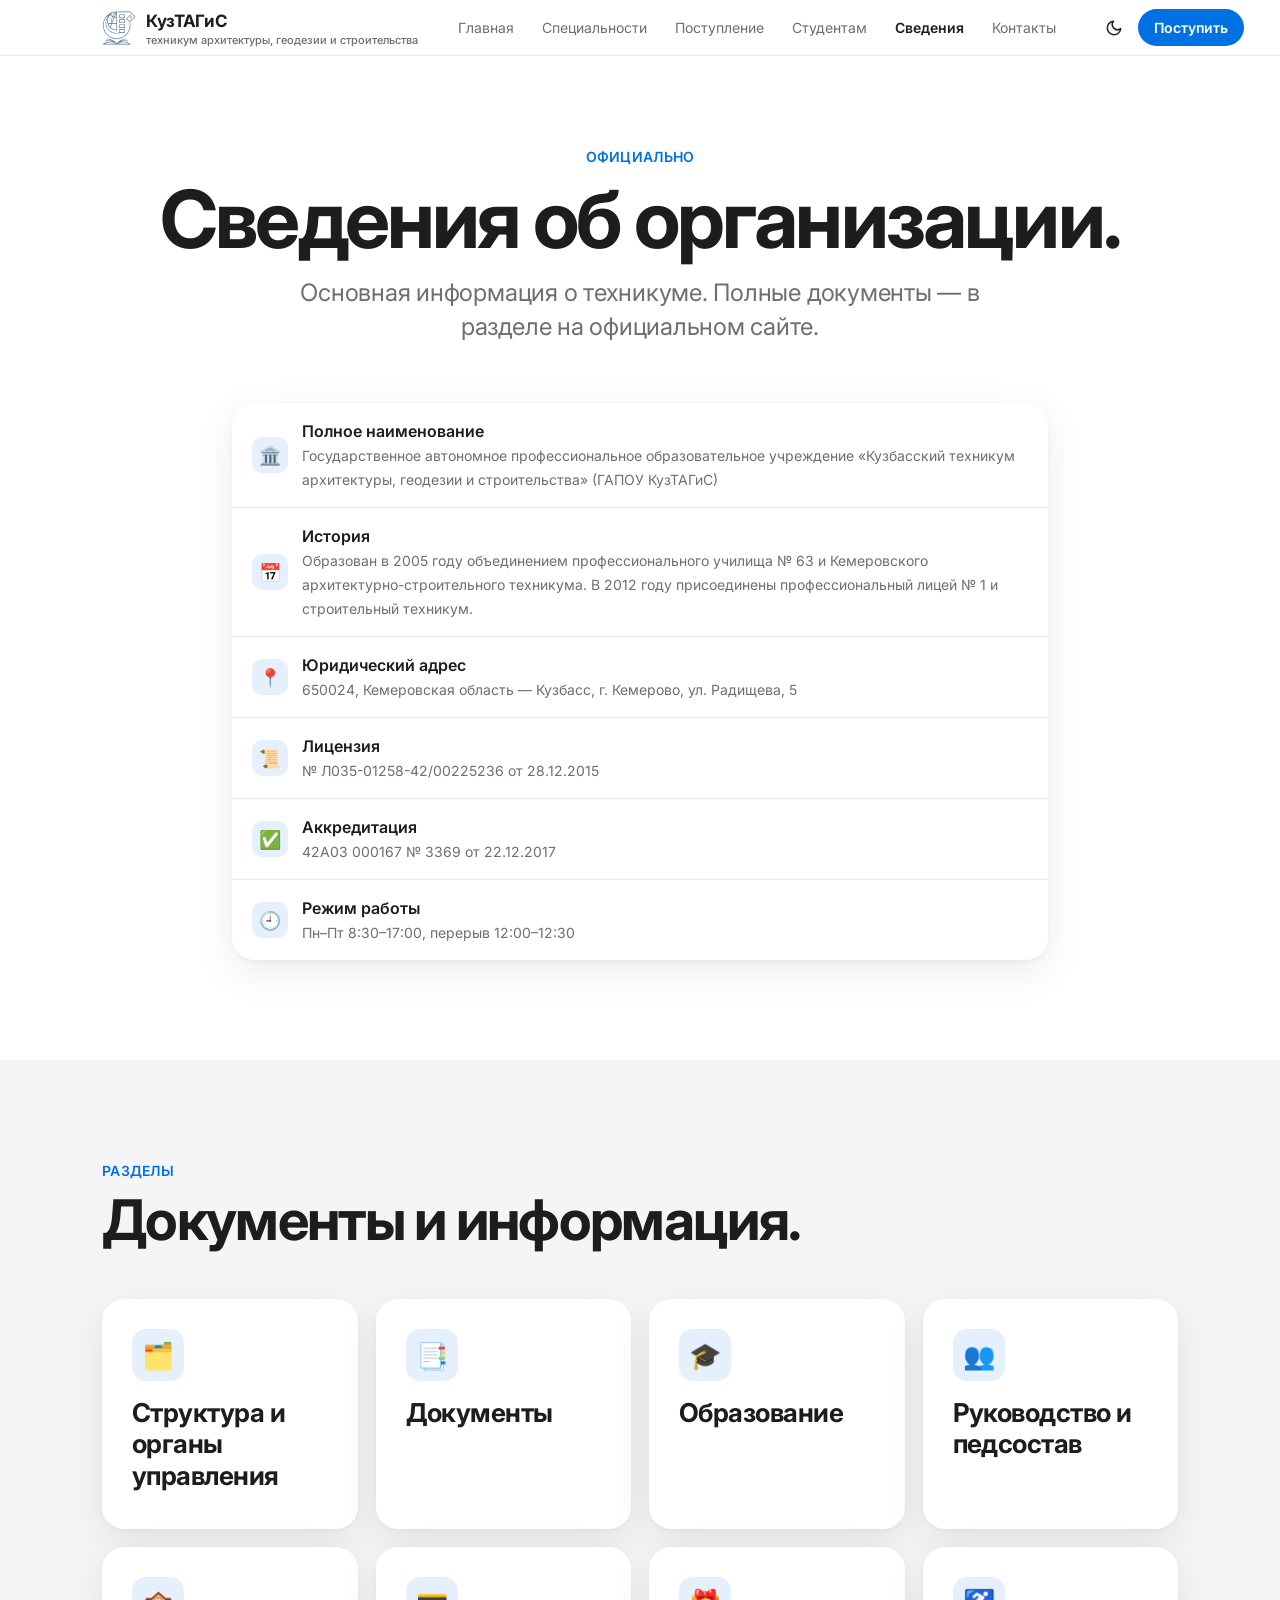
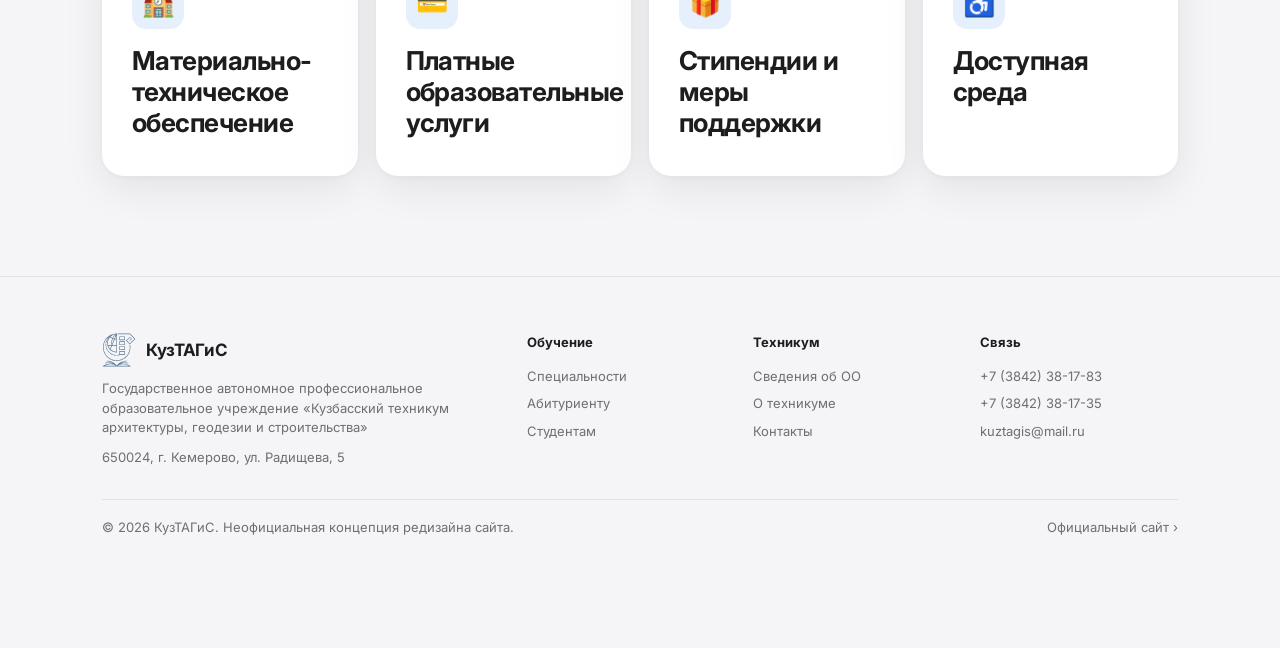
<file: kuztagis/svedeniya.html>
<!doctype html>
<html lang="ru">
<head>
<meta charset="utf-8">
<meta name="viewport" content="width=device-width,initial-scale=1,viewport-fit=cover">
<title>Сведения об образовательной организации — КузТАГиС</title>
<meta name="theme-color" content="#0071e3">
<link rel="icon" href="assets/logo.svg" type="image/svg+xml">
<link rel="preconnect" href="https://fonts.googleapis.com"><link href="https://fonts.googleapis.com/css2?family=Inter:wght@400;500;600;700&display=swap" rel="stylesheet">
<link rel="stylesheet" href="assets/style.css">
</head>
<body data-page="svd">
<main>
<section class="page-hero">
  <div class="wrap">
    <p class="eyebrow rv">Официально</p>
    <h1 class="words">Сведения об организации.</h1>
    <p class="lead rv d2">Основная информация о техникуме. Полные документы — в разделе на официальном сайте.</p>
  </div>
</section>
<section style="padding-top:10px">
  <div class="wrap" style="max-width:860px">
    <div class="list rv">
      <div class="row"><div class="ic">🏛️</div><div class="t"><b>Полное наименование</b><span>Государственное автономное профессиональное образовательное учреждение «Кузбасский техникум архитектуры, геодезии и строительства» (ГАПОУ КузТАГиС)</span></div></div>
      <div class="row"><div class="ic">📅</div><div class="t"><b>История</b><span>Образован в 2005 году объединением профессионального училища № 63 и Кемеровского архитектурно-строительного техникума. В 2012 году присоединены профессиональный лицей № 1 и строительный техникум.</span></div></div>
      <div class="row"><div class="ic">📍</div><div class="t"><b>Юридический адрес</b><span>650024, Кемеровская область — Кузбасс, г. Кемерово, ул. Радищева, 5</span></div></div>
      <div class="row"><div class="ic">📜</div><div class="t"><b>Лицензия</b><span>№ Л035-01258-42/00225236 от 28.12.2015</span></div></div>
      <div class="row"><div class="ic">✅</div><div class="t"><b>Аккредитация</b><span>42А03 000167 № 3369 от 22.12.2017</span></div></div>
      <div class="row"><div class="ic">🕘</div><div class="t"><b>Режим работы</b><span>Пн–Пт 8:30–17:00, перерыв 12:00–12:30</span></div></div>
    </div>
  </div>
</section>
<section class="alt">
  <div class="wrap">
    <div class="head rv"><p class="eyebrow">Разделы</p><h2>Документы и информация.</h2></div>
    <div class="cards four">
      <a class="card rv" href="https://kuztagis.kemobl.ru/" target="_blank" rel="noopener"><div class="ic">🗂️</div><h3>Структура и органы управления</h3></a>
      <a class="card rv d1" href="https://kuztagis.kemobl.ru/" target="_blank" rel="noopener"><div class="ic">📑</div><h3>Документы</h3></a>
      <a class="card rv d2" href="https://kuztagis.kemobl.ru/" target="_blank" rel="noopener"><div class="ic">🎓</div><h3>Образование</h3></a>
      <a class="card rv d3" href="https://kuztagis.kemobl.ru/" target="_blank" rel="noopener"><div class="ic">👥</div><h3>Руководство и педсостав</h3></a>
      <a class="card rv" href="https://kuztagis.kemobl.ru/" target="_blank" rel="noopener"><div class="ic">🏫</div><h3>Материально-техническое обеспечение</h3></a>
      <a class="card rv d1" href="https://kuztagis.kemobl.ru/" target="_blank" rel="noopener"><div class="ic">💳</div><h3>Платные образовательные услуги</h3></a>
      <a class="card rv d2" href="https://kuztagis.kemobl.ru/" target="_blank" rel="noopener"><div class="ic">🎁</div><h3>Стипендии и меры поддержки</h3></a>
      <a class="card rv d3" href="https://kuztagis.kemobl.ru/" target="_blank" rel="noopener"><div class="ic">♿</div><h3>Доступная среда</h3></a>
    </div>
  </div>
</section>
</main>
<script src="assets/app.js"></script>
</body>
</html>
</file>
<file: bas-test/style.css>
/* БАС Тест — минималистичное оформление */
:root {
  --bg: #FFFFFF;
  --card: #FFFFFF;
  --card2: #F5F5F4;
  --text: #111111;
  --muted: #8A8A8E;
  --line: #EAEAEA;
  --accent: #2563EB;
  --accent-soft: #EFF4FF;
  --ink: #111111;
  --ink-text: #FFFFFF;
  --ok: #15803D;
  --ok-soft: #F0FAF3;
  --bad: #DC2626;
  --bad-soft: #FEF2F2;
  --warn: #D97706;
  --r: 14px;
  --fs: 1;
  color-scheme: light;
}
:root[data-theme="dark"] {
  --bg: #0B0B0C; --card: #0B0B0C; --card2: #18181A; --text: #F2F2F2; --muted: #8E8E93; --line: #232326;
  --accent: #6EA0FF; --accent-soft: #14213D; --ink: #F2F2F2; --ink-text: #0B0B0C;
  --ok: #4ADE80; --ok-soft: #0F2418; --bad: #F87171; --bad-soft: #2A1212;
  color-scheme: dark;
}
@media (prefers-color-scheme: dark) {
  :root:not([data-theme="light"]) {
    --bg: #0B0B0C; --card: #0B0B0C; --card2: #18181A; --text: #F2F2F2; --muted: #8E8E93; --line: #232326;
    --accent: #6EA0FF; --accent-soft: #14213D; --ink: #F2F2F2; --ink-text: #0B0B0C;
    --ok: #4ADE80; --ok-soft: #0F2418; --bad: #F87171; --bad-soft: #2A1212;
    color-scheme: dark;
  }
}
:root[data-font="large"] { --fs: 1.14; }

* { box-sizing: border-box; -webkit-tap-highlight-color: transparent; }
html, body { margin: 0; padding: 0; }
body {
  background: var(--bg); color: var(--text);
  font-family: -apple-system, BlinkMacSystemFont, "SF Pro Text", "Segoe UI", Roboto, "Helvetica Neue", Arial, sans-serif;
  font-size: calc(16px * var(--fs)); line-height: 1.45;
  overflow-x: hidden; -webkit-text-size-adjust: 100%;
}
button { font: inherit; color: inherit; border: 0; background: none; cursor: pointer; padding: 0; }
button:focus-visible, [tabindex]:focus-visible { outline: 2px solid var(--accent); outline-offset: 2px; }
#app { max-width: 520px; margin: 0 auto; min-height: 100vh; min-height: 100dvh; }
.view { padding: 0 20px calc(92px + env(safe-area-inset-bottom, 0px)); animation: fadeIn .18s ease; }
.view.no-tabs { padding-bottom: calc(28px + env(safe-area-inset-bottom, 0px)); }
@keyframes fadeIn { from { opacity: 0; } to { opacity: 1; } }
@media (prefers-reduced-motion: reduce) { * { animation: none !important; transition: none !important; } }

/* ---------- Шапка ---------- */
.topbar {
  position: sticky; top: 0; z-index: 20; margin: 0 -20px 8px;
  padding: calc(6px + env(safe-area-inset-top, 0px)) 10px 6px;
  background: var(--bg); border-bottom: 1px solid transparent;
  display: flex; align-items: center; gap: 2px; min-height: 54px;
}
.topbar h1 { flex: 1; margin: 0; font-size: calc(17px * var(--fs)); font-weight: 600; white-space: nowrap; overflow: hidden; text-overflow: ellipsis; padding: 0 4px; }
.icon-btn { width: 44px; height: 44px; border-radius: 12px; display: grid; place-items: center; flex: none; color: var(--text); }
.icon-btn:active { background: var(--card2); }
.icon-btn svg { width: 22px; height: 22px; stroke-width: 1.8; }
.timer, .counter { font-variant-numeric: tabular-nums; font-weight: 600; padding: 0 10px; color: var(--muted); font-size: calc(15px * var(--fs)); }
.timer { color: var(--text); }
.timer.low { color: var(--bad); }

.home-head { display: flex; align-items: flex-start; gap: 12px; padding: calc(28px + env(safe-area-inset-top, 0px)) 0 8px; }
.home-head .grow { flex: 1; min-width: 0; }
.eyebrow { margin: 0; color: var(--muted); font-size: calc(13px * var(--fs)); }
.home-head h1 { margin: 2px 0 0; font-size: calc(30px * var(--fs)); font-weight: 700; letter-spacing: -.025em; }
.home-head .icon-btn { margin-right: -10px; color: var(--muted); }

.overview { padding: 20px 0 22px; border-bottom: 1px solid var(--line); }
.ov-num { display: flex; align-items: baseline; gap: 8px; }
.ov-num b { font-size: calc(44px * var(--fs)); font-weight: 600; letter-spacing: -.04em; line-height: 1; font-variant-numeric: tabular-nums; }
.ov-num span { color: var(--muted); }
.ov-meta { display: flex; gap: 18px; flex-wrap: wrap; margin-top: 12px; color: var(--muted); font-size: calc(14px * var(--fs)); }
.ov-meta b { color: var(--text); font-weight: 600; }

/* ---------- Общие ---------- */
.card { background: var(--card); border: 1px solid var(--line); border-radius: var(--r); padding: 16px; margin-bottom: 12px; }
.section-title { font-size: calc(13px * var(--fs)); font-weight: 500; color: var(--muted); margin: 28px 0 6px; }
.section-title:first-child { margin-top: 4px; }
.muted { color: var(--muted); }
.small { font-size: calc(14px * var(--fs)); }

/* ---------- Меню режимов ---------- */
.menu { border-top: 1px solid var(--line); }
.row { display: flex; align-items: center; gap: 14px; width: 100%; text-align: left; padding: 14px 0; border-bottom: 1px solid var(--line); min-height: 64px; }
.row:active { opacity: .55; }
.row .ri { width: 22px; display: grid; place-items: center; color: var(--text); flex: none; }
.row .ri svg { width: 22px; height: 22px; stroke-width: 1.7; }
.row .grow { flex: 1; min-width: 0; }
.row b { display: block; font-weight: 600; font-size: calc(16px * var(--fs)); }
.row span { display: block; color: var(--muted); font-size: calc(13px * var(--fs)); }
.row .cnt { font-style: normal; font-size: calc(13px * var(--fs)); font-weight: 600; color: var(--muted); font-variant-numeric: tabular-nums; }
.row > svg { width: 18px; height: 18px; color: #C4C4C7; flex: none; }

.banner { display: flex; align-items: center; gap: 12px; border: 1px solid var(--line); border-radius: var(--r); padding: 10px 10px 10px 14px; margin: 16px 0 0; }
.banner p { flex: 1; margin: 0; font-size: calc(14px * var(--fs)); color: var(--muted); }

/* ---------- Кнопки ---------- */
.btn {
  display: flex; align-items: center; justify-content: center; gap: 8px; width: 100%; min-height: 52px;
  border-radius: var(--r); font-weight: 600; font-size: calc(16px * var(--fs)); padding: 10px 16px;
  background: var(--ink); color: var(--ink-text); transition: opacity .15s;
}
.btn:active { opacity: .75; }
.btn[disabled] { opacity: .25; pointer-events: none; }
.btn.secondary, .btn.ghost { background: transparent; color: var(--text); border: 1px solid var(--line); }
.btn.danger { background: transparent; color: var(--bad); border: 1px solid var(--line); }
.btn.small-btn { min-height: 40px; font-size: calc(14px * var(--fs)); width: auto; }
.btn.cta { margin-top: 20px; flex-direction: column; gap: 0; min-height: 60px; }
.btn.cta small { font-weight: 400; opacity: .6; font-size: calc(13px * var(--fs)); }
.btn-row { display: flex; gap: 10px; margin-top: 14px; }
.btn-row .btn { flex: 1; }
.stack > * + * { margin-top: 10px; }

/* ---------- Списки ---------- */
.list-item { display: flex; align-items: center; gap: 12px; width: 100%; text-align: left; padding: 14px 0; border-bottom: 1px solid var(--line); min-height: 60px; }
.list-item:active { opacity: .55; }
.list-item .grow { flex: 1; min-width: 0; }
.list-item b { display: block; font-size: calc(16px * var(--fs)); font-weight: 600; }
.list-item .sub { color: var(--muted); font-size: calc(13px * var(--fs)); margin-top: 2px; }
.list-item > svg { color: #C4C4C7; flex: none; }
.badge { font-size: calc(13px * var(--fs)); font-weight: 500; color: var(--muted); white-space: nowrap; font-variant-numeric: tabular-nums; }
.badge.ok { color: var(--ok); }
.badge.bad { color: var(--bad); }
.bar { height: 3px; border-radius: 2px; background: var(--line); overflow: hidden; margin-top: 12px; }
.bar i { display: block; height: 100%; background: var(--ink); border-radius: 2px; transition: width .35s; }
.bar.ok i { background: var(--ok); }

.ticket-grid { display: grid; grid-template-columns: repeat(2, 1fr); gap: 10px; }
.ticket { background: var(--card); border: 1px solid var(--line); border-radius: var(--r); padding: 16px; text-align: left; min-height: 112px; display: flex; flex-direction: column; justify-content: space-between; gap: 8px; }
.ticket:active { background: var(--card2); }
.ticket .tn { font-size: calc(28px * var(--fs)); font-weight: 600; line-height: 1; letter-spacing: -.03em; }
.ticket b { font-size: calc(15px * var(--fs)); font-weight: 600; }
.ticket.ok { border-color: var(--ok); }
.ticket.ok .tn { color: var(--ok); }
.ticket.bad { border-color: var(--bad); }
.ticket.bad .tn { color: var(--bad); }

.seg { display: flex; border-bottom: 1px solid var(--line); gap: 18px; margin-bottom: 4px; }
.seg button { padding: 10px 0; font-weight: 500; font-size: calc(15px * var(--fs)); color: var(--muted); border-bottom: 2px solid transparent; margin-bottom: -1px; }
.seg button.on { color: var(--text); border-bottom-color: var(--ink); }
.card .seg { margin-top: 6px; }

.setting { display: flex; align-items: center; gap: 12px; padding: 12px 0; border-bottom: 1px solid var(--line); }
.setting:last-child { border-bottom: 0; }
.setting .grow { flex: 1; }
.setting b { font-weight: 600; }
.switch { width: 48px; height: 28px; border-radius: 14px; background: var(--line); position: relative; flex: none; transition: background .2s; }
.switch::after { content: ""; position: absolute; top: 2px; left: 2px; width: 24px; height: 24px; border-radius: 50%; background: #fff; box-shadow: 0 1px 2px rgba(0,0,0,.2); transition: transform .2s; }
.switch.on { background: var(--ink); }
.switch.on::after { transform: translateX(20px); background: var(--ink-text); }

.stat-grid { display: grid; grid-template-columns: repeat(3, 1fr); border-top: 1px solid var(--line); border-bottom: 1px solid var(--line); }
.stat { padding: 16px 4px; text-align: left; }
.stat + .stat { border-left: 1px solid var(--line); padding-left: 14px; }
.stat b { display: block; font-size: calc(26px * var(--fs)); font-weight: 600; letter-spacing: -.03em; font-variant-numeric: tabular-nums; }
.stat span { color: var(--muted); font-size: calc(12px * var(--fs)); }

.empty { text-align: center; padding: 56px 16px; color: var(--muted); }
.empty .ei { margin: 0 auto 14px; color: var(--muted); }
.empty .ei svg { width: 32px; height: 32px; stroke-width: 1.6; }
.empty b { display: block; color: var(--text); font-size: calc(17px * var(--fs)); font-weight: 600; margin-bottom: 4px; }

.info { display: flex; gap: 12px; align-items: flex-start; }
.info .ii { display: none; }
.rules { margin: 10px 0 18px; padding: 0; list-style: none; }
.rules li { display: flex; gap: 12px; padding: 10px 0; border-bottom: 1px solid var(--line); font-size: calc(15px * var(--fs)); }
.rules li:last-child { border-bottom: 0; }
.rules li b { color: var(--muted); font-weight: 500; min-width: 14px; font-variant-numeric: tabular-nums; }

/* ---------- Вопрос ---------- */
.qprog { height: 2px; background: var(--line); margin: 0 -20px 12px; }
.qprog i { display: block; height: 100%; background: var(--ink); transition: width .3s; }
.strip { display: flex; gap: 6px; overflow-x: auto; margin: 0 -20px 16px; padding: 2px 20px 4px; scrollbar-width: none; }
.strip::-webkit-scrollbar { display: none; }
.strip button { flex: none; min-width: 34px; height: 34px; padding: 0 6px; border-radius: 10px; border: 1px solid var(--line); font-weight: 500; font-size: 14px; color: var(--muted); font-variant-numeric: tabular-nums; }
.strip button.ok { background: var(--ok); border-color: var(--ok); color: #fff; }
.strip button.bad { background: var(--bad); border-color: var(--bad); color: #fff; }
.strip button.done { background: var(--card2); color: var(--text); }
.strip button.cur { border-color: var(--ink); color: var(--text); font-weight: 700; }
.strip button.ok.cur, .strip button.bad.cur { color: #fff; box-shadow: 0 0 0 2px var(--bg), 0 0 0 3px var(--ink); }

.qcard { padding: 0 0 4px; margin-bottom: 18px; }
.qmeta { display: flex; align-items: center; gap: 4px 10px; flex-wrap: wrap; margin-bottom: 10px; }
.chip { font-size: calc(12px * var(--fs)); font-weight: 500; color: var(--muted); }
.chip + .chip::before { content: "·"; margin-right: 10px; color: var(--line); }
.chip.kind { color: var(--text); }
.chip.was-open { color: var(--warn); }
.qmeta .star { margin-left: auto; width: 36px; height: 36px; margin-right: -8px; border-radius: 10px; display: grid; place-items: center; color: #C4C4C7; }
.qmeta .star.on { color: var(--warn); }
.qmeta .star svg { width: 20px; height: 20px; stroke-width: 1.8; }
.qnum { display: none; }
.qtext { font-size: calc(20px * var(--fs)); font-weight: 600; line-height: 1.38; margin: 0; letter-spacing: -.01em; }
.hint { color: var(--muted); font-size: calc(14px * var(--fs)); margin: 10px 0 0; }
.hint svg { display: none; }

.opts { display: flex; flex-direction: column; gap: 8px; }
.opt {
  display: flex; align-items: flex-start; gap: 12px; width: 100%; text-align: left; min-height: 54px;
  background: var(--card); border: 1px solid var(--line); border-radius: var(--r); padding: 14px;
  font-size: calc(16px * var(--fs)); line-height: 1.4; transition: background .15s, border-color .15s;
}
.opt:active { background: var(--card2); }
.opt .num { flex: none; width: 22px; color: var(--muted); font-weight: 600; font-size: 15px; display: grid; place-items: center; height: 22px; }
.opt .num svg { width: 18px; height: 18px; stroke-width: 2.4; }
.opt .txt { flex: 1; min-width: 0; overflow-wrap: anywhere; }
.opt.sel { border-color: var(--ink); }
.opt.sel .num { color: var(--text); }
.opt.ok { border-color: var(--ok); background: var(--ok-soft); }
.opt.ok .num { color: var(--ok); }
.opt.bad { border-color: var(--bad); background: var(--bad-soft); }
.opt.bad .num { color: var(--bad); }
.opt.miss { border-color: var(--ok); border-style: dashed; }
.opt.locked { pointer-events: none; }
.opt.dim { opacity: .4; }
.check { width: 22px; height: 22px; border-radius: 6px; border: 1.5px solid #C4C4C7; flex: none; display: grid; place-items: center; }
.opt.sel .check { background: var(--ink); border-color: var(--ink); }
.opt.ok .check { background: var(--ok); border-color: var(--ok); }
.opt.bad .check { background: var(--bad); border-color: var(--bad); }
.check svg { width: 14px; height: 14px; color: var(--ink-text); }
.opt.ok .check svg, .opt.bad .check svg { color: #fff; }

.match-label { font-size: calc(13px * var(--fs)); color: var(--muted); font-weight: 500; margin: 18px 0 8px; }
.opt .tag { flex: none; min-width: 24px; height: 24px; border-radius: 7px; display: grid; place-items: center; font-weight: 600; font-size: 13px; color: #fff; background: var(--line); }
.tag.plain { background: transparent; color: var(--muted); border: 1px solid var(--line); }
.opt.picked { border-color: var(--pc); }
.opt.active { border-color: var(--pc); box-shadow: inset 0 0 0 1px var(--pc); }

.res-line { padding: 10px 0; border-bottom: 1px solid var(--line); font-size: calc(15px * var(--fs)); }
.res-line:last-child { border-bottom: 0; }
.res-line .mark { font-weight: 700; margin-right: 6px; }
.res-line.ok .mark { color: var(--ok); }
.res-line.bad .mark { color: var(--bad); }
.res-line .right { color: var(--ok); font-size: calc(14px * var(--fs)); margin-top: 4px; }

.explain { margin-top: 18px; padding-top: 16px; border-top: 1px solid var(--line); animation: fadeIn .2s ease; }
.explain .verdict { display: flex; align-items: center; gap: 8px; font-weight: 600; font-size: calc(16px * var(--fs)); margin-bottom: 10px; }
.explain .verdict i { display: grid; place-items: center; }
.explain .verdict i svg { width: 18px; height: 18px; stroke-width: 2.4; }
.explain.ok .verdict { color: var(--ok); }
.explain.bad .verdict { color: var(--bad); }
.explain .rightans { margin-bottom: 12px; font-size: calc(15px * var(--fs)); }
.explain .rightans b { display: block; color: var(--muted); font-weight: 500; font-size: calc(13px * var(--fs)); margin-bottom: 2px; }
.explain h3 { margin: 0 0 4px; font-size: calc(13px * var(--fs)); font-weight: 500; color: var(--muted); }
.explain p { margin: 0; font-size: calc(15px * var(--fs)); line-height: 1.55; }

.result-hero { text-align: left; padding: 24px 0 22px; border: 0; border-bottom: 1px solid var(--line); border-radius: 0; margin-bottom: 18px; }
.result-hero .big { font-size: calc(36px * var(--fs)); font-weight: 600; margin: 12px 0 2px; letter-spacing: -.03em; }
.result-hero.ok .big { color: var(--ok); }
.result-hero.bad .big { color: var(--bad); }
.result-icon { width: 40px; height: 40px; border-radius: 50%; display: grid; place-items: center; border: 1.5px solid currentColor; }
.result-hero.ok .result-icon { color: var(--ok); }
.result-hero.bad .result-icon { color: var(--bad); }
.result-icon svg { width: 20px; height: 20px; }
.err-item { padding: 14px 0; border-bottom: 1px solid var(--line); }
.err-item .q { font-weight: 600; margin-bottom: 6px; }
.err-item .a { color: var(--ok); font-size: calc(15px * var(--fs)); }
.err-item .a b { font-weight: 500; }
.err-item .e { color: var(--muted); font-size: calc(14px * var(--fs)); margin-top: 6px; }

/* ---------- Нижняя панель ---------- */
.tabbar { position: fixed; left: 0; right: 0; bottom: 0; z-index: 30; background: var(--bg); border-top: 1px solid var(--line); padding: 4px 8px calc(4px + env(safe-area-inset-bottom, 0px)); }
.tabbar .inner { max-width: 520px; margin: 0 auto; display: flex; }
.tabbar button { flex: 1; display: flex; flex-direction: column; align-items: center; gap: 2px; padding: 6px 0; min-height: 52px; color: #A1A1A6; font-size: 11px; font-weight: 500; position: relative; }
.tabbar button svg { width: 22px; height: 22px; stroke-width: 1.8; }
.tabbar button.on { color: var(--text); }
.tabbar .dot { position: absolute; top: 3px; left: calc(50% + 6px); min-width: 16px; height: 16px; border-radius: 8px; background: var(--bad); color: #fff; font-size: 10px; font-weight: 600; display: grid; place-items: center; padding: 0 4px; }
.hidden { display: none !important; }

/* ---------- Модальное окно и тост ---------- */
.modal-back { position: fixed; inset: 0; z-index: 100; background: rgba(0, 0, 0, .35); display: flex; align-items: flex-end; justify-content: center; animation: fadeIn .15s ease; }
.modal { background: var(--bg); width: 100%; max-width: 520px; border-radius: 20px 20px 0 0; padding: 22px 20px calc(16px + env(safe-area-inset-bottom, 0px)); animation: slideUp .2s ease; }
@keyframes slideUp { from { transform: translateY(30px); } to { transform: none; } }
.modal h2 { margin: 0 0 6px; font-size: calc(19px * var(--fs)); font-weight: 600; }
.modal p { margin: 0 0 18px; color: var(--muted); }
.toast { position: fixed; left: 50%; bottom: calc(84px + env(safe-area-inset-bottom, 0px)); transform: translateX(-50%); z-index: 120; background: var(--ink); color: var(--ink-text); padding: 10px 16px; border-radius: 12px; font-weight: 500; font-size: 14px; max-width: calc(100% - 40px); animation: fadeIn .2s ease; }

.ring { width: 96px; height: 96px; flex: none; position: relative; }
.ring svg { width: 100%; height: 100%; transform: rotate(-90deg); }
.ring .trk { stroke: var(--line); }
.ring .arc { stroke: var(--ink); }
.ring .val { position: absolute; inset: 0; display: grid; place-items: center; font-weight: 600; font-size: calc(20px * var(--fs)); }
</file>
<file: kuztagis/assets/style.css>
/* КузТАГиС — Apple-style */
:root{
  --bg:#ffffff; --bg2:#f5f5f7; --card:#ffffff; --text:#1d1d1f; --muted:#6e6e73;
  --line:rgba(0,0,0,.08); --accent:#0071e3; --accent2:#0040dd; --accent-soft:rgba(0,113,227,.1);
  --glass:rgba(255,255,255,.72); --shadow:0 2px 6px rgba(0,0,0,.04),0 12px 40px rgba(0,0,0,.08);
  --r:22px; --logo:#5B7896; --r-sm:14px; --max:1120px; --ease:cubic-bezier(.22,1,.36,1);
  --font:-apple-system,BlinkMacSystemFont,"SF Pro Display","SF Pro Text","Inter","Helvetica Neue",Arial,sans-serif;
}
@media (prefers-color-scheme:dark){
  :root:not([data-theme="light"]){
    --bg:#000; --bg2:#111113; --card:#1c1c1e; --text:#f5f5f7; --muted:#a1a1a6;
    --line:rgba(255,255,255,.1); --accent:#2997ff; --accent-soft:rgba(41,151,255,.15);
    --glass:rgba(22,22,23,.72); --shadow:0 2px 6px rgba(0,0,0,.3),0 12px 40px rgba(0,0,0,.4); --logo:#9DB6D3;
  }
}
:root[data-theme="dark"]{
  --bg:#000; --bg2:#111113; --card:#1c1c1e; --text:#f5f5f7; --muted:#a1a1a6;
  --line:rgba(255,255,255,.1); --accent:#2997ff; --accent-soft:rgba(41,151,255,.15);
  --glass:rgba(22,22,23,.72); --shadow:0 2px 6px rgba(0,0,0,.3),0 12px 40px rgba(0,0,0,.4); --logo:#9DB6D3;
}
*{box-sizing:border-box;margin:0;padding:0}
html{scroll-behavior:smooth;-webkit-text-size-adjust:100%}
body{font-family:var(--font);background:var(--bg);color:var(--text);line-height:1.5;
  -webkit-font-smoothing:antialiased;overflow-x:hidden;transition:background .4s,color .4s}
a{color:inherit;text-decoration:none}
img,svg{display:block;max-width:100%}
button{font:inherit;color:inherit;background:none;border:0;cursor:pointer}
.wrap{max-width:var(--max);margin:0 auto;padding:0 22px}
.muted{color:var(--muted)}
.accent{color:var(--accent)}
.grad{background:linear-gradient(90deg,#0a84ff,#5e5ce6 50%,#bf5af2);-webkit-background-clip:text;background-clip:text;color:transparent}

/* ===== NAV ===== */
.nav{position:fixed;inset:0 0 auto 0;z-index:50;height:56px;background:var(--glass);
  backdrop-filter:saturate(180%) blur(20px);-webkit-backdrop-filter:saturate(180%) blur(20px);
  border-bottom:1px solid var(--line);transition:transform .4s var(--ease)}
.nav .wrap{height:100%;display:flex;align-items:center;gap:28px}
.brand{display:flex;align-items:center;gap:10px;font-weight:700;font-size:17px;letter-spacing:-.02em;flex-shrink:0}
.brand img{width:34px;height:34px}
@media (prefers-color-scheme:dark){:root:not([data-theme="light"]) .brand img{filter:brightness(1.9) saturate(.8)}}
:root[data-theme="dark"] .brand img{filter:brightness(1.9) saturate(.8)}
.brand small{display:block;font-weight:500;font-size:11px;color:var(--muted);letter-spacing:0;line-height:1.1}
.nav-links{display:flex;gap:4px;margin-left:auto}
.nav-links a{font-size:14px;padding:7px 12px;border-radius:999px;color:var(--muted);transition:.25s}
.nav-links a:hover{color:var(--text);background:var(--accent-soft)}
.nav-links a.active{color:var(--text);font-weight:600}
.nav-actions{display:flex;gap:6px;align-items:center}
.icon-btn{width:36px;height:36px;border-radius:50%;display:grid;place-items:center;transition:.25s}
.icon-btn:hover{background:var(--accent-soft)}
.icon-btn svg{width:18px;height:18px}
.burger{display:none}
.btn{display:inline-flex;align-items:center;gap:8px;padding:12px 22px;border-radius:999px;font-size:16px;font-weight:600;
  background:var(--accent);color:#fff;transition:transform .3s var(--ease),box-shadow .3s,background .3s}
.btn:hover{transform:scale(1.04);box-shadow:0 8px 24px rgba(0,113,227,.35)}
.btn:active{transform:scale(.97)}
.btn.ghost{background:transparent;color:var(--accent);box-shadow:inset 0 0 0 1.5px var(--accent)}
.btn.ghost:hover{background:var(--accent-soft);box-shadow:inset 0 0 0 1.5px var(--accent)}
.btn.sm{padding:8px 16px;font-size:14px}
.link{color:var(--accent);font-weight:500;display:inline-flex;align-items:center;gap:4px}
.link:after{content:"›";font-size:1.25em;line-height:1;transition:transform .3s var(--ease)}
.link:hover:after{transform:translateX(4px)}

/* mobile sheet menu */
.sheet{position:fixed;inset:0;z-index:60;background:var(--bg);padding:80px 28px 40px;
  opacity:0;pointer-events:none;transform:translateY(-12px);transition:.4s var(--ease);overflow:auto}
.sheet.open{opacity:1;pointer-events:auto;transform:none}
.sheet a{display:block;font-size:30px;font-weight:700;letter-spacing:-.02em;padding:10px 0;border-bottom:1px solid var(--line);
  opacity:0;transform:translateY(10px);transition:.5s var(--ease)}
.sheet.open a{opacity:1;transform:none}
.sheet .close{position:absolute;top:12px;right:16px}

/* bottom tab bar (phone) */
.tabbar{display:none}

/* ===== SECTIONS ===== */
main{padding-top:56px}
section{padding:100px 0}
.alt{background:var(--bg2)}
.eyebrow{font-size:14px;font-weight:600;color:var(--accent);letter-spacing:.02em;margin-bottom:10px;text-transform:uppercase}
h1{font-size:clamp(40px,7vw,80px);line-height:1.04;letter-spacing:-.035em;font-weight:700}
h2{font-size:clamp(32px,5vw,56px);line-height:1.07;letter-spacing:-.03em;font-weight:700}
h3{font-size:clamp(20px,2.4vw,26px);line-height:1.2;letter-spacing:-.02em;font-weight:700}
.lead{font-size:clamp(18px,2.2vw,24px);color:var(--muted);line-height:1.4;letter-spacing:-.01em;max-width:720px}
.center{text-align:center}.center .lead{margin-left:auto;margin-right:auto}
.head{margin-bottom:48px}

/* hero */
.hero{min-height:calc(100svh - 56px);display:flex;align-items:center;position:relative;overflow:hidden;padding:60px 0}
.hero .wrap{position:relative;z-index:2;text-align:center}
.hero-logo{width:clamp(150px,22vw,210px);height:auto;margin:0 auto 22px;color:var(--logo);
  animation:logoIn 1.6s var(--ease) both;filter:drop-shadow(0 14px 30px rgba(60,100,150,.22))}
@keyframes logoIn{from{opacity:0;transform:scale(.8) translateY(20px);clip-path:inset(100% 0 0 0)}to{opacity:1;transform:none;clip-path:inset(0 0 0 0)}}
.hero .lead{margin:20px auto 34px}
.hero .cta{display:flex;gap:12px;justify-content:center;flex-wrap:wrap}
.hero-bg{position:absolute;inset:0;z-index:1;pointer-events:none}
.blob{position:absolute;border-radius:50%;filter:blur(70px);opacity:.45;animation:float 16s ease-in-out infinite}
.blob.b1{width:520px;height:520px;background:#0a84ff;top:-160px;left:-120px}
.blob.b2{width:440px;height:440px;background:#bf5af2;bottom:-180px;right:-100px;animation-delay:-5s}
.blob.b3{width:320px;height:320px;background:#64d2ff;top:40%;left:55%;animation-delay:-9s;opacity:.3}
.grid-lines{position:absolute;inset:0;background-image:linear-gradient(var(--line) 1px,transparent 1px),linear-gradient(90deg,var(--line) 1px,transparent 1px);
  background-size:64px 64px;mask-image:radial-gradient(ellipse at center,#000 20%,transparent 70%);-webkit-mask-image:radial-gradient(ellipse at center,#000 20%,transparent 70%)}
.scroll-hint{position:absolute;bottom:28px;left:50%;transform:translateX(-50%);z-index:2;width:26px;height:42px;border:2px solid var(--muted);border-radius:14px;opacity:.6}
.scroll-hint:after{content:"";position:absolute;left:50%;top:8px;width:4px;height:8px;margin-left:-2px;border-radius:2px;background:var(--muted);animation:wheel 1.8s infinite}

/* page hero (inner pages) */
.page-hero{padding:90px 0 50px;text-align:center}
.page-hero .lead{margin:16px auto 0}

/* stats */
.stats{display:grid;grid-template-columns:repeat(4,1fr);gap:16px}
.stat{background:var(--card);border-radius:var(--r);padding:28px 24px;box-shadow:var(--shadow)}
.stat b{display:block;font-size:clamp(36px,5vw,56px);font-weight:700;letter-spacing:-.04em;line-height:1}
.stat span{color:var(--muted);font-size:15px;display:block;margin-top:8px}

/* cards */
.cards{display:grid;grid-template-columns:repeat(3,1fr);gap:18px}
.cards.two{grid-template-columns:repeat(2,1fr)}
.cards.four{grid-template-columns:repeat(4,1fr)}
.card{background:var(--card);border-radius:var(--r);padding:30px;box-shadow:var(--shadow);position:relative;overflow:hidden;
  transition:transform .5s var(--ease),box-shadow .5s var(--ease)}
.card:hover{transform:translateY(-6px) scale(1.01);box-shadow:0 4px 10px rgba(0,0,0,.05),0 24px 60px rgba(0,0,0,.14)}
.card h3{margin:16px 0 8px}
.card p{color:var(--muted);font-size:16px}
.card .link{margin-top:16px}
.ic{width:52px;height:52px;border-radius:14px;display:grid;place-items:center;font-size:26px;background:var(--accent-soft)}
.ic svg{width:26px;height:26px;stroke:var(--accent)}
.card.big{padding:44px;min-height:320px;display:flex;flex-direction:column;justify-content:flex-end;color:#fff}
.card.big p{color:rgba(255,255,255,.85)}
.card.big h3{font-size:clamp(24px,3vw,34px)}
.g1{background:linear-gradient(135deg,#0a84ff,#0040dd)}
.g2{background:linear-gradient(135deg,#5e5ce6,#bf5af2)}
.g3{background:linear-gradient(135deg,#30d158,#0a9e4b)}
.g4{background:linear-gradient(135deg,#ff9f0a,#ff375f)}
.card.big .deco{position:absolute;top:-30px;right:-30px;font-size:160px;opacity:.18;line-height:1;transition:transform .8s var(--ease)}
.card.big:hover .deco{transform:rotate(-10deg) scale(1.1)}

/* specialty list */
.toolbar{display:flex;gap:14px;align-items:center;flex-wrap:wrap;margin-bottom:28px;position:sticky;top:64px;z-index:5;
  background:var(--glass);backdrop-filter:blur(20px);-webkit-backdrop-filter:blur(20px);padding:10px;border-radius:18px;border:1px solid var(--line)}
.seg{display:inline-flex;background:var(--bg2);border-radius:12px;padding:3px;position:relative}
.seg button{position:relative;z-index:1;padding:8px 16px;border-radius:9px;font-size:14px;font-weight:500;color:var(--muted);transition:color .3s}
.seg button.on{color:var(--text)}
.seg .pill{position:absolute;top:3px;bottom:3px;border-radius:9px;background:var(--card);box-shadow:0 2px 8px rgba(0,0,0,.12);transition:all .45s var(--ease)}
.search{flex:1;min-width:200px;display:flex;align-items:center;gap:8px;background:var(--bg2);border-radius:12px;padding:0 14px}
.search input{flex:1;border:0;background:none;padding:11px 0;font:inherit;font-size:15px;color:var(--text);outline:none}
.search svg{width:16px;height:16px;opacity:.5}
.spec-grid{display:grid;grid-template-columns:repeat(2,1fr);gap:16px}
.spec{background:var(--card);border-radius:var(--r);box-shadow:var(--shadow);overflow:hidden;transition:transform .5s var(--ease),opacity .4s}
.spec.hide{display:none}
.spec summary{list-style:none;cursor:pointer;padding:24px 26px;display:flex;gap:16px;align-items:flex-start}
.spec summary::-webkit-details-marker{display:none}
.spec .emoji{font-size:30px;width:56px;height:56px;border-radius:16px;background:var(--accent-soft);display:grid;place-items:center;flex-shrink:0}
.spec .t{flex:1}
.spec .code{font-size:13px;color:var(--muted);font-weight:500}
.spec h3{font-size:19px;margin:2px 0 8px}
.tags{display:flex;gap:6px;flex-wrap:wrap}
.tag{font-size:12px;font-weight:600;padding:4px 10px;border-radius:999px;background:var(--bg2);color:var(--muted)}
.tag.blue{background:var(--accent-soft);color:var(--accent)}
.tag.green{background:rgba(48,209,88,.14);color:#1f9e44}
.chev{width:28px;height:28px;border-radius:50%;background:var(--bg2);display:grid;place-items:center;transition:transform .4s var(--ease);flex-shrink:0}
.spec[open] .chev{transform:rotate(180deg)}
.spec .body{padding:0 26px 24px 98px;color:var(--muted);font-size:15px;animation:fade .5s var(--ease)}
.spec .facts{display:grid;grid-template-columns:repeat(3,1fr);gap:10px;margin:14px 0}
.spec .facts div{background:var(--bg2);border-radius:12px;padding:10px 12px}
.spec .facts b{display:block;color:var(--text);font-size:18px}
.spec .facts span{font-size:12px}
.empty{text-align:center;padding:60px;color:var(--muted);display:none}

/* steps */
.steps{display:grid;grid-template-columns:repeat(4,1fr);gap:18px;counter-reset:s}
.step{background:var(--card);border-radius:var(--r);padding:28px;box-shadow:var(--shadow);position:relative}
.step:before{counter-increment:s;content:counter(s);display:grid;place-items:center;width:40px;height:40px;border-radius:50%;
  background:var(--accent);color:#fff;font-weight:700;margin-bottom:16px}
.step h3{font-size:19px;margin-bottom:6px}.step p{color:var(--muted);font-size:15px}

/* list rows (iOS settings style) */
.list{background:var(--card);border-radius:var(--r);box-shadow:var(--shadow);overflow:hidden}
.row{display:flex;align-items:center;gap:14px;padding:16px 20px;border-bottom:1px solid var(--line);transition:background .2s}
.row:last-child{border-bottom:0}
.row:hover{background:var(--bg2)}
.row .ic{width:36px;height:36px;border-radius:10px;font-size:18px;flex-shrink:0}
.row .t{flex:1}.row .t b{display:block;font-weight:600}.row .t span{font-size:14px;color:var(--muted)}
.row .arrow{color:var(--muted);font-size:22px}

/* accordion FAQ */
.faq details{border-bottom:1px solid var(--line)}
.faq summary{list-style:none;cursor:pointer;padding:22px 0;font-size:19px;font-weight:600;display:flex;justify-content:space-between;gap:16px}
.faq summary::-webkit-details-marker{display:none}
.faq summary:after{content:"+";font-size:26px;font-weight:300;color:var(--accent);transition:transform .4s var(--ease)}
.faq details[open] summary:after{transform:rotate(45deg)}
.faq p{color:var(--muted);padding:0 0 22px;font-size:16px;animation:fade .5s var(--ease)}

/* calculator */
.calc{background:var(--card);border-radius:var(--r);box-shadow:var(--shadow);padding:32px;display:grid;grid-template-columns:1.3fr 1fr;gap:32px;align-items:center}
.grades{display:grid;grid-template-columns:repeat(3,1fr);gap:12px}
.grade{background:var(--bg2);border-radius:16px;padding:14px;text-align:center}
.grade label{font-size:14px;color:var(--muted);display:block;margin-bottom:8px}
.stepper{display:flex;align-items:center;justify-content:center;gap:12px}
.stepper button{width:34px;height:34px;border-radius:50%;background:var(--card);font-size:20px;box-shadow:0 1px 4px rgba(0,0,0,.1);transition:transform .2s}
.stepper button:active{transform:scale(.88)}
.stepper output{font-size:28px;font-weight:700;min-width:30px}
.result{text-align:center}
.ring{width:190px;height:190px;margin:0 auto 16px;position:relative}
.ring svg{transform:rotate(-90deg)}
.ring circle{fill:none;stroke-width:14}
.ring .bgc{stroke:var(--bg2)}
.ring .fg{stroke:url(#rg);stroke-linecap:round;transition:stroke-dashoffset 1s var(--ease)}
.ring b{position:absolute;inset:0;display:grid;place-items:center;font-size:46px;font-weight:700;letter-spacing:-.03em}
.verdict{font-weight:600;font-size:17px}

/* timeline */
.timeline{position:relative;padding-left:32px}
.timeline:before{content:"";position:absolute;left:9px;top:6px;bottom:6px;width:2px;background:linear-gradient(var(--accent),transparent)}
.tl{position:relative;padding-bottom:30px}
.tl:before{content:"";position:absolute;left:-29px;top:5px;width:14px;height:14px;border-radius:50%;background:var(--bg);border:3px solid var(--accent)}
.tl b{font-size:14px;color:var(--accent)}.tl h3{font-size:20px;margin:2px 0 4px}.tl p{color:var(--muted)}

/* contacts */
.contact-grid{display:grid;grid-template-columns:1fr 1.2fr;gap:22px;align-items:stretch}
.map{border-radius:var(--r);overflow:hidden;box-shadow:var(--shadow);min-height:420px;background:var(--bg2)}
.map iframe{width:100%;height:100%;min-height:420px;border:0;filter:saturate(.9)}
.big-tel{font-size:clamp(26px,3.6vw,40px);font-weight:700;letter-spacing:-.02em}

/* marquee */
.marquee{overflow:hidden;padding:26px 0;border-block:1px solid var(--line);mask-image:linear-gradient(90deg,transparent,#000 10%,#000 90%,transparent);-webkit-mask-image:linear-gradient(90deg,transparent,#000 10%,#000 90%,transparent)}
.marquee .track{display:flex;gap:44px;width:max-content;animation:marq 40s linear infinite;font-size:clamp(22px,3vw,34px);font-weight:700;letter-spacing:-.02em;color:var(--muted)}
.marquee .track span:nth-child(odd){color:var(--text)}

/* CTA banner */
.cta-band{border-radius:32px;padding:clamp(40px,7vw,80px);text-align:center;color:#fff;background:linear-gradient(135deg,#0a84ff,#5e5ce6 60%,#bf5af2);position:relative;overflow:hidden}
.cta-band .lead{color:rgba(255,255,255,.85);margin:16px auto 30px}
.cta-band .btn{background:#fff;color:#0040dd}
.cta-band .btn.ghost{background:transparent;color:#fff;box-shadow:inset 0 0 0 1.5px #fff}

/* footer */
footer{background:var(--bg2);padding:56px 0 110px;font-size:13px;color:var(--muted);border-top:1px solid var(--line)}
.foot{display:grid;grid-template-columns:2fr 1fr 1fr 1fr;gap:28px;margin-bottom:32px}
.foot h4{color:var(--text);font-size:13px;margin-bottom:10px}
.foot a{display:block;padding:4px 0}.foot a:hover{color:var(--text)}
.foot .brand{margin-bottom:12px;color:var(--text)}
.legal{border-top:1px solid var(--line);padding-top:18px;display:flex;justify-content:space-between;gap:12px;flex-wrap:wrap}

/* reveal animations */
.rv{opacity:0;transform:translateY(40px);transition:opacity 1s var(--ease),transform 1s var(--ease)}
.rv.in{opacity:1;transform:none}
.rv.d1{transition-delay:.08s}.rv.d2{transition-delay:.16s}.rv.d3{transition-delay:.24s}
.zoom{opacity:0;transform:scale(.92);transition:opacity 1.1s var(--ease),transform 1.1s var(--ease)}
.zoom.in{opacity:1;transform:none}
.words span{display:inline-block;opacity:0;transform:translateY(.5em);filter:blur(8px);animation:word .9s var(--ease) forwards}

@keyframes pop{from{opacity:0;transform:scale(.6) rotate(-8deg)}to{opacity:1;transform:none}}
@keyframes draw{from{opacity:0}to{opacity:1}}
@keyframes word{to{opacity:1;transform:none;filter:none}}
@keyframes float{0%,100%{transform:translate(0,0) scale(1)}33%{transform:translate(60px,-40px) scale(1.1)}66%{transform:translate(-40px,30px) scale(.95)}}
@keyframes wheel{0%{opacity:0;transform:translateY(0)}30%{opacity:1}100%{opacity:0;transform:translateY(12px)}}
@keyframes fade{from{opacity:0;transform:translateY(-6px)}to{opacity:1;transform:none}}
@keyframes marq{to{transform:translateX(-50%)}}

/* progress bar */
.progress{position:fixed;top:0;left:0;height:2px;background:var(--accent);z-index:70;width:0;transition:width .1s linear}

/* ===== RESPONSIVE ===== */
@media (max-width:980px){
  .nav-links{display:none}.burger{display:grid}
  .cards,.cards.four{grid-template-columns:repeat(2,1fr)}
  .steps{grid-template-columns:repeat(2,1fr)}
  .stats{grid-template-columns:repeat(2,1fr)}
  .foot{grid-template-columns:1fr 1fr}
  .calc,.contact-grid{grid-template-columns:1fr}
}
@media (max-width:700px){
  section{padding:70px 0}
  .wrap{padding:0 16px}
  .cards,.cards.two,.cards.four,.spec-grid,.steps{grid-template-columns:1fr}
  .card{padding:24px}.card.big{padding:30px;min-height:240px}
  .spec .body{padding:0 20px 22px}
  .spec summary{padding:20px}
  .spec .facts{grid-template-columns:1fr 1fr 1fr}
  .grades{grid-template-columns:repeat(2,1fr)}
  .toolbar{top:60px}
  .seg{width:100%}.seg button{flex:1;padding:8px 6px;font-size:13px}
  .brand small{display:none}
  .nav .btn{display:none}
  .tabbar{display:flex;position:fixed;bottom:0;left:0;right:0;z-index:50;background:var(--glass);
    backdrop-filter:saturate(180%) blur(20px);-webkit-backdrop-filter:saturate(180%) blur(20px);
    border-top:1px solid var(--line);padding:6px 4px calc(6px + env(safe-area-inset-bottom))}
  .tabbar a{flex:1;display:flex;flex-direction:column;align-items:center;gap:2px;font-size:10px;font-weight:500;color:var(--muted);padding:4px 0;transition:color .2s}
  .tabbar a svg{width:24px;height:24px}
  .tabbar a.active{color:var(--accent)}
  .foot{grid-template-columns:1fr}
  .stat{padding:20px}
}
@media (prefers-reduced-motion:reduce){
  *,*:before,*:after{animation:none!important;transition:none!important}
  .rv,.zoom{opacity:1;transform:none}
}
.seg.scroll{max-width:100%;overflow-x:auto;scrollbar-width:none;-webkit-overflow-scrolling:touch}
.seg.scroll::-webkit-scrollbar{display:none}
.seg.scroll button{white-space:nowrap;flex:none!important}
@media (max-width:700px){.scroll-hint{display:none}}
@media (max-width:700px){.grades{grid-template-columns:repeat(3,1fr);gap:8px}.grade{padding:12px 4px}
.stepper{flex-direction:column;gap:6px}.stepper button:first-child{order:3}.calc{padding:20px}}
</file>
<file: rasp/css/app.css>
/* Расписание КузТАГиС для студентов. Тот же вид, что у программы учебной части, но сделан под телефон. */
:root {
  color-scheme: light;
  --bg: #f5f5f7; --card: #ffffff; --ink: #1d1d1f; --ink2: #424245; --muted: #6e6e73; --line: #e8e8ed; --fill: #f0f0f3;
  --accent: #0071e3; --accent-soft: #e8f2fd;
  --red: #d70015; --red-soft: #fdeced; --green: #1f8a3b; --green-soft: #e8f6ec; --amber: #b35c00; --amber-soft: #fff3e2;
  --f: -apple-system, BlinkMacSystemFont, "SF Pro Text", "Segoe UI", Roboto, "Helvetica Neue", Arial, sans-serif;
  --fd: -apple-system, BlinkMacSystemFont, "SF Pro Display", "Segoe UI", Roboto, "Helvetica Neue", Arial, sans-serif;
  --ease: cubic-bezier(0.32, 0.72, 0, 1);
  --sh: 0 1px 2px rgba(0, 0, 0, 0.04), 0 4px 16px rgba(0, 0, 0, 0.04);
  --glass: rgba(255, 255, 255, 0.82);
  --lesL: 96%; --lesS: 60%; --barL: 48%;
}
html[data-theme="dark"] {
  color-scheme: dark;
  --bg: #000; --card: #1c1c1e; --ink: #f5f5f7; --ink2: #d1d1d6; --muted: #98989f; --line: #38383a; --fill: #2c2c2e;
  --accent: #0a84ff; --accent-soft: #0a2a4a;
  --red: #ff453a; --red-soft: #3a1514; --green: #30d158; --green-soft: #11301a; --amber: #ff9f0a; --amber-soft: #3a2a10;
  --sh: 0 1px 2px rgba(0, 0, 0, 0.4), 0 4px 16px rgba(0, 0, 0, 0.35);
  --glass: rgba(22, 22, 24, 0.84);
  --lesL: 17%; --lesS: 28%; --barL: 55%;
}
* { box-sizing: border-box; }
[hidden] { display: none !important; }
html { -webkit-text-size-adjust: 100%; }
body {
  margin: 0; background: var(--bg); color: var(--ink); font-family: var(--f); font-size: 16px; line-height: 1.4;
  -webkit-font-smoothing: antialiased; letter-spacing: -0.01em; -webkit-tap-highlight-color: transparent;
  overscroll-behavior-y: contain;
}
button, input { font: inherit; color: inherit; letter-spacing: inherit; }
button { cursor: pointer; }
:focus-visible { outline: 3px solid rgba(0, 113, 227, 0.5); outline-offset: 2px; border-radius: 10px; }

/* шапка */
.top {
  position: sticky; top: 0; z-index: 20; background: var(--glass);
  backdrop-filter: saturate(180%) blur(20px); -webkit-backdrop-filter: saturate(180%) blur(20px);
  border-bottom: 1px solid var(--line); padding-top: env(safe-area-inset-top, 0px);
}
.top-in {
  max-width: 760px; margin: 0 auto; display: flex; align-items: center; justify-content: space-between; gap: 10px;
  padding: 10px max(16px, env(safe-area-inset-right, 0px)) 10px max(16px, env(safe-area-inset-left, 0px));
}
.brand { display: flex; align-items: center; gap: 10px; text-decoration: none; color: inherit; min-width: 0; }
.brand img { flex: none; }
.brand span { display: flex; flex-direction: column; line-height: 1.1; min-width: 0; }
.brand b { font-family: var(--fd); font-size: 1.12rem; font-weight: 600; letter-spacing: -0.02em; }
.brand small { font-size: 0.74rem; color: var(--muted); }
.top-actions { display: flex; align-items: center; gap: 8px; min-width: 0; }
.who {
  border: 0; border-radius: 980px; background: var(--accent); color: #fff; font-weight: 600; padding: 9px 14px 9px 16px;
  max-width: 46vw; white-space: nowrap; overflow: hidden; text-overflow: ellipsis; min-height: 40px;
}
.who::after { content: " ▾"; opacity: 0.85; }
.icon-btn {
  width: 40px; height: 40px; flex: none; border: 0; border-radius: 50%; background: var(--fill); display: inline-grid; place-items: center; padding: 0;
}
.icon-btn svg { grid-area: 1/1; width: 20px; height: 20px; transition: transform 0.45s var(--ease), opacity 0.3s; }
.i-moon { fill: currentColor; }
.i-sun { fill: none; stroke: currentColor; stroke-width: 2; stroke-linecap: round; opacity: 0; transform: rotate(-60deg) scale(0.6); }
html[data-theme="dark"] .i-moon { opacity: 0; transform: rotate(60deg) scale(0.6); }
html[data-theme="dark"] .i-sun { opacity: 1; transform: none; }

/* основная часть */
.app {
  max-width: 760px; margin: 0 auto;
  padding: 12px max(14px, env(safe-area-inset-right, 0px)) calc(28px + env(safe-area-inset-bottom, 0px)) max(14px, env(safe-area-inset-left, 0px));
}
.loading, .empty { color: var(--muted); text-align: center; padding: 48px 12px; }
.empty b { display: block; color: var(--ink); font-family: var(--fd); font-size: 1.25rem; margin-bottom: 6px; }

.banner { background: var(--amber-soft); border-radius: 16px; padding: 12px 14px; margin-bottom: 12px; }
.banner h2 { margin: 0 0 6px; font-size: 1rem; font-family: var(--fd); }
.banner ul { margin: 0; padding-left: 18px; font-size: 0.92rem; }
.banner li { margin: 3px 0; }
.banner s { color: var(--muted); }
.banner .row-actions { display: flex; gap: 8px; margin-top: 10px; }
.banner.quiet { background: var(--accent-soft); }
.banner .btn { background: var(--card); }
.banner.quiet p { margin: 0; font-size: 0.92rem; }
/* учебная часть: две большие кнопки */
.modes { display: grid; grid-template-columns: repeat(3, 1fr); gap: 10px; margin: 12px 0; }
.mode { display: flex; flex-direction: column; align-items: flex-start; gap: 4px; text-align: left; border: 0; border-radius: 16px; padding: 14px; background: var(--fill); color: var(--ink); font: inherit; min-height: 92px; }
.mode b { font-size: 1rem; }
.mode small { color: var(--muted); font-size: 0.85rem; line-height: 1.3; }
.mode.blue { background: var(--accent); color: #fff; }
.mode.blue small { color: rgba(255, 255, 255, 0.85); }
.mode.urgent { background: var(--red-soft); color: var(--red); }
.mode.urgent small { color: var(--ink2); }
.btn.red { background: var(--red); color: #fff; }
.mode:disabled { opacity: 0.45; }
.mode:active { transform: scale(0.98); }
@media (max-width: 560px) { .modes { grid-template-columns: 1fr; } .mode { min-height: 0; } }
.note { background: var(--fill); color: var(--ink2); border-radius: 14px; padding: 10px 14px; margin-bottom: 12px; font-size: 0.9rem; }
.note.install { display: flex; align-items: center; gap: 10px; background: var(--accent-soft); }
.note.install p { margin: 0; flex: 1; }
.x-btn { border: 0; background: transparent; color: var(--muted); font-size: 1.3rem; line-height: 1; padding: 6px 8px; border-radius: 8px; }

.weekbar { display: flex; align-items: center; justify-content: space-between; gap: 8px; margin-bottom: 8px; }
.weeknav { display: flex; align-items: center; gap: 4px; min-width: 0; }
.weeknav b { font-family: var(--fd); font-size: 1.02rem; white-space: nowrap; }
.nav-btn { width: 36px; height: 36px; border: 0; border-radius: 50%; background: var(--fill); font-size: 1.1rem; line-height: 1; }
.nav-btn:disabled { opacity: 0.35; }
.seg { display: inline-flex; background: var(--fill); border-radius: 11px; padding: 3px; }
.seg button { border: 0; background: transparent; border-radius: 9px; padding: 7px 12px; font-size: 0.9rem; font-weight: 500; color: var(--ink2); min-height: 34px; }
.seg button[aria-pressed="true"] { background: var(--card); color: var(--ink); box-shadow: 0 1px 3px rgba(0, 0, 0, 0.12); }

.days { display: grid; grid-auto-flow: column; grid-auto-columns: 1fr; gap: 6px; margin-bottom: 12px; }
.day-btn {
  border: 0; border-radius: 14px; background: var(--card); box-shadow: var(--sh); padding: 8px 2px 7px; text-align: center; line-height: 1.15;
  min-width: 0; position: relative; transition: background 0.2s, color 0.2s, transform 0.2s var(--ease);
}
.day-btn b { display: block; font-size: 0.95rem; }
.day-btn small { display: block; font-size: 0.72rem; color: var(--muted); }
.day-btn.on { background: var(--accent); color: #fff; }
.day-btn.on small { color: rgba(255, 255, 255, 0.86); }
.day-btn.none { opacity: 0.5; }
.day-btn.today::after { content: ""; position: absolute; left: 50%; bottom: 3px; width: 5px; height: 5px; margin-left: -2.5px; border-radius: 50%; background: var(--accent); }
.day-btn.on.today::after { background: #fff; }
.day-btn.chg::before { content: ""; position: absolute; right: 6px; top: 6px; width: 7px; height: 7px; border-radius: 50%; background: var(--amber); }
.day-btn:active { transform: scale(0.96); }

.day-title { display: flex; align-items: baseline; justify-content: space-between; gap: 8px; margin: 4px 2px 8px; }
.day-title h2 { margin: 0; font-family: var(--fd); font-size: 1.35rem; letter-spacing: -0.02em; }
.day-title span { color: var(--muted); font-size: 0.88rem; white-space: nowrap; }
.week-day + .week-day { margin-top: 18px; }

.row { display: flex; gap: 10px; background: var(--card); border-radius: 16px; box-shadow: var(--sh); padding: 10px 12px 10px 10px; margin-bottom: 8px; }
.row.now { box-shadow: 0 0 0 2px var(--accent), var(--sh); }
.num { flex: none; width: 52px; text-align: center; display: flex; flex-direction: column; align-items: center; justify-content: flex-start; padding-top: 2px; }
.num b { font-family: var(--fd); font-size: 1.5rem; line-height: 1; letter-spacing: -0.02em; }
.num span { font-size: 0.78rem; color: var(--muted); line-height: 1.25; font-variant-numeric: tabular-nums; }
.num b + span { margin-top: 4px; }
.body { flex: 1; min-width: 0; display: flex; flex-direction: column; gap: 6px; }
.les { background: hsl(var(--h) var(--lesS) var(--lesL)); border-left: 4px solid hsl(var(--h) 55% var(--barL)); border-radius: 10px; padding: 8px 10px; min-width: 0; }
.les h3 { margin: 0; font-size: 1rem; font-weight: 600; line-height: 1.25; overflow-wrap: anywhere; }
.les p { margin: 3px 0 0; font-size: 0.9rem; color: var(--ink2); overflow-wrap: anywhere; }
.les .was { font-size: 0.82rem; color: var(--muted); }
.les.gone { background: var(--fill); border-left-color: var(--muted); }
.les.gone h3 { text-decoration: line-through; color: var(--muted); font-weight: 500; }
.tags { display: flex; flex-wrap: wrap; gap: 5px; margin-top: 6px; }
.tags:empty { display: none; }
.tag { font-size: 0.74rem; font-weight: 600; border-radius: 980px; padding: 2px 8px; background: var(--fill); color: var(--ink2); }
.tag.sg { background: rgba(0, 0, 0, 0.07); }
html[data-theme="dark"] .tag.sg { background: rgba(255, 255, 255, 0.12); }
.tag.ch { background: var(--amber-soft); color: var(--amber); }
.tag.new { background: var(--green-soft); color: var(--green); }
.tag.off { background: var(--red-soft); color: var(--red); }
.tag.live { background: var(--accent); color: #fff; }
.tag.soon { background: var(--accent-soft); color: var(--accent); }
.row.gap { box-shadow: none; background: transparent; border: 1.5px dashed var(--line); align-items: center; padding-block: 8px; }
.row.gap .num b { font-size: 1.15rem; color: var(--muted); }
.row.gap .body { color: var(--muted); font-size: 0.92rem; }
.free { text-align: center; color: var(--muted); padding: 36px 12px; background: var(--card); border-radius: 16px; box-shadow: var(--sh); }
.free b { display: block; color: var(--ink); font-family: var(--fd); font-size: 1.15rem; margin-bottom: 4px; }

.foot { margin-top: 22px; text-align: center; color: var(--muted); font-size: 0.84rem; }
.foot p { margin: 4px 0; }
.foot-actions { display: flex; flex-wrap: wrap; justify-content: center; gap: 8px; margin: 12px 0; }
.push-line { color: var(--ink2); }
.foot .report { margin: 6px 0 2px; }
.foot .report a { color: var(--accent); text-decoration: none; }
.push-line .link { display: inline; padding: 0; }
.btn { display: inline-flex; align-items: center; justify-content: center; gap: 7px; border: 0; border-radius: 980px; padding: 10px 18px; font-weight: 500; font-size: 0.95rem; background: var(--fill); color: var(--ink); min-height: 42px; }
.btn.blue { background: var(--accent); color: #fff; }
.btn.danger { color: var(--red); }
.btn:disabled { opacity: 0.45; }
.btn:active { transform: scale(0.98); }
.link { border: 0; background: transparent; color: var(--muted); text-decoration: underline; font-size: 0.84rem; padding: 8px; }

/* лист снизу: выбор группы и вход учебной части */
.scrim { position: fixed; inset: 0; z-index: 40; background: rgba(0, 0, 0, 0); display: flex; align-items: flex-end; justify-content: center; transition: background 0.3s; }
.scrim.open { background: rgba(0, 0, 0, 0.38); }
.sheet {
  width: min(640px, 100%); max-height: 92dvh; overflow: auto; background: var(--card); border-radius: 22px 22px 0 0;
  padding: 18px max(16px, env(safe-area-inset-right, 0px)) calc(20px + env(safe-area-inset-bottom, 0px)) max(16px, env(safe-area-inset-left, 0px));
  transform: translateY(100%); transition: transform 0.4s var(--ease); box-shadow: 0 -10px 40px rgba(0, 0, 0, 0.14); outline: 0;
}
.scrim.open .sheet { transform: none; }
.sheet-head { display: flex; align-items: center; justify-content: space-between; gap: 8px; margin-bottom: 10px; }
.sheet-head h2 { margin: 0; font-family: var(--fd); font-size: 1.35rem; letter-spacing: -0.02em; }
.sheet .seg { display: flex; margin-bottom: 10px; }
.sheet .seg button { flex: 1; }
.inp { width: 100%; border: 0; background: var(--fill); border-radius: 12px; padding: 12px 14px; font-size: 1rem; min-height: 46px; }
.pick-grid { display: grid; grid-template-columns: repeat(auto-fill, minmax(96px, 1fr)); gap: 8px; margin-top: 12px; }
.pick-list { display: flex; flex-direction: column; gap: 6px; margin-top: 12px; }
.pick { border: 0; background: var(--fill); border-radius: 12px; padding: 12px 10px; font-weight: 600; text-align: center; min-height: 46px; overflow-wrap: anywhere; }
.pick-list .pick { text-align: left; font-weight: 500; padding-inline: 14px; }
.pick.on { background: var(--accent); color: #fff; }
.pick small { display: block; font-weight: 400; color: var(--muted); font-size: 0.8rem; }
.pick.on small { color: rgba(255, 255, 255, 0.85); }
.sub-h { margin: 14px 2px 0; font-size: 0.8rem; color: var(--muted); text-transform: uppercase; letter-spacing: 0.04em; }
.hint { color: var(--muted); font-size: 0.88rem; margin: 8px 2px; }
.card { background: var(--fill); border-radius: 14px; padding: 12px 14px; margin: 10px 0; }
.card h3 { margin: 0 0 4px; font-size: 1rem; }
.card p { margin: 4px 0; font-size: 0.92rem; }
.card ul { margin: 6px 0; padding-left: 18px; font-size: 0.9rem; }
.card.warn { background: var(--amber-soft); }
.card.bad { background: var(--red-soft); }
.card.ok { background: var(--green-soft); }
.choice { display: flex; flex-direction: column; gap: 6px; margin: 10px 0; }
.choice label { display: flex; align-items: center; gap: 10px; background: var(--fill); border-radius: 12px; padding: 12px 14px; }
.choice input { width: 20px; height: 20px; accent-color: var(--accent); flex: none; }
.actions { display: flex; flex-wrap: wrap; gap: 8px; margin-top: 12px; }
details.card summary { cursor: pointer; font-weight: 600; }
.ed { display: flex; align-items: center; justify-content: space-between; gap: 10px; padding: 8px 0; border-top: 1px solid var(--line); font-size: 0.9rem; }
.ed:first-of-type { border-top: 0; }
.ed small { color: var(--muted); display: block; }
.ed.pending > div { opacity: 0.6; }
.ed.pending b { color: var(--muted); }
.ed-tag { display: inline-block; margin: 0 0 0 6px; padding: 1px 8px; border-radius: 99px; background: var(--card); border: 1px solid var(--line); color: var(--muted); font-size: 0.75rem; font-weight: 600; vertical-align: 1px; }
.ed-tag.live { background: var(--green-soft); border-color: transparent; color: var(--green); }

/* сокращённые (предпраздничные) дни */
.note.short-day { background: var(--accent-soft); color: var(--ink); }
.chips { display: flex; flex-wrap: wrap; gap: 8px; margin: 8px 0 4px; }
.chip { display: inline-flex; align-items: center; gap: 7px; background: var(--card); border-radius: 980px; padding: 8px 14px; font-weight: 500; cursor: pointer; }
.chip input { width: 18px; height: 18px; accent-color: var(--accent); margin: 0; }
.chip:has(input:checked) { background: var(--accent); color: #fff; }
.card.short-days { background: var(--accent-soft); }

/* «Сейчас и дальше» */
.nowbar { background: var(--card); border-radius: 18px; box-shadow: var(--sh); padding: 12px 14px 10px; margin: 2px 0 12px; display: grid; grid-template-columns: 1fr auto; gap: 4px 12px; align-items: center; }
.nowbar.idle { padding-bottom: 12px; }
.nb-left { min-width: 0; }
.nb-lbl { font-size: 0.72rem; font-weight: 700; letter-spacing: 0.04em; text-transform: uppercase; color: var(--accent); }
.nb-lbl.nb-next { color: var(--muted); }
.nb-t { font-weight: 600; font-size: 1rem; white-space: nowrap; overflow: hidden; text-overflow: ellipsis; }
.nb-m { font-size: 0.86rem; color: var(--ink2); white-space: nowrap; overflow: hidden; text-overflow: ellipsis; }
.nb-right { text-align: right; border-left: 1px solid var(--line); padding-left: 12px; min-width: 92px; max-width: 42vw; }
.nb-bar { grid-column: 1 / -1; height: 4px; border-radius: 4px; background: var(--fill); overflow: hidden; margin-top: 6px; }
.nb-bar i { display: block; height: 100%; background: var(--accent); border-radius: 4px; }
/* аудитория — нажимается, открывает «Где аудитория» */
.room-link { border: 0; background: none; padding: 0; font: inherit; color: inherit; text-decoration: underline; text-decoration-style: dotted; text-decoration-color: var(--muted); text-underline-offset: 3px; cursor: pointer; }
.rs-big { font-family: var(--fd); font-size: 1.6rem; font-weight: 700; letter-spacing: -0.02em; }
.rs-addr { color: var(--ink2); margin: 2px 0 0; }
.rs-blds { display: grid; grid-template-columns: repeat(3, 1fr); gap: 8px; margin: 14px 0 6px; }
.rs-b { background: var(--fill); border-radius: 14px; padding: 10px; font-size: 0.82rem; color: var(--ink2); min-height: 74px; }
.rs-b b { display: block; font-size: 0.95rem; color: var(--ink); }
.rs-b small { display: block; margin-top: 4px; color: var(--muted); }
.rs-b.on { background: var(--accent); color: #fff; }
.rs-b.on b, .rs-b.on small { color: #fff; }

/* смена дня */
@keyframes slideL { from { opacity: 0.2; transform: translateX(28px); } to { opacity: 1; transform: none; } }
@keyframes slideR { from { opacity: 0.2; transform: translateX(-28px); } to { opacity: 1; transform: none; } }
#list.slide-l { animation: slideL 0.28s var(--ease); }
#list.slide-r { animation: slideR 0.28s var(--ease); }

/* заставка: логотип рисуется линиями, заливается и улетает в шапку */
.splash { position: fixed; inset: 0; z-index: 100; background: var(--bg); display: grid; place-items: center; transition: background-color 0.35s ease, opacity 0.35s ease; }
.splash.go { background-color: transparent; pointer-events: none; }
.splash.out { opacity: 0; }
.splash-in { display: flex; flex-direction: column; align-items: center; gap: 14px; }
.splash-logo { width: 132px; height: 132px; transform-origin: 0 0; }
.splash-logo svg { width: 100%; height: 100%; overflow: visible; }
.splash-logo path { fill: #5b7896; fill-opacity: 0; stroke: #5b7896; stroke-width: 1.4; stroke-dasharray: 1; stroke-dashoffset: 1; animation: logoDraw 1.15s cubic-bezier(0.55, 0.05, 0.45, 0.95) forwards, logoFill 0.4s ease 1s forwards; }
@keyframes logoDraw { to { stroke-dashoffset: 0.6; } } /* каждая линия рисуется от своего начала; самая длинная — меньше 0.4 общей длины */
@keyframes logoFill { to { fill-opacity: 1; stroke-width: 0; } }
.splash-name { text-align: center; line-height: 1.15; opacity: 0; transform: translateY(8px); animation: splashText 0.45s var(--ease) 0.85s forwards; }
.splash-name b { display: block; font-family: var(--fd); font-size: 1.6rem; letter-spacing: -0.02em; }
.splash-name small { color: var(--muted); font-size: 0.95rem; }
.splash.go .splash-name { opacity: 0 !important; transition: opacity 0.2s; animation: none; }
@keyframes splashText { to { opacity: 1; transform: none; } }

/* инструкция */
.steps { list-style: none; margin: 6px 0 4px; padding: 0; display: flex; flex-direction: column; gap: 8px; }
.steps li { display: flex; gap: 12px; align-items: flex-start; background: var(--fill); border-radius: 14px; padding: 11px 13px; }
.steps b { display: block; font-size: 0.98rem; }
.steps p { margin: 3px 0 0; font-size: 0.9rem; color: var(--ink2); }
.step-n { flex: none; width: 28px; height: 28px; border-radius: 50%; background: var(--accent); color: #fff; display: grid; place-items: center; font-weight: 600; font-size: 0.9rem; }
.steps li.done { opacity: 0.55; }
.steps li.done .step-n { background: var(--green); font-size: 0; }
.steps li.done .step-n::after { content: "✓"; font-size: 0.95rem; }
.ic { width: 1.15em; height: 1.15em; vertical-align: -0.2em; color: var(--accent); }
a.btn { text-decoration: none; }
.foot .link + br + .link { margin-top: -4px; }

.toast {
  position: fixed; left: 50%; bottom: calc(18px + env(safe-area-inset-bottom, 0px)); transform: translateX(-50%); z-index: 60;
  background: rgba(29, 29, 31, 0.94); color: #fff; border-radius: 14px; padding: 11px 16px; font-size: 0.92rem; max-width: min(92vw, 520px); text-align: center;
}
@media (min-width: 700px) {
  .scrim { align-items: center; }
  .sheet { border-radius: 22px; max-height: 88dvh; }
}
@media (prefers-reduced-motion: reduce) {
  * { transition: none !important; animation: none !important; }
}
.push-line.push-fail { color: var(--ink2); background: var(--amber-soft); border-radius: 12px; padding: 10px 12px; text-align: left; }
/* учебная часть: посещаемость */
.vtiles { display: grid; grid-template-columns: repeat(2, minmax(0, 1fr)); gap: 8px; margin: 8px 0 10px; }
.vt { background: var(--fill); border-radius: 12px; padding: 10px 12px; }
.vt small { display: block; color: var(--muted); font-size: 0.78rem; }
.vt b { display: block; font-family: var(--fd); font-size: 1.5rem; line-height: 1.2; }
.vt span { color: var(--ink2); font-size: 0.8rem; }
#adm-visits h4 { margin: 12px 0 6px; font-size: 0.95rem; }
.vbar { display: grid; grid-template-columns: 84px 1fr 42px; align-items: center; gap: 8px; margin: 5px 0; font-size: 0.88rem; }
.vbar i { height: 10px; border-radius: 5px; background: var(--fill); position: relative; overflow: hidden; }
.vbar i::after { content: ""; position: absolute; inset: 0 auto 0 0; width: var(--w); background: var(--accent); border-radius: 5px; }
.vbar b { text-align: right; font-variant-numeric: tabular-nums; }
.pe-list { margin: 4px 0 8px; padding-left: 18px; font-size: 0.84rem; color: var(--ink2); }
.vtab { width: 100%; border-collapse: collapse; margin-top: 10px; font-size: 0.84rem; font-variant-numeric: tabular-nums; }
.vtab th, .vtab td { padding: 5px 4px; border-bottom: 1px solid var(--line); text-align: right; }
.vtab th:first-child, .vtab td:first-child { text-align: left; }
.vtab th { color: var(--muted); font-weight: 500; }
@media (min-width: 560px) { .vtiles { grid-template-columns: repeat(4, minmax(0, 1fr)); } }

@media print {
  .top, .foot, .days, .weekbar, .banner, .note, .scrim, /* сокращённые (предпраздничные) дни */
.note.short-day { background: var(--accent-soft); color: var(--ink); }
.chips { display: flex; flex-wrap: wrap; gap: 8px; margin: 8px 0 4px; }
.chip { display: inline-flex; align-items: center; gap: 7px; background: var(--card); border-radius: 980px; padding: 8px 14px; font-weight: 500; cursor: pointer; }
.chip input { width: 18px; height: 18px; accent-color: var(--accent); margin: 0; }
.chip:has(input:checked) { background: var(--accent); color: #fff; }
.card.short-days { background: var(--accent-soft); }

/* «Сейчас и дальше» */
.nowbar { background: var(--card); border-radius: 18px; box-shadow: var(--sh); padding: 12px 14px 10px; margin: 2px 0 12px; display: grid; grid-template-columns: 1fr auto; gap: 4px 12px; align-items: center; }
.nowbar.idle { padding-bottom: 12px; }
.nb-left { min-width: 0; }
.nb-lbl { font-size: 0.72rem; font-weight: 700; letter-spacing: 0.04em; text-transform: uppercase; color: var(--accent); }
.nb-lbl.nb-next { color: var(--muted); }
.nb-t { font-weight: 600; font-size: 1rem; white-space: nowrap; overflow: hidden; text-overflow: ellipsis; }
.nb-m { font-size: 0.86rem; color: var(--ink2); white-space: nowrap; overflow: hidden; text-overflow: ellipsis; }
.nb-right { text-align: right; border-left: 1px solid var(--line); padding-left: 12px; min-width: 92px; max-width: 42vw; }
.nb-bar { grid-column: 1 / -1; height: 4px; border-radius: 4px; background: var(--fill); overflow: hidden; margin-top: 6px; }
.nb-bar i { display: block; height: 100%; background: var(--accent); border-radius: 4px; }
/* аудитория — нажимается, открывает «Где аудитория» */
.room-link { border: 0; background: none; padding: 0; font: inherit; color: inherit; text-decoration: underline; text-decoration-style: dotted; text-decoration-color: var(--muted); text-underline-offset: 3px; cursor: pointer; }
.rs-big { font-family: var(--fd); font-size: 1.6rem; font-weight: 700; letter-spacing: -0.02em; }
.rs-addr { color: var(--ink2); margin: 2px 0 0; }
.rs-blds { display: grid; grid-template-columns: repeat(3, 1fr); gap: 8px; margin: 14px 0 6px; }
.rs-b { background: var(--fill); border-radius: 14px; padding: 10px; font-size: 0.82rem; color: var(--ink2); min-height: 74px; }
.rs-b b { display: block; font-size: 0.95rem; color: var(--ink); }
.rs-b small { display: block; margin-top: 4px; color: var(--muted); }
.rs-b.on { background: var(--accent); color: #fff; }
.rs-b.on b, .rs-b.on small { color: #fff; }

/* смена дня */
@keyframes slideL { from { opacity: 0.2; transform: translateX(28px); } to { opacity: 1; transform: none; } }
@keyframes slideR { from { opacity: 0.2; transform: translateX(-28px); } to { opacity: 1; transform: none; } }
#list.slide-l { animation: slideL 0.28s var(--ease); }
#list.slide-r { animation: slideR 0.28s var(--ease); }

/* заставка: логотип рисуется линиями, заливается и улетает в шапку */
.splash { position: fixed; inset: 0; z-index: 100; background: var(--bg); display: grid; place-items: center; transition: background-color 0.35s ease, opacity 0.35s ease; }
.splash.go { background-color: transparent; pointer-events: none; }
.splash.out { opacity: 0; }
.splash-in { display: flex; flex-direction: column; align-items: center; gap: 14px; }
.splash-logo { width: 132px; height: 132px; transform-origin: 0 0; }
.splash-logo svg { width: 100%; height: 100%; overflow: visible; }
.splash-logo path { fill: #5b7896; fill-opacity: 0; stroke: #5b7896; stroke-width: 1.4; stroke-dasharray: 1; stroke-dashoffset: 1; animation: logoDraw 1.15s cubic-bezier(0.55, 0.05, 0.45, 0.95) forwards, logoFill 0.4s ease 1s forwards; }
@keyframes logoDraw { to { stroke-dashoffset: 0.6; } } /* каждая линия рисуется от своего начала; самая длинная — меньше 0.4 общей длины */
@keyframes logoFill { to { fill-opacity: 1; stroke-width: 0; } }
.splash-name { text-align: center; line-height: 1.15; opacity: 0; transform: translateY(8px); animation: splashText 0.45s var(--ease) 0.85s forwards; }
.splash-name b { display: block; font-family: var(--fd); font-size: 1.6rem; letter-spacing: -0.02em; }
.splash-name small { color: var(--muted); font-size: 0.95rem; }
.splash.go .splash-name { opacity: 0 !important; transition: opacity 0.2s; animation: none; }
@keyframes splashText { to { opacity: 1; transform: none; } }

/* инструкция */
.steps { list-style: none; margin: 6px 0 4px; padding: 0; display: flex; flex-direction: column; gap: 8px; }
.steps li { display: flex; gap: 12px; align-items: flex-start; background: var(--fill); border-radius: 14px; padding: 11px 13px; }
.steps b { display: block; font-size: 0.98rem; }
.steps p { margin: 3px 0 0; font-size: 0.9rem; color: var(--ink2); }
.step-n { flex: none; width: 28px; height: 28px; border-radius: 50%; background: var(--accent); color: #fff; display: grid; place-items: center; font-weight: 600; font-size: 0.9rem; }
.steps li.done { opacity: 0.55; }
.steps li.done .step-n { background: var(--green); font-size: 0; }
.steps li.done .step-n::after { content: "✓"; font-size: 0.95rem; }
.ic { width: 1.15em; height: 1.15em; vertical-align: -0.2em; color: var(--accent); }
a.btn { text-decoration: none; }
.foot .link + br + .link { margin-top: -4px; }

.toast { display: none !important; }
  body { background: #fff; }
  .row { box-shadow: none; border: 1px solid #ccc; break-inside: avoid; }
}
.when-at { display: flex; gap: 8px; margin: 4px 0 8px; }
.when-at[hidden] { display: none; }
.when-at .inp { flex: 1; min-width: 0; }
</file>
<file: raspisanie/app/style.css>
/* Layout: белый минимализм в духе Apple. Стеклянная шапка, неделя колонками, листы снизу для действий. Один светлый вид по просьбе пользователя. */
:root{
  color-scheme:light;
  --bg:#f5f5f7; --card:#ffffff; --ink:#1d1d1f; --ink2:#424245; --muted:#86868b; --line:#e8e8ed; --fill:#f0f0f3;
  --accent:#0071e3; --accent-h:#0077ed; --accent-soft:#e8f2fd;
  --red:#d70015; --red-soft:#fdeced; --green:#1f8a3b; --green-soft:#e8f6ec; --amber:#b35c00; --amber-soft:#fff3e2; --violet:#6e3fd1; --violet-soft:#f1ecfc;
  --f:-apple-system,BlinkMacSystemFont,"SF Pro Text","Onest","Segoe UI",Roboto,"Helvetica Neue",Arial,sans-serif;
  --fd:-apple-system,BlinkMacSystemFont,"SF Pro Display","Onest","Segoe UI",Roboto,"Helvetica Neue",Arial,sans-serif;
  --r:18px; --ease:cubic-bezier(.32,.72,0,1);
  --sh:0 1px 2px rgba(0,0,0,.04),0 4px 16px rgba(0,0,0,.04);
}
*{box-sizing:border-box}
[hidden]{display:none!important}
html{-webkit-text-size-adjust:100%}
body{background:var(--bg);color:var(--ink);font-family:var(--f);font-size:15px;line-height:1.47;-webkit-font-smoothing:antialiased;letter-spacing:-.01em}
body::before{content:"";position:fixed;inset:0 0 auto;height:env(safe-area-inset-top,0px);z-index:30;background:rgba(255,255,255,.85)}
button,input,select{font:inherit;color:inherit;letter-spacing:inherit}
button{cursor:pointer}
:focus-visible{outline:3px solid rgba(0,113,227,.45);outline-offset:2px;border-radius:10px}
.bar{position:sticky;top:env(safe-area-inset-top,0px);z-index:20;background:rgba(255,255,255,.8);backdrop-filter:saturate(180%) blur(20px);-webkit-backdrop-filter:saturate(180%) blur(20px);border-bottom:1px solid rgba(0,0,0,.06)}
.bar-in{max-width:1320px;margin:0 auto;padding-left:max(16px,env(safe-area-inset-left,0px));padding-right:max(16px,env(safe-area-inset-right,0px));padding-block:12px}
.bar-row{display:flex;align-items:center;justify-content:space-between;gap:12px;flex-wrap:wrap}
.logo{display:flex;flex-direction:column;line-height:1.15}
.logo b{font-family:var(--fd);font-size:1.2rem;font-weight:600;letter-spacing:-.02em}
.logo span{font-size:.78rem;color:var(--muted)}
.actions{display:flex;gap:8px;flex-wrap:wrap;align-items:center}
.nav{display:flex;justify-content:center;margin-top:12px}
.btn{display:inline-flex;align-items:center;justify-content:center;gap:7px;border:0;border-radius:980px;padding:8px 16px;font-weight:500;font-size:.93rem;background:var(--fill);color:var(--ink);transition:transform .2s var(--ease),background .2s,opacity .2s;white-space:nowrap}
.btn:hover{background:#e6e6ea}
.btn:active{transform:scale(.96)}
.btn.blue{background:var(--accent);color:#fff}
.btn.blue:hover{background:var(--accent-h)}
.btn.ghost{background:none;color:var(--accent);padding-inline:8px}
.btn.ghost:hover{background:var(--accent-soft)}
.btn.red{background:var(--red-soft);color:var(--red)}
.btn.redfill{background:var(--red);color:#fff}
.btn.sm{padding:6px 12px;font-size:.86rem}
.btn svg{width:16px;height:16px;flex:none}
.btn[disabled]{opacity:.4;pointer-events:none}
.seg{position:relative;display:inline-flex;background:var(--fill);border-radius:10px;padding:2px;max-width:100%;overflow-x:auto;scrollbar-width:none}
.seg::-webkit-scrollbar{display:none}
.seg button{position:relative;z-index:1;border:0;background:none;padding:6px 16px;border-radius:8px;font-size:.9rem;font-weight:500;color:var(--ink2);white-space:nowrap;transition:color .2s}
.seg button[aria-pressed="true"]{color:var(--ink)}
.seg .ind{position:absolute;z-index:0;top:2px;bottom:2px;left:0;width:0;background:#fff;border-radius:8px;box-shadow:0 1px 3px rgba(0,0,0,.1),0 2px 8px rgba(0,0,0,.05);transition:transform .35s var(--ease),width .35s var(--ease)}
.wrap{max-width:1320px;margin:0 auto;padding-left:max(16px,env(safe-area-inset-left,0px));padding-right:max(16px,env(safe-area-inset-right,0px));padding-block:22px 72px}
.view{animation:rise .45s var(--ease) both}
@keyframes rise{from{opacity:0;transform:translateY(10px)}to{opacity:1;transform:none}}
h2.ttl{font-family:var(--fd);font-size:1.9rem;font-weight:700;letter-spacing:-.03em;margin:0 0 4px;text-wrap:balance}
.sub{color:var(--muted);margin:0 0 20px;max-width:70ch}
.card{background:var(--card);border-radius:var(--r);box-shadow:var(--sh);padding:20px;min-width:0}
.card h3{margin:0 0 4px;font-size:1.05rem;font-weight:600;letter-spacing:-.015em}
.hint{font-size:.86rem;color:var(--muted);margin:0 0 14px}
.tools{display:flex;gap:10px 12px;align-items:center;flex-wrap:wrap;margin-bottom:12px}
.chips{display:flex;gap:6px;overflow-x:auto;scrollbar-width:none;padding:2px;max-width:100%}
.chips.wrapc{flex-wrap:wrap;overflow:visible}
.chips::-webkit-scrollbar{display:none}
.chip{border:0;background:var(--card);box-shadow:inset 0 0 0 1px var(--line);border-radius:980px;padding:6px 14px;font-size:.88rem;font-weight:500;white-space:nowrap;transition:background .2s,color .2s,box-shadow .2s,transform .2s var(--ease)}
.chip:hover{box-shadow:inset 0 0 0 1px #c7c7cc}
.chip:active{transform:scale(.95)}
.chip[aria-pressed="true"]{background:var(--ink);color:#fff;box-shadow:none}
.chip.more{color:var(--muted)}
.search{position:relative;flex:0 1 260px;min-width:160px}
.search input{width:100%;border:0;background:var(--card);box-shadow:inset 0 0 0 1px var(--line);border-radius:980px;padding:7px 14px 7px 34px}
.search input:focus{outline:none;box-shadow:inset 0 0 0 1px var(--accent),0 0 0 3px rgba(0,113,227,.2)}
.search svg{position:absolute;left:12px;top:50%;width:15px;height:15px;transform:translateY(-50%);color:var(--muted)}
.status{display:flex;gap:8px;flex-wrap:wrap;margin-bottom:14px}
.pill{display:inline-flex;align-items:center;gap:6px;border:0;border-radius:980px;padding:4px 11px;font-size:.82rem;font-weight:500;background:var(--card);box-shadow:inset 0 0 0 1px var(--line);color:var(--ink2);font-variant-numeric:tabular-nums}
button.pill:hover{box-shadow:inset 0 0 0 1px #c7c7cc}
.pill i{width:7px;height:7px;border-radius:50%;background:var(--muted)}
.pill.ok i{background:var(--green)} .pill.warn i{background:var(--amber)} .pill.bad i{background:var(--red)}
.notice{display:flex;gap:14px;align-items:flex-start;justify-content:space-between;flex-wrap:wrap;background:var(--card);border-radius:14px;box-shadow:var(--sh);padding:14px 16px;margin-bottom:12px;animation:rise .4s var(--ease) both}
.notice p{margin:0;max-width:78ch;font-size:.92rem;color:var(--ink2)}
.notice b{color:var(--ink)}
.notice.blue{background:var(--accent-soft);box-shadow:none}
.notice.amber{background:var(--amber-soft);box-shadow:none}
.notice.amber p{color:#6b3a00}
.notice ul{margin:6px 0 0;padding-left:18px;font-size:.88rem;color:var(--ink2)}
.notice.move{position:sticky;top:calc(env(safe-area-inset-top,0px) + 118px);z-index:6;background:var(--accent);box-shadow:0 8px 24px rgba(0,113,227,.3)}
.notice.move p,.notice.move b{color:#fff}
.absent{display:flex;gap:8px;flex-wrap:wrap;align-items:center;margin-bottom:12px}
.absent .lbl{font-size:.84rem;color:var(--muted)}
.abs{display:inline-flex;align-items:center;gap:4px;background:var(--red-soft);color:var(--red);border-radius:980px;padding:4px 4px 4px 12px;font-size:.84rem;font-weight:500;animation:rise .35s var(--ease) both}
.abs button{border:0;background:none;color:inherit;width:22px;height:22px;border-radius:50%;display:grid;place-items:center;font-size:1rem;line-height:1}
.abs button:hover{background:rgba(215,0,21,.12)}
.week{display:grid;grid-template-columns:repeat(6,minmax(0,1fr));gap:10px}
@media (max-width:1100px){.week{grid-template-columns:repeat(auto-fill,minmax(250px,1fr))}}
.day{background:var(--card);border-radius:var(--r);box-shadow:var(--sh);padding:10px;min-width:0;display:flex;flex-direction:column;gap:5px}
.day-h{display:flex;justify-content:space-between;align-items:baseline;padding:2px 4px 4px;gap:6px}
.day-h b{font-size:.95rem;font-weight:600}
.day-h span{font-size:.76rem;color:var(--muted);white-space:nowrap}
.day-n{font-size:.72rem;color:var(--muted);padding:0 4px 4px;margin-top:-4px}
.day.off{background:transparent;box-shadow:inset 0 0 0 1px var(--line)}
.slot{position:relative;display:grid;grid-template-columns:34px 1fr;gap:6px;align-items:stretch;min-height:62px;border-radius:12px;padding:0;border:0;background:none;text-align:left;width:100%;font-size:inherit}
.slot .n{display:flex;flex-direction:column;align-items:center;padding-top:8px;font-size:.68rem;color:var(--muted);font-variant-numeric:tabular-nums;line-height:1.2}
.slot .n b{font-size:.95rem;color:var(--ink2);font-weight:600}
.cell{display:flex;flex-direction:column;gap:4px;min-width:0}
.cell.halves{flex-direction:row}
.cell.halves>*{flex:1 1 0}
.cell.halves .les .s{-webkit-line-clamp:5;font-size:.8rem}
.empty{flex:1;border-radius:12px;border:1.5px dashed transparent;display:flex;align-items:center;justify-content:center;color:var(--muted);font-size:.8rem;transition:border-color .2s,background .2s}
.slot:hover .empty{border-color:var(--line)}
.slot:hover .empty::after{content:"+";font-size:1.1rem;color:#c7c7cc}
.slot.target .empty{border-color:#c7d9f3;background:#f6faff}
.slot.target .empty::after{content:"Сюда";font-size:.8rem;color:var(--accent)}
.slot.target:hover .empty,.slot.dragover .empty{border-color:var(--accent);background:var(--accent-soft)}
.slot.dragover .les{box-shadow:0 0 0 2px var(--accent)}
.les{position:relative;border-radius:12px;padding:7px 9px;background:hsl(var(--h) 80% 96.5%);min-width:0;transition:transform .25s var(--ease),box-shadow .25s var(--ease);cursor:pointer;user-select:none}
.les:hover{transform:translateY(-1px);box-shadow:0 4px 14px rgba(0,0,0,.08)}
.les .s{display:block;font-weight:600;font-size:.84rem;line-height:1.22;color:hsl(var(--h) 45% 22%);overflow-wrap:break-word;hyphens:auto;-webkit-hyphens:auto;display:-webkit-box;-webkit-line-clamp:3;-webkit-box-orient:vertical;overflow:hidden}
.les .m{font-size:.74rem;color:hsl(var(--h) 18% 38%);margin-top:3px;display:flex;flex-wrap:wrap;gap:0 7px;line-height:1.3}
.les.bad{background:var(--red-soft);box-shadow:inset 0 0 0 1.5px rgba(215,0,21,.5)}
.les.bad .s{color:#7a0010}
.les.cont-down{border-bottom-left-radius:4px;border-bottom-right-radius:4px}
.les.cont-up{border-top-left-radius:4px;border-top-right-radius:4px}
.slot.sel .les{transform:scale(1.03);box-shadow:0 0 0 2px var(--accent),0 10px 24px rgba(0,113,227,.2)}
.tags{display:flex;flex-wrap:wrap;gap:3px;margin-top:4px}
.tag{display:inline-block;font-size:.66rem;font-weight:600;border-radius:6px;padding:1px 6px;line-height:1.5;background:rgba(0,0,0,.06);color:var(--ink2)}
.tag.mv{background:var(--accent);color:#fff}
.tag.sb{background:var(--amber);color:#fff}
.tag.bd{background:var(--red);color:#fff}
.tag.hf{background:#fff;color:var(--ink2)}
.tag.jt{background:var(--violet-soft);color:var(--violet)}
.tag.cp{background:var(--amber-soft);color:var(--amber)}
.tag.db{background:#fff;color:var(--ink2)}
.les.moved{animation:glow 1.6s var(--ease) 1}
@keyframes glow{0%{box-shadow:0 0 0 0 rgba(0,113,227,.55)}70%{box-shadow:0 0 0 10px rgba(0,113,227,0)}100%{box-shadow:none}}
.stagger .les{animation:pop .5s var(--ease) both;animation-delay:calc(var(--i) * 12ms)}
@keyframes pop{from{opacity:0;transform:translateY(8px) scale(.97)}to{opacity:1;transform:none}}
.tbl{overflow-x:auto;background:var(--card);border-radius:var(--r);box-shadow:var(--sh)}
table{border-collapse:separate;border-spacing:0;width:100%;font-size:.82rem}
th,td{padding:7px 8px;text-align:left;vertical-align:top;border-bottom:1px solid var(--line)}
thead th{position:sticky;top:0;background:var(--card);font-weight:600;white-space:nowrap;z-index:1}
td.dn{white-space:nowrap;color:var(--muted);font-variant-numeric:tabular-nums;font-size:.78rem}
td.dn b{display:block;color:var(--ink);font-size:.86rem}
tr.first td{border-top:6px solid var(--bg)}
td .c{display:flex;gap:4px;min-width:170px}
td .c .les{flex:1 1 0;padding:5px 7px}
td .c .les .s{font-size:.78rem}
.grid{display:grid;grid-template-columns:repeat(auto-fill,minmax(420px,1fr));gap:16px;align-items:start}
@media (max-width:480px){.grid{grid-template-columns:1fr}}
.gh{display:flex;justify-content:space-between;align-items:baseline;gap:10px;margin-bottom:10px}
.gh b{font-family:var(--fd);font-size:1.3rem;font-weight:700;letter-spacing:-.02em}
.gh span{font-size:.84rem;color:var(--muted);font-variant-numeric:tabular-nums}
.meter{height:6px;border-radius:6px;background:var(--fill);overflow:hidden;margin-bottom:12px}
.meter i{display:block;height:100%;border-radius:6px;background:var(--accent);transition:width .5s var(--ease)}
.meter.over i{background:var(--red)}
.lr{display:grid;grid-template-columns:1fr auto;gap:6px 10px;padding:10px 0;border-top:1px solid var(--line);align-items:start}
.lr .f{display:flex;flex-direction:column;gap:5px;min-width:0}
.lr .opts{display:flex;flex-wrap:wrap;gap:5px;align-items:center}
.in{border:0;background:none;padding:2px 4px;margin-left:-4px;font-weight:500;width:100%;min-width:0;border-radius:6px}
.in:hover{background:var(--fill)}
.in:focus{background:var(--fill);outline:none;box-shadow:0 0 0 3px rgba(0,113,227,.25)}
.mini{border:0;background:var(--fill);border-radius:7px;padding:3px 8px;font-size:.8rem;color:var(--ink2);max-width:100%;min-width:0;-webkit-appearance:none;appearance:none;cursor:pointer}
.mini:hover{background:#e6e6ea}
.tg{border:0;border-radius:7px;padding:3px 8px;font-size:.8rem;font-weight:500;background:var(--fill);color:var(--muted)}
.tg[aria-pressed="true"]{background:var(--accent-soft);color:var(--accent)}
.right{display:flex;align-items:center;gap:6px}
.step{display:inline-flex;align-items:center;background:var(--fill);border-radius:980px;padding:2px}
.step button{border:0;background:none;width:28px;height:28px;border-radius:50%;font-size:1.05rem;line-height:1;color:var(--ink2)}
.step button:hover{background:#fff}
.step output{min-width:50px;text-align:center;font-size:.84rem;font-variant-numeric:tabular-nums}
.step output b{font-weight:600}
.x{border:0;background:none;width:28px;height:28px;border-radius:50%;color:var(--muted);font-size:1.1rem;line-height:1;flex:none}
.x:hover{background:var(--red-soft);color:var(--red)}
.ro{font-size:.84rem;color:var(--muted);padding:8px 0;border-top:1px solid var(--line)}
.cols{display:grid;grid-template-columns:repeat(auto-fit,minmax(320px,1fr));gap:16px;align-items:start}
.stack{display:flex;flex-direction:column;gap:16px;min-width:0}
.rows{display:flex;flex-direction:column;max-height:520px;overflow:auto;margin-inline:-4px;padding-inline:4px}
.row{display:flex;align-items:center;gap:8px;padding:7px 0;border-top:1px solid var(--line);flex-wrap:wrap}
.row:first-child{border-top:0}
.row .in{flex:1 1 140px}
.days-pick{display:flex;gap:3px}
.dp{border:0;background:var(--fill);border-radius:7px;padding:3px 7px;font-size:.72rem;font-weight:500;color:var(--ink2);transition:background .2s,color .2s}
.dp[aria-pressed="true"]{background:var(--red-soft);color:var(--red);text-decoration:line-through}
.field{display:flex;justify-content:space-between;align-items:center;gap:12px;padding:10px 0;border-top:1px solid var(--line)}
.field:first-of-type{border-top:0}
.field label{font-size:.92rem}
.inp{border:0;background:var(--fill);border-radius:9px;padding:7px 10px;min-width:0}
.inp:focus{outline:none;box-shadow:0 0 0 3px rgba(0,113,227,.3)}
select.inp{-webkit-appearance:none;appearance:none;padding-right:28px;background-image:linear-gradient(45deg,transparent 50%,var(--muted) 50%),linear-gradient(135deg,var(--muted) 50%,transparent 50%);background-position:calc(100% - 14px) 52%,calc(100% - 9px) 52%;background-size:5px 5px;background-repeat:no-repeat}
select.pillsel{border-radius:980px;background-color:var(--card);box-shadow:inset 0 0 0 1px var(--line);font-weight:600;padding:7px 30px 7px 14px}
.bells{display:grid;grid-template-columns:repeat(auto-fit,minmax(150px,1fr));gap:14px}
.bells h4{margin:0 0 6px;font-size:.84rem;font-weight:600}
.times{display:grid;grid-template-columns:18px 1fr 1fr;gap:5px 6px;align-items:center;font-variant-numeric:tabular-nums;font-size:.84rem}
.times .inp{width:100%;padding:5px 6px;text-align:center}
.corp{display:inline-block;font-size:.7rem;font-weight:600;color:var(--muted);background:var(--fill);border-radius:6px;padding:1px 6px}
.guide{display:grid;grid-template-columns:repeat(auto-fit,minmax(300px,1fr));gap:16px}
.steps{list-style:none;margin:12px 0 0;padding:0;display:flex;flex-direction:column;gap:13px;counter-reset:s}
.steps li{display:grid;grid-template-columns:28px 1fr;gap:12px;counter-increment:s;font-size:.92rem;color:var(--ink2)}
.steps li::before{content:counter(s);width:28px;height:28px;border-radius:50%;background:var(--accent-soft);color:var(--accent);display:grid;place-items:center;font-weight:600;font-size:.85rem}
.steps li b{color:var(--ink)}
.ic{display:inline-grid;place-items:center;width:44px;height:44px;border-radius:12px;margin-bottom:12px}
.ic svg{width:24px;height:24px}
.scrim{position:fixed;inset:0;z-index:40;background:rgba(0,0,0,0);display:flex;align-items:flex-end;justify-content:center;transition:background .3s}
.scrim.open{background:rgba(0,0,0,.28)}
.sheet{width:min(580px,100%);max-height:90vh;overflow:auto;background:#fff;border-radius:22px 22px 0 0;padding:22px max(20px,env(safe-area-inset-right,0px)) calc(22px + env(safe-area-inset-bottom,0px)) max(20px,env(safe-area-inset-left,0px));transform:translateY(100%);transition:transform .45s var(--ease);box-shadow:0 -10px 40px rgba(0,0,0,.12)}
@media (min-width:640px){.scrim{align-items:center}.sheet{border-radius:22px;transform:translateY(30px) scale(.97);opacity:0;transition:transform .4s var(--ease),opacity .3s}}
.scrim.open .sheet{transform:none;opacity:1}
.sheet h3{font-family:var(--fd);font-size:1.4rem;font-weight:700;letter-spacing:-.02em;margin:0 0 4px}
.sheet .hint{font-size:.9rem;margin:0 0 16px}
.sheet .grp{margin-bottom:16px}
.sheet .lab{font-size:.76rem;font-weight:600;color:var(--muted);text-transform:uppercase;letter-spacing:.05em;margin-bottom:7px}
.sheet .inp{width:100%;padding:10px 12px}
.sheet .two{display:grid;grid-template-columns:1fr 1fr;gap:10px}
.sheet .foot{display:flex;gap:8px;justify-content:flex-end;margin-top:20px;flex-wrap:wrap}
.sheet .foot .sp{flex:1}
.sheet .preview{background:var(--fill);border-radius:12px;padding:12px 14px;font-size:.9rem;color:var(--ink2)}
.sheet .warnlist{list-style:none;margin:0;padding:0;display:flex;flex-direction:column;gap:6px}
.sheet .warnlist li{display:flex;gap:10px;align-items:flex-start;background:var(--red-soft);color:#7a0010;border-radius:10px;padding:9px 12px;font-size:.88rem}
.sheet .warnlist li::before{content:"";flex:none;width:8px;height:8px;border-radius:50%;background:var(--red);margin-top:6px}
.sheet .warnlist.amber li{background:var(--amber-soft);color:#6b3a00}
.sheet .warnlist.amber li::before{background:var(--amber)}
.sheet .warnlist li button{margin-left:auto}
.okline{font-size:.85rem;color:var(--green);margin-top:6px}
.badline{font-size:.85rem;color:var(--red);margin-top:6px}
.grab{width:36px;height:5px;border-radius:5px;background:#d2d2d7;margin:-10px auto 14px}
@media (min-width:640px){.grab{display:none}}
.ring{position:relative;width:64px;height:64px;margin:4px auto 14px}
.ring svg{width:64px;height:64px;transform:rotate(-90deg)}
.ring circle{fill:none;stroke-width:5}
.ring .bgc{stroke:var(--fill)}
.ring .fg{stroke:var(--red);stroke-linecap:round;stroke-dasharray:176;stroke-dashoffset:0;transition:stroke-dashoffset 15s linear}
.ring b{position:absolute;inset:0;display:grid;place-items:center;font-size:1.3rem;font-weight:700;font-variant-numeric:tabular-nums}
.drop{border:1.5px dashed #c7c7cc;border-radius:14px;padding:18px;text-align:center;color:var(--muted);font-size:.9rem}
#toast{position:fixed;left:50%;bottom:calc(24px + env(safe-area-inset-bottom,0px));transform:translate(-50%,20px);opacity:0;background:rgba(29,29,31,.94);backdrop-filter:blur(10px);color:#fff;padding:10px 12px 10px 18px;border-radius:14px;font-size:.9rem;max-width:calc(100% - 32px);z-index:50;transition:transform .4s var(--ease),opacity .3s;pointer-events:none;display:flex;gap:12px;align-items:center}
#toast.show{transform:translate(-50%,0);opacity:1;pointer-events:auto}
#toast button{border:0;background:rgba(255,255,255,.16);color:#fff;border-radius:980px;padding:5px 12px;font-weight:600;font-size:.85rem}
#toast button[hidden]{display:none}
.spin{width:16px;height:16px;border-radius:50%;border:2px solid rgba(255,255,255,.4);border-top-color:#fff;animation:sp .7s linear infinite}
.spin.dark{border-color:rgba(0,0,0,.15);border-top-color:var(--ink)}
@keyframes sp{to{transform:rotate(360deg)}}
::view-transition-group(*){animation-duration:.45s;animation-timing-function:var(--ease)}
@media (max-width:560px){
  .nav .seg button{padding:6px 9px;font-size:.82rem}
  .lr{grid-template-columns:1fr}
  .lr .right{justify-content:space-between}
  h2.ttl{font-size:1.6rem}
  .actions .btn{padding:7px 12px}
  .notice.move{top:calc(env(safe-area-inset-top,0px) + 150px)}
}
@media (prefers-reduced-motion:reduce){*,*::before,*::after{animation:none!important;transition:none!important}}
</file>
<file: raspisanie/app/viewer.css>
body {
  margin: 0;
}
.global {
  flex: 1 1 400px;
}
.global input {
  padding-left: 16px;
}
.filter {
  display: flex;
  flex-direction: column;
  gap: 4px;
  font-size: 0.8rem;
  color: var(--ink2);
  max-width: 300px;
}
.filter select {
  max-width: 260px;
}
.week {
  margin-top: 18px;
  align-items: start;
}
.period {
  border-top: 1px solid var(--line);
  padding-top: 8px;
}
.period > b {
  font-size: 0.85rem;
}
.les {
  border: 0;
  text-align: left;
  width: 100%;
  font: inherit;
}
.les.selected {
  outline: 3px solid var(--accent);
}
.cell {
  gap: 6px;
  margin: 7px 0 12px;
}
.card {
  margin: 14px 0;
}
.department-name {
  min-width: 240px;
}
textarea {
  width: 100%;
  resize: vertical;
}
.print-title {
  margin-top: 22px;
}
#message {
  position: fixed;
  bottom: 18px;
  left: 50%;
  transform: translateX(-50%);
  background: #1d1d1f;
  color: white;
  border-radius: 16px;
  padding: 12px 20px;
  z-index: 60;
  max-width: 90vw;
}
#message:empty {
  display: none;
}
.bells-input {
  min-width: 240px;
}
#sheet input {
  max-width: 65%;
}
.sheet {
  padding-bottom: 25px;
}
details > summary {
  cursor: pointer;
  font-weight: 600;
}
@media (max-width: 600px) {
  .filter {
    max-width: 100%;
    flex: 1 1 40%;
  }
  .filter select {
    width: 100%;
  }
  .week {
    grid-template-columns: 1fr;
  }
  .actions .btn {
    padding: 8px 11px;
  }
  .field {
    flex-wrap: wrap;
  }
  .inp {
    max-width: 100%;
  }
  .tbl input {
    min-width: 180px;
  }
}
@media print {
  @page {
    size: A4 landscape;
    margin: 10mm;
  }
  body {
    background: white;
    font-size: 10pt;
  }
  .bar,
  .tools,
  .status,
  .notice,
  details,
  .no-print,
  #message,
  #scrim {
    display: none !important;
  }
  .wrap {
    padding: 0;
    max-width: none;
  }
  .week {
    display: block;
    column-count: 3;
    column-gap: 5mm;
  }
  .day {
    break-inside: avoid;
    box-shadow: none;
    border: 1px solid #ddd;
    margin-bottom: 5mm;
    padding: 3mm;
  }
  .les {
    break-inside: avoid;
    box-shadow: none;
    print-color-adjust: exact;
    -webkit-print-color-adjust: exact;
  }
  .les .s {
    display: block;
    overflow: visible;
    font-size: 9pt;
  }
  .les .m {
    font-size: 8pt;
  }
  .print-title h2 {
    font-size: 15pt;
    margin: 0;
  }
  .print-title {
    margin: 0 0 4mm;
  }
  .day-h {
    font-size: 10pt;
  }
  .period {
    break-inside: avoid;
  }
  .view {
    animation: none;
  }
  .tag {
    font-size: 7pt;
  }
}

.print-table {
  display: none;
}
@media print {
  .week {
    display: none !important;
  }
  .print-table {
    display: block;
  }
  .print-table table {
    table-layout: fixed;
    width: 100%;
    border-collapse: collapse;
    font-size: 9pt;
  }
  .print-table thead {
    display: table-header-group;
  }
  .print-table th {
    position: static;
    background: #f0f0f3;
  }
  .print-table th,
  .print-table td {
    border: 1px solid #d9d9d9;
    padding: 2mm;
    vertical-align: middle;
    overflow-wrap: anywhere;
  }
  .print-table tr {
    break-inside: avoid;
    page-break-inside: avoid;
  }
  .print-table th:nth-child(1) {
    width: 11%;
  }
  .print-table th:nth-child(2) {
    width: 13%;
  }
  .print-table th:nth-child(3) {
    width: 10%;
  }
  .print-table th:nth-child(4) {
    width: 28%;
  }
  .print-table th:nth-child(5) {
    width: 18%;
  }
  .print-table th:nth-child(6) {
    width: 8%;
  }
  .print-table th:nth-child(7) {
    width: 12%;
  }
}
/* Motion stays on compositor properties; no persistent will-change or animated blur. */
.view {
  animation: viewer-enter 0.28s cubic-bezier(0.22, 0.72, 0.25, 1) both;
}
@keyframes viewer-enter {
  from {
    opacity: 0;
    transform: translateY(5px);
  }
  to {
    opacity: 1;
    transform: none;
  }
}
#suggestions .chip {
  animation: viewer-enter 0.22s cubic-bezier(0.22, 0.72, 0.25, 1) both;
}
.btn,
.chip,
.seg button,
.les {
  transition:
    transform 0.22s cubic-bezier(0.22, 0.72, 0.25, 1),
    opacity 0.22s ease,
    background-color 0.22s ease;
}
.seg button[aria-pressed="true"] {
  background: white;
  box-shadow: 0 1px 4px #0001;
}
.les:active,
.chip:active,
.seg button:active {
  transform: scale(0.98);
}
.scrim {
  transition: background 0.28s ease;
}
.sheet {
  transition:
    transform 0.28s cubic-bezier(0.22, 0.72, 0.25, 1),
    opacity 0.28s ease !important;
}
.motion-ghost {
  position: fixed !important;
  z-index: 70;
  pointer-events: none;
  box-shadow: 0 12px 24px #0002;
  margin: 0 !important;
}
.drag-source {
  opacity: 0.45;
}
.drop-target {
  transform: scale(1.015);
  outline: 2px solid var(--accent);
}
@media (prefers-reduced-motion: reduce) {
  *,
  *::before,
  *::after {
    animation: none !important;
    transition: none !important;
    scroll-behavior: auto !important;
  }
  .les:hover,
  .les:active,
  .chip:active,
  .btn:active,
  .drop-target {
    transform: none !important;
  }
}
@media print {
  *,
  *::before,
  *::after {
    animation: none !important;
    transition: none !important;
  }
  .motion-ghost {
    display: none !important;
  }
  .les {
    visibility: visible !important;
    transform: none !important;
  }
}
.empty-start{max-width:620px;margin:48px auto;text-align:left}
.empty-start .actions{display:flex;flex-wrap:wrap;gap:10px;margin:18px 0 8px}
.beta-toggle{display:inline-flex;flex-wrap:wrap;align-items:center;gap:8px;margin:6px 0 4px;cursor:pointer;font-size:15px}
.beta-toggle input{width:18px;height:18px;accent-color:#0071e3}
.beta-tag{white-space:nowrap;font-size:12px;font-weight:600;color:#b25000;background:#fff2e0;border-radius:999px;padding:2px 8px}
.beta-note{margin:0 0 8px}
@media print{.beta-toggle,.beta-note{display:none}}
.inp.full{display:block;width:100%;margin:6px 0}
details.card>summary{cursor:pointer;font-weight:600}
details.card[open]>summary{margin-bottom:10px}
.bells{display:grid;grid-template-columns:repeat(auto-fit,minmax(200px,1fr));gap:12px}
.bells .filter textarea{width:100%;min-height:150px}
.tbl input.specialty{width:100%;min-width:220px}
@media (max-width:640px){
  .tbl.catalog table,.tbl.catalog tbody,.tbl.catalog tr,.tbl.catalog td{display:block;width:100%}
  .tbl.catalog thead{display:none}
  .tbl.catalog tr{padding:10px 0;border-bottom:1px solid var(--line,#e5e5ea)}
  .tbl.catalog td{padding:3px 0}
  .tbl.catalog td:first-child{font-weight:600}
  .tbl.catalog input.specialty{min-width:0}
  .tbl{overflow-x:auto}
}
.confirm-overlay{position:fixed;inset:0;z-index:60;background:rgba(0,0,0,.32);display:flex;align-items:center;justify-content:center;padding:16px;animation:fadein .2s ease}
.confirm-card{background:#fff;color:#1d1d1f;border-radius:20px;max-width:620px;width:100%;max-height:86vh;overflow:auto;padding:22px 22px 18px;box-shadow:0 20px 60px rgba(0,0,0,.25)}
.confirm-card h3{margin:0 0 6px;font-size:1.2rem}
.confirm-card ul{margin:10px 0 16px;padding-left:20px;font-size:.92rem;line-height:1.45}
.confirm-card li{margin:4px 0}
.confirm-card .actions{display:flex;flex-wrap:wrap;gap:10px;justify-content:flex-end}
@keyframes fadein{from{opacity:0}to{opacity:1}}
@media (prefers-reduced-motion:reduce){.confirm-overlay{animation:none}}
.notice.warn{background:#fff4e5;border:1px solid #ffd8a8}
.notice.warn ul{margin:6px 0 0 18px}
.pill.warn{background:#fff2e0;color:#b25000}
ul.diff,ul.changes{margin:4px 0 12px 18px;font-size:.92rem;line-height:1.5}
ul.changes li{margin:6px 0}
.btn.small{padding:4px 10px;font-size:.85rem;margin-left:6px}
.sub-row{border-top:1px solid var(--line,#e5e5ea);padding:10px 0}
.sub-pick{display:flex;gap:8px;flex-wrap:wrap}
.sub-pick select{flex:1;min-width:200px}
.room-grid td.busy{background:#fdecec;font-weight:600}
.room-grid td.free{color:#2e7d32}
td.warn-t{color:#b25000;font-weight:600}
.fix-box p{margin:8px 0 6px}
.fix-box .chips{display:flex;flex-wrap:wrap;gap:6px}
.fix-box .chip{cursor:pointer}
.tag.note{background:#eef4ff;color:#1d4ed8;max-width:100%;overflow:hidden;text-overflow:ellipsis;white-space:nowrap}
.les.off{opacity:.62;background:repeating-linear-gradient(135deg,#f5f5f7 0 8px,#ececf0 8px 16px)}
.les.off .s{color:#6e6e73}
.tag.off{background:#ececf0;color:#3a3a3c}
.btn.danger{color:#c62828}
.logo{display:flex;flex-direction:row;align-items:center;gap:10px}
.logo .brand{width:44px;height:44px;flex:none}
.brand-text{display:flex;flex-direction:column}
@media (max-width:640px){.logo .brand{width:36px;height:36px}}
@media print{.logo .brand{width:36px;height:36px}}
.steps li>div{min-width:0;line-height:1.5;padding-top:3px}
.help-notes{margin:6px 0 0 18px;padding:0;line-height:1.55;font-size:.92rem;color:var(--ink2)}
.help-notes li{margin:4px 0}
.les .why{display:flex;flex-direction:column;gap:3px;margin-top:6px;font-size:.78rem;line-height:1.35;color:#b3261e;text-align:left}
.les .why .why-fix{color:#6e6e73}
.why-list{margin:6px 0 0;padding-left:18px;color:#b3261e;font-size:.92rem;line-height:1.45}
.why-list li{margin:3px 0}
@media print{.les .why{display:none}}
.link-btn{background:none;border:0;padding:0;color:#0066cc;font:inherit;font-weight:600;cursor:pointer;text-align:left}
details.card .why-list{color:#3a3a3c}
.tag.comb{background:#e8f5e9;color:#1b5e20}
.comb-note{background:#e8f5e9;color:#1b5e20;border-radius:12px;padding:8px 12px;margin:8px 0}
.why-list .chip{font-size:.8rem;padding:2px 8px;margin-right:4px}
/* Заставка с логотипом */
.splash{position:fixed;inset:0;z-index:100;background:#fff;display:flex;flex-direction:column;align-items:center;justify-content:center;gap:2.2vmin;cursor:pointer;transition:opacity .55s ease,visibility .55s}
.splash.out{opacity:0;visibility:hidden}
.splash-logo{width:min(62vmin,460px);height:auto;overflow:visible;transform:scale(.96);transition:transform 2.2s cubic-bezier(.2,.7,.2,1)}
.splash.draw .splash-logo{transform:scale(1)}
.splash-fill{opacity:0;transition:opacity .6s ease}
.splash.filled .splash-fill{opacity:1}
.splash.filled g{opacity:0;transition:opacity .6s ease .1s}
.splash-title{font-family:var(--fd);font-weight:700;letter-spacing:.06em;font-size:clamp(28px,7vmin,64px);color:#5B7896;opacity:0;transform:translateY(12px);transition:opacity .6s ease,transform .6s ease}
.splash-sub{font-family:var(--fd);font-size:clamp(13px,2.4vmin,18px);color:#6e7f92;opacity:0;transform:translateY(8px);transition:opacity .6s ease .15s,transform .6s ease .15s}
.splash.text .splash-title,.splash.text .splash-sub,.splash.static .splash-title,.splash.static .splash-sub{opacity:1;transform:none}
.splash.static .splash-fill{opacity:1}.splash.static g{opacity:0}
html.splash-on body{overflow:hidden}
@media print{.splash{display:none}}
.legend{display:inline-flex;flex-wrap:wrap;align-items:center;gap:4px 10px;font-size:.78rem;color:var(--muted);margin-left:6px}
.legend i{display:inline-block;width:11px;height:11px;border-radius:4px;background:hsl(var(--h) 70% 88%);box-shadow:inset 0 0 0 1px hsl(var(--h) 40% 60%);margin-right:3px;vertical-align:-1px}
.les{border-left:4px solid hsl(var(--h) 55% 62%)}
@media print{.legend{display:none}}
.teacher-sheet{margin-top:10px;overflow-x:auto}
.teacher-sheet table{width:100%;border-collapse:collapse;font-size:.88rem}
.teacher-sheet th,.teacher-sheet td{border:1px solid var(--line);padding:5px 7px;text-align:left;vertical-align:top}
.teacher-sheet th{background:var(--fill)}
.teacher-sheet tr.away td{color:var(--muted);text-decoration:line-through}
.teacher-sheet tr.away td:last-child{text-decoration:none}
.ts-head{display:flex;align-items:center;gap:10px;margin-bottom:8px}
.ts-head span{color:var(--muted);font-size:.85rem}
@media print{
  body.print-teacher .wrap>section>*:not(.teacher-sheet-card){display:none!important}
  body.print-teacher .teacher-sheet-card{box-shadow:none;border:0;padding:0}
  body.print-teacher .teacher-sheet-card>h3,body.print-teacher .teacher-sheet-card>.hint,body.print-teacher .teacher-sheet-card>.tools{display:none!important}
  body.print-teacher .teacher-sheet table{font-size:9.5pt}
}
/* ---------- Тёмная тема ---------- */
html[data-theme="dark"]{color-scheme:dark;
  --bg:#000;--card:#1c1c1e;--ink:#f5f5f7;--ink2:#d1d1d6;--muted:#98989f;--line:#38383a;--fill:#2c2c2e;
  --accent:#0a84ff;--accent-h:#409cff;--accent-soft:#0a2a4a;
  --red:#ff453a;--red-soft:#3a1514;--green:#30d158;--green-soft:#11301a;--amber:#ff9f0a;--amber-soft:#3a2a10;--violet:#bf5af2;--violet-soft:#2c1838;
  --sh:0 1px 2px rgba(0,0,0,.4),0 4px 16px rgba(0,0,0,.35)}
html[data-theme="dark"] body::before{background:rgba(0,0,0,.85)}
html[data-theme="dark"] .bar{background:rgba(22,22,24,.82);border-bottom-color:rgba(255,255,255,.08)}
html[data-theme="dark"] .les{background:hsl(var(--h) 28% 17%);border-left-color:hsl(var(--h) 55% 52%)}
html[data-theme="dark"] .les .s{color:hsl(var(--h) 70% 88%)}
html[data-theme="dark"] .les .m{color:hsl(var(--h) 15% 72%)}
html[data-theme="dark"] .les.bad{background:#3a1514;box-shadow:inset 0 0 0 1.5px rgba(255,69,58,.6)}
html[data-theme="dark"] .les.bad .s{color:#ffb4ab}
html[data-theme="dark"] .les .why,html[data-theme="dark"] .why-list{color:#ff8a80}
html[data-theme="dark"] .les .why .why-fix{color:#a1a1a6}
html[data-theme="dark"] .les.off{background:repeating-linear-gradient(135deg,#232325 0 8px,#2a2a2d 8px 16px)}
html[data-theme="dark"] .notice.warn{background:#3a2a10;border-color:#6b4a1a}
html[data-theme="dark"] .pill.warn,html[data-theme="dark"] .beta-tag{background:#3a2a10;color:#ffb35c}
html[data-theme="dark"] .tag.note{background:#0a2a4a;color:#8cc4ff}
html[data-theme="dark"] .tag.comb,html[data-theme="dark"] .comb-note{background:#11301a;color:#7ee2a0}
html[data-theme="dark"] .tag.off{background:#2c2c2e;color:#d1d1d6}
html[data-theme="dark"] .room-grid td.busy{background:#3a1514}
html[data-theme="dark"] .room-grid td.free{color:#7ee2a0}
html[data-theme="dark"] .link-btn{color:#4da3ff}
html[data-theme="dark"] .confirm-card{background:#1c1c1e;color:#f5f5f7}
html[data-theme="dark"] .splash{background:#000}
html[data-theme="dark"] .splash-title{color:#8fb0cf}
html[data-theme="dark"] .splash-sub{color:#98a8ba}
html[data-theme="dark"] .splash svg [fill="#5B7896"]{fill:#8fb0cf}
html[data-theme="dark"] .splash g{stroke:#8fb0cf}
html[data-theme="dark"] .logo .brand,html[data-theme="dark"] .ts-head img{filter:brightness(1.6)}
html[data-theme="dark"] .legend i{background:hsl(var(--h) 28% 22%);box-shadow:inset 0 0 0 1px hsl(var(--h) 45% 50%)}
@media print{html[data-theme="dark"]{color-scheme:light;--bg:#fff;--card:#fff;--ink:#1d1d1f;--ink2:#424245;--muted:#86868b;--line:#e8e8ed;--fill:#f0f0f3}
  html[data-theme="dark"] .les{background:#fff}}
html[data-theme="dark"] .seg .ind,html[data-theme="dark"] .seg button[aria-pressed="true"]{background:#3a3a3c}
html[data-theme="dark"] .tag.hf,html[data-theme="dark"] .tag.db{background:#2c2c2e;color:#d1d1d6}
html[data-theme="dark"] .step button:hover{background:#2c2c2e}
html[data-theme="dark"] .sheet{background:#1c1c1e}
html[data-theme="dark"] .chip[aria-pressed="true"]{background:#f5f5f7;color:#000}
/* Кнопка темы: луна в светлой теме, солнце в тёмной */
.btn.theme-btn{width:38px;height:38px;padding:0;display:inline-grid;place-items:center;border-radius:50%}
.theme-btn svg{grid-area:1/1;width:20px;height:20px;transition:transform .45s cubic-bezier(.32,.72,0,1),opacity .3s ease}
.theme-btn .i-moon{fill:currentColor}
.theme-btn .i-sun{fill:none;stroke:currentColor;stroke-width:1.8;stroke-linecap:round}
.theme-btn .i-sun circle{fill:currentColor;stroke:none}
.theme-btn .i-sun{opacity:0;transform:rotate(-90deg) scale(.5)}
html[data-theme="dark"] .theme-btn .i-moon{opacity:0;transform:rotate(90deg) scale(.5)}
html[data-theme="dark"] .theme-btn .i-sun{opacity:1;transform:none;color:#ffd60a}
html.theme-anim body,html.theme-anim .bar,html.theme-anim .card,html.theme-anim .les,html.theme-anim .btn,html.theme-anim .inp{transition:background-color .4s ease,color .4s ease,border-color .4s ease}
@media print{.theme-btn{display:none}}
html[data-theme="dark"] .btn.theme-btn{background:#2c2c2e}
/* Таблица как в Excel */
.view-seg{display:inline-flex;margin-right:6px}
.view-seg button{padding:4px 12px;font-size:.82rem}
.view-seg button[aria-pressed="true"]{background:var(--card);box-shadow:0 1px 3px rgba(0,0,0,.12)}
.tv-wrap{overflow:auto;max-height:78vh;border-radius:14px;background:var(--card);box-shadow:var(--sh);margin-top:10px}
.tv{border-collapse:separate;border-spacing:0;font-size:.8rem;min-width:100%}
.tv th,.tv td{border-bottom:1px solid var(--line);border-right:1px solid var(--line);padding:4px;vertical-align:top;background:var(--card)}
.tv thead th{position:sticky;top:0;z-index:3;background:var(--fill);font-weight:600;white-space:nowrap;padding:8px 6px}
.tv .tv-day{position:sticky;left:0;z-index:2;min-width:86px;text-align:left;background:var(--fill)}
.tv thead .tv-day{z-index:4}
.tv .tv-day span{display:block;text-transform:capitalize;font-weight:600}
.tv .tv-day small,.tv .tv-p small{display:block;color:var(--muted);font-weight:400;font-size:.72rem}
.tv .tv-p{position:sticky;left:86px;z-index:2;min-width:70px;background:var(--fill);text-align:center}
.tv thead .tv-p{z-index:4}
.tv td{min-width:150px;max-width:200px}
.tv tr.day-start>*{border-top:2px solid var(--ink2)}
.les.mini{display:block;width:100%;text-align:left;padding:5px 7px;margin:0 0 3px;border-radius:8px;position:relative}
.les.mini .s{font-size:.78rem;-webkit-line-clamp:2}
.les.mini .m{font-size:.7rem;margin-top:1px}
.les.mini .sg{display:block;font-size:.66rem;font-weight:600;color:var(--muted)}
.les.mini .dot{position:absolute;top:4px;right:5px;width:8px;height:8px;border-radius:50%}
.les.mini .dot.ch,.les.mini .dot.new{background:var(--accent)}
.les.mini .dot.nt{width:auto;height:auto;background:none;font-size:.7rem;top:2px;right:16px}
.tv-empty{width:100%;min-height:34px;border:1px dashed var(--line);background:none;border-radius:8px;color:var(--muted);font-size:1rem;opacity:.45}
.tv-empty:hover{opacity:1;border-color:var(--accent);color:var(--accent)}
@media print{.tv-wrap{display:none}.view-seg{display:none}}
/* Кто свободен / массовые правки */
.wf-cols{display:grid;grid-template-columns:repeat(auto-fit,minmax(260px,1fr));gap:16px;margin-top:8px}
.wf-list{margin:0;padding-left:18px;max-height:360px;overflow:auto;font-size:.9rem;line-height:1.4}
.wf-list li{margin:4px 0}
.mass-block{border-top:1px solid var(--line);padding-top:10px;margin-top:10px}
.mass-block .btn[disabled]{opacity:.45;cursor:default}
/* раскрывающийся список преподавателей и кабинетов в окне пары */
.combo{position:relative;display:flex;flex:0 1 65%;min-width:0}
#sheet .combo input{max-width:none;width:100%}
.combo .inp{flex:1;width:100%;max-width:none;min-width:0;padding-right:40px}
.combo-btn{position:absolute;right:4px;top:50%;transform:translateY(-50%);width:32px;height:32px;border:0;border-radius:8px;background:transparent;color:var(--muted);font-size:1rem;cursor:pointer}
.combo-btn:hover{background:var(--fill);color:var(--ink)}
.combo-list{position:absolute;left:0;right:0;top:calc(100% + 4px);z-index:60;max-height:260px;overflow:auto;background:var(--card);border:1px solid var(--line);border-radius:12px;box-shadow:var(--sh);padding:4px}
.combo-opt{display:block;width:100%;text-align:left;border:0;background:transparent;color:var(--ink);padding:7px 10px;border-radius:8px;cursor:pointer;font:inherit}
.combo-opt b{display:block;font-weight:600}
.combo-opt small{display:block;color:var(--green);font-size:.78rem}
.combo-opt.busy small{color:var(--red)}
.combo-opt:hover,.combo-opt.on{background:var(--fill)}
.combo-none{margin:0;padding:8px 10px;color:var(--muted);font-size:.85rem}
.btn.dim{opacity:.45;cursor:help}
/* кнопки дней недели */
.day-bar{position:relative;display:flex;gap:6px;overflow-x:auto;padding:4px 2px 8px;margin:6px 0 2px;scrollbar-width:thin}
.day-btn{flex:0 0 auto;min-width:74px;border:0;border-radius:12px;background:var(--fill);color:var(--ink);padding:7px 12px;cursor:pointer;font:inherit;text-align:center;line-height:1.15;transition:background .2s,color .2s}
.day-btn b{display:block;font-size:.95rem}
.day-btn small{display:block;font-size:.72rem;color:var(--muted)}
.day-btn:hover{background:var(--line)}
.day-btn.on{background:var(--accent);color:#fff}
.day-btn.on small{color:rgba(255,255,255,.85)}
.day-btn.no-pairs{opacity:.5}
@media print{.day-bar{display:none}}
/* кнопка «Скачать Excel» */
.dl-btn{display:inline-flex;align-items:center;gap:6px}
.dl-btn svg{width:18px;height:18px;fill:none;stroke:currentColor;stroke-width:2;stroke-linecap:round;stroke-linejoin:round;flex:none}
.dl-btn.pending{background:var(--green);color:#fff;box-shadow:0 0 0 0 rgba(31,138,59,.5);animation:dlPulse 2.4s ease-out infinite}
.dl-btn.pending:hover{filter:brightness(1.08)}
@keyframes dlPulse{0%{box-shadow:0 0 0 0 rgba(31,138,59,.45)}70%{box-shadow:0 0 0 10px rgba(31,138,59,0)}100%{box-shadow:0 0 0 0 rgba(31,138,59,0)}}
@media (prefers-reduced-motion:reduce){.dl-btn.pending{animation:none}}
.dl-pill{border:0;cursor:pointer;font:inherit}
.dl-pill:hover{text-decoration:underline}
@media print{.dl-btn{display:none}}
</file>
